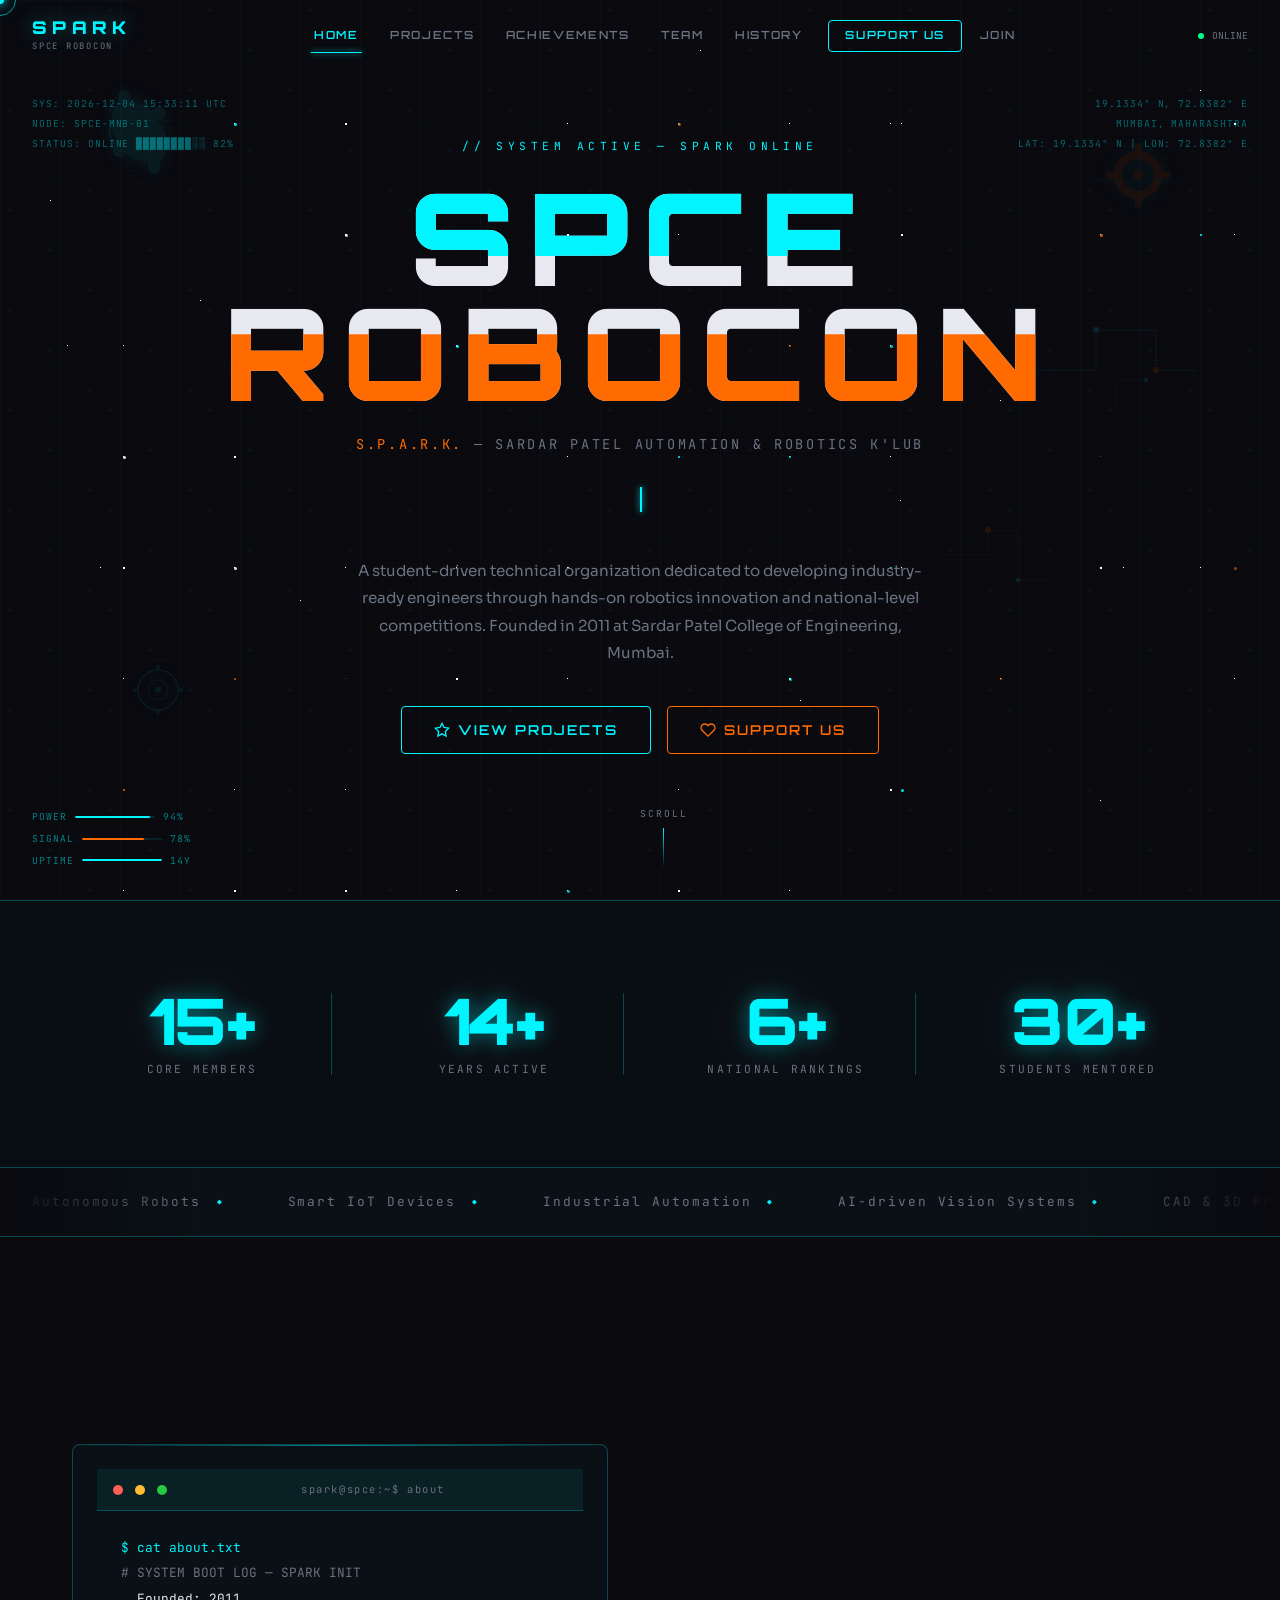
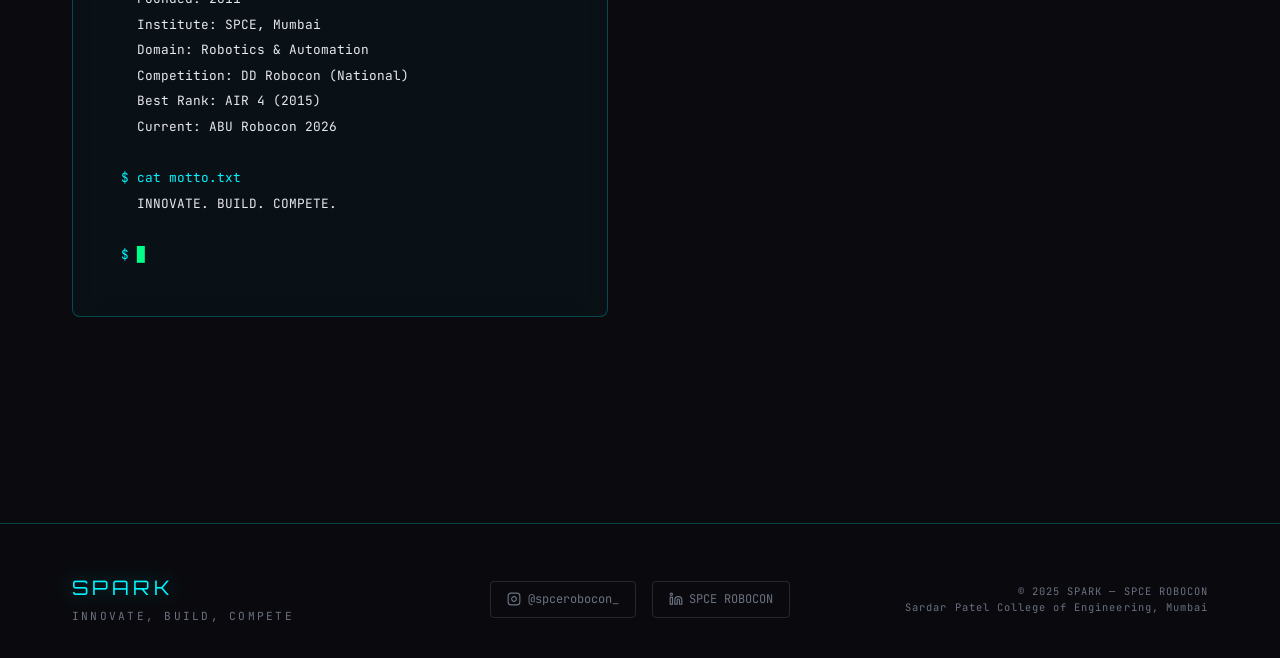
<file: index.html>
<!DOCTYPE html>
<html lang="en">
<head>
  <meta charset="UTF-8" />
  <meta name="viewport" content="width=device-width, initial-scale=1.0" />
  <title>SPCE ROBOCON</title>
  <meta name="description" content="SPARK — Sardar Patel Automation & Robotics K'lub. Robotics club of SPCE Mumbai. National-level competitors since 2011." />
  <meta property="og:title" content="SPCE ROBOCON" />
  <meta property="og:description" content="SPARK — Sardar Patel Automation & Robotics K'lub. Robotics club of SPCE Mumbai. National-level competitors since 2011." />
  <meta property="og:url" content="https://spcerobocon.tech" />
  <meta property="og:type" content="website" />
  <link rel="icon" type="image/svg+xml" href="assets/img/favicon.svg" />
  <link rel="stylesheet" href="assets/css/global.css" />
  <link rel="stylesheet" href="assets/css/nav.css" />
  <link rel="stylesheet" href="assets/css/index.css" />
</head>
<body>

  <!-- Loading Screen -->
  <div id="loading-screen">
    <div class="loading-logo">SPARK</div>
    <div class="circuit-loader"><div class="circuit-loader-bar"></div></div>
    <p class="loading-text">INITIALIZING SYSTEMS...</p>
  </div>

  <!-- Scroll Progress Bar -->
  <div id="scroll-progress"></div>

  <!-- Cursor -->
  <div id="cursor-dot"></div>
  <div id="cursor-ring"></div>

  <!-- Star Field -->
  <div class="star-field" aria-hidden="true">
    <div class="stars-layer stars-small"></div>
    <div class="stars-layer stars-medium"></div>
    <div class="stars-layer stars-large"></div>
  </div>

  <!-- Circuit Texture + Scanlines -->
  <div class="circuit-texture" aria-hidden="true"></div>
  <div class="scanlines" aria-hidden="true"></div>

  <!-- Easter Egg Robot -->
  <div id="spark-easter-egg" aria-hidden="true">🤖</div>

  <!-- ── Navigation ── -->
  <nav class="site-nav" role="navigation" aria-label="Main navigation">
    <div class="nav-inner">
      <a href="index.html" class="nav-logo" aria-label="SPARK Home">
        <span class="nav-logo-text">SPARK</span>
        <span class="nav-logo-sub">SPCE ROBOCON</span>
      </a>
      <div class="nav-links" role="list">
        <a href="index.html"        class="nav-link" role="listitem">Home</a>
        <a href="projects.html"     class="nav-link" role="listitem">Projects</a>
        <a href="achievements.html" class="nav-link" role="listitem">Achievements</a>
        <a href="team.html"         class="nav-link" role="listitem">Team</a>
        <a href="history.html"      class="nav-link" role="listitem">History</a>
        <a href="crowdfund.html"    class="nav-link nav-link-cta" role="listitem">Support Us</a>
        <a href="join.html"         class="nav-link" role="listitem">Join</a>
      </div>
      <div class="nav-hud-indicator">
        <div class="nav-hud-dot"></div>
        <span>ONLINE</span>
      </div>
      <button class="nav-hamburger" aria-label="Toggle menu" aria-expanded="false">
        <span></span><span></span><span></span>
      </button>
    </div>
    <!-- Mobile Menu -->
    <div class="nav-mobile" role="menu">
      <a href="index.html"        class="nav-link" role="menuitem">Home</a>
      <a href="projects.html"     class="nav-link" role="menuitem">Projects</a>
      <a href="achievements.html" class="nav-link" role="menuitem">Achievements</a>
      <a href="team.html"         class="nav-link" role="menuitem">Team</a>
      <a href="history.html"      class="nav-link" role="menuitem">History</a>
      <a href="crowdfund.html"    class="nav-link" role="menuitem">Support Us</a>
      <a href="join.html"         class="nav-link" role="menuitem">Join</a>
    </div>
  </nav>

  <!-- ── HERO SECTION ── -->
  <section class="hero" aria-label="Hero">
    <!-- Decorative floating gears -->
    <div class="hero-bg" aria-hidden="true">
      <!-- Gear 1 -->
      <svg class="hero-gear hero-gear-1" viewBox="0 0 100 100" fill="none" xmlns="http://www.w3.org/2000/svg">
        <path d="M50 15a5 5 0 0 1 5 5v5a25 25 0 0 1 17.68 7.32l4.33-2.5a5 5 0 0 1 6.83 1.83l0 0a5 5 0 0 1-1.83 6.83l-4.33 2.5A25 25 0 0 1 80 75v5a5 5 0 0 1-5 5H75a5 5 0 0 1-5-5V75a25 25 0 0 1-17.68-7.32l-4.33 2.5A5 5 0 0 1 41.17 68.35l0 0a5 5 0 0 1 1.83-6.83l4.33-2.5A25 25 0 0 1 45 25V20a5 5 0 0 1 5-5z" fill="#00F5FF"/>
        <circle cx="50" cy="50" r="12" stroke="#00F5FF" stroke-width="2" fill="none"/>
        <circle cx="50" cy="50" r="4" fill="#00F5FF"/>
      </svg>
      <!-- Gear 2 -->
      <svg class="hero-gear hero-gear-2" viewBox="0 0 100 100" fill="none" xmlns="http://www.w3.org/2000/svg">
        <path d="M50 20a30 30 0 1 1 0 60 30 30 0 0 1 0-60zm0 10a20 20 0 1 0 0 40 20 20 0 0 0 0-40z" fill="#FF6B00"/>
        <path d="M46 10h8v10h-8zM46 80h8v10h-8zM10 46v8h10v-8zM80 46v8h10v-8z" fill="#FF6B00"/>
        <circle cx="50" cy="50" r="6" fill="#FF6B00"/>
      </svg>
      <!-- Gear 3 -->
      <svg class="hero-gear hero-gear-3" viewBox="0 0 60 60" fill="none" xmlns="http://www.w3.org/2000/svg">
        <circle cx="30" cy="30" r="20" stroke="#00F5FF" stroke-width="1.5" fill="none"/>
        <circle cx="30" cy="30" r="10" stroke="#00F5FF" stroke-width="1" fill="none"/>
        <circle cx="30" cy="30" r="3" fill="#00F5FF"/>
        <line x1="30" y1="5" x2="30" y2="10" stroke="#00F5FF" stroke-width="3"/>
        <line x1="30" y1="50" x2="30" y2="55" stroke="#00F5FF" stroke-width="3"/>
        <line x1="5" y1="30" x2="10" y2="30" stroke="#00F5FF" stroke-width="3"/>
        <line x1="50" y1="30" x2="55" y2="30" stroke="#00F5FF" stroke-width="3"/>
      </svg>
      <!-- Circuit nodes -->
      <svg class="hero-circuit-node circuit-node-1" width="200" height="200" viewBox="0 0 200 200" fill="none">
        <path d="M20 100 h60 v-40 h60 v40 h40" stroke="#00F5FF" stroke-width="1" opacity="0.6"/>
        <circle cx="80" cy="60" r="3" fill="#00F5FF"/>
        <circle cx="140" cy="100" r="3" fill="#FF6B00"/>
        <path d="M100 140 v-30 h30" stroke="#00F5FF" stroke-width="1" opacity="0.4"/>
        <circle cx="130" cy="110" r="2" fill="#00F5FF"/>
      </svg>
      <svg class="hero-circuit-node circuit-node-2" width="150" height="150" viewBox="0 0 150 150" fill="none">
        <path d="M10 75 h40 v-25 h30 v50 h30" stroke="#FF6B00" stroke-width="1" opacity="0.5"/>
        <circle cx="50" cy="50" r="3" fill="#FF6B00"/>
        <circle cx="80" cy="100" r="2" fill="#00F5FF"/>
      </svg>
    </div>

    <!-- HUD Overlay -->
    <div class="hud-overlay" aria-hidden="true">
      <div class="hud-top-left">
        <div id="hud-time" class="coord-readout">SYS: LOADING...</div>
        <div class="coord-readout">NODE: SPCE-MNB-01</div>
        <div class="coord-readout">STATUS: ONLINE ████████░░ 82%</div>
      </div>
      <div class="hud-top-right">
        <div class="coord-readout">19.1334° N, 72.8382° E</div>
        <div class="coord-readout">MUMBAI, MAHARASHTRA</div>
        <div id="coord-readout" class="coord-readout">LAT: 00.00° | LON: 00.00°</div>
      </div>
      <div class="hud-bottom-left">
        <div class="status-bar">
          POWER <div class="status-bar-track"><div class="status-bar-fill" style="width:94%"></div></div> 94%
        </div>
        <div class="status-bar">
          SIGNAL <div class="status-bar-track"><div class="status-bar-fill" style="width:78%;background:var(--accent-orange);box-shadow:0 0 6px var(--accent-orange)"></div></div> 78%
        </div>
        <div class="status-bar">
          UPTIME <div class="status-bar-track"><div class="status-bar-fill" style="width:100%"></div></div> 14Y
        </div>
      </div>
    </div>

    <!-- Grid BG -->
    <div class="grid-bg" aria-hidden="true"></div>

    <!-- Hero Content -->
    <div class="hero-content">
      <div class="hero-label">// SYSTEM ACTIVE — SPARK ONLINE</div>

      <h1 class="hero-title">
        <span class="glitch" data-text="SPCE ROBOCON">SPCE ROBOCON</span>
      </h1>

      <p class="hero-sub-brand">
        <span>S.P.A.R.K.</span> — Sardar Patel Automation &amp; Robotics K'lub
      </p>

      <div class="hero-tagline" id="hero-tagline" aria-live="polite">
        <span class="typewriter-cursor"></span>
      </div>

      <p class="hero-blurb">
        A student-driven technical organization dedicated to developing industry-ready
        engineers through hands-on robotics innovation and national-level competitions.
        Founded in 2011 at Sardar Patel College of Engineering, Mumbai.
      </p>

      <div class="hero-ctas">
        <a href="projects.html" class="btn btn-primary" data-ag-magnetic>
          <svg width="16" height="16" viewBox="0 0 24 24" fill="none" stroke="currentColor" stroke-width="2"><polygon points="12 2 15.09 8.26 22 9.27 17 14.14 18.18 21.02 12 17.77 5.82 21.02 7 14.14 2 9.27 8.91 8.26 12 2"/></svg>
          View Projects
        </a>
        <a href="crowdfund.html" class="btn btn-secondary" data-ag-magnetic>
          <svg width="16" height="16" viewBox="0 0 24 24" fill="none" stroke="currentColor" stroke-width="2"><path d="M20.84 4.61a5.5 5.5 0 0 0-7.78 0L12 5.67l-1.06-1.06a5.5 5.5 0 0 0-7.78 7.78l1.06 1.06L12 21.23l7.78-7.78 1.06-1.06a5.5 5.5 0 0 0 0-7.78z"/></svg>
          Support Us
        </a>
      </div>
    </div>

    <!-- Scroll Hint -->
    <div class="scroll-hint" aria-hidden="true">
      <span>SCROLL</span>
      <div class="scroll-arrow"></div>
    </div>
  </section>

  <!-- ── STAT COUNTERS ── -->
  <section class="stats-section" aria-label="Statistics">
    <div class="container">
      <div class="stats-grid">
        <div class="stat-item" data-ag-fade-up>
          <span class="stat-number" data-countup="25" data-suffix="+">25+</span>
          <span class="stat-label">Core Members</span>
        </div>
        <div class="stat-item" data-ag-fade-up data-ag-delay="100">
          <span class="stat-number" data-countup="14" data-suffix="+">14+</span>
          <span class="stat-label">Years Active</span>
        </div>
        <div class="stat-item" data-ag-fade-up data-ag-delay="200">
          <span class="stat-number" data-countup="6" data-suffix="+">6+</span>
          <span class="stat-label">National Rankings</span>
        </div>
        <div class="stat-item" data-ag-fade-up data-ag-delay="300">
          <span class="stat-number" data-countup="100" data-suffix="+">100+</span>
          <span class="stat-label">Students Mentored</span>
        </div>
      </div>
    </div>
  </section>

  <!-- ── FOCUS AREAS TICKER ── -->
  <div class="ticker-section" aria-label="Focus areas">
    <div class="ticker-fade-left"></div>
    <div class="ticker-fade-right"></div>
    <div class="marquee-wrapper">
      <div class="marquee-track">
        <span class="marquee-item">Autonomous Robots</span>
        <span class="marquee-item">Smart IoT Devices</span>
        <span class="marquee-item">Industrial Automation</span>
        <span class="marquee-item">AI-driven Vision Systems</span>
        <span class="marquee-item">CAD &amp; 3D Printing</span>
        <span class="marquee-item">PCB Design</span>
        <span class="marquee-item">CNC Machining</span>
        <span class="marquee-item">Control Systems</span>
        <span class="marquee-item">Embedded Electronics</span>
        <!-- Duplicate for seamless loop -->
        <span class="marquee-item">Autonomous Robots</span>
        <span class="marquee-item">Smart IoT Devices</span>
        <span class="marquee-item">Industrial Automation</span>
        <span class="marquee-item">AI-driven Vision Systems</span>
        <span class="marquee-item">CAD &amp; 3D Printing</span>
        <span class="marquee-item">PCB Design</span>
        <span class="marquee-item">CNC Machining</span>
        <span class="marquee-item">Control Systems</span>
        <span class="marquee-item">Embedded Electronics</span>
      </div>
    </div>
  </div>

  <!-- ── ABOUT SECTION ── -->
  <section class="about-section section" aria-label="About SPARK">
    <div class="container">
      <div class="about-grid">
        <!-- Terminal -->
        <div class="about-terminal glass-card" data-ag-slide-left>
          <div class="terminal-titlebar">
            <span class="terminal-dot red"></span>
            <span class="terminal-dot yellow"></span>
            <span class="terminal-dot green"></span>
            <span class="terminal-title">spark@spce:~$ about</span>
          </div>
          <div class="terminal-body">
            <div><span class="prompt">$ </span><span class="text-cyan">cat about.txt</span></div>
            <div class="comment"># SYSTEM BOOT LOG — SPARK INIT</div>
            <div class="output">Founded: 2011</div>
            <div class="output">Institute: SPCE, Mumbai</div>
            <div class="output">Domain: Robotics &amp; Automation</div>
            <div class="output">Competition: DD Robocon (National)</div>
            <div class="output">Best Rank: AIR 4 (2015)</div>
            <div class="output">Current: ABU Robocon 2026</div>
            <div>&nbsp;</div>
            <div><span class="prompt">$ </span><span class="text-cyan">cat motto.txt</span></div>
            <div class="output text-cyan">INNOVATE. BUILD. COMPETE.</div>
            <div>&nbsp;</div>
            <div><span class="prompt">$ </span><span class="text-green">█</span></div>
          </div>
        </div>

        <!-- About text -->
        <div class="about-text-block" data-ag-slide-right>
          <div class="section-label">About SPARK</div>
          <h2 class="section-title" style="margin-bottom:1.5rem;">
            Engineering the <span class="highlight">Future</span><br/>of Robotics
          </h2>
          <p>
            SPARK is more than a robotics club — it's a launchpad for the next generation
            of engineers. We participate in DD Robocon, India's most prestigious robotics
            competition, where the winning team earns the right to represent India at the
            ABU Asia Pacific Robotics Competition.
          </p>
          <p>
            From circuit boards to autonomous systems, from CAD drawings to CNC machined
            parts — every skill matters. Our team combines mechanical excellence, electrical
            precision, and intelligent software to build robots that compete at the national level.
          </p>
          <div style="display:flex;gap:1rem;flex-wrap:wrap;margin-top:1.5rem;">
            <span class="tag tag-cyan">Mechanical Design</span>
            <span class="tag tag-orange">Electronics</span>
            <span class="tag tag-gold">CAD / CAM</span>
            <span class="tag tag-green">Coding & AI</span>
            <span class="tag tag-purple">Management</span>
          </div>
          <a href="team.html" class="btn btn-primary" style="margin-top:2rem;" data-ag-magnetic>
            Meet the Team →
          </a>
        </div>
      </div>
    </div>
  </section>

  <!-- ── FOOTER ── -->
  <footer class="site-footer">
    <div class="footer-inner">
      <div>
        <div class="footer-logo">SPARK</div>
        <div class="footer-tagline">INNOVATE, BUILD, COMPETE</div>
      </div>
      <div class="footer-socials">
        <a href="https://www.instagram.com/spcerobocon_/" class="footer-social-link" target="_blank" rel="noopener" aria-label="Instagram">
          <svg width="14" height="14" viewBox="0 0 24 24" fill="none" stroke="currentColor" stroke-width="2"><rect x="2" y="2" width="20" height="20" rx="5" ry="5"/><path d="M16 11.37A4 4 0 1 1 12.63 8 4 4 0 0 1 16 11.37z"/><line x1="17.5" y1="6.5" x2="17.51" y2="6.5"/></svg>
          @spcerobocon_
        </a>
        <a href="https://linkedin.com/company/spce-robocon" class="footer-social-link" target="_blank" rel="noopener" aria-label="LinkedIn">
          <svg width="14" height="14" viewBox="0 0 24 24" fill="none" stroke="currentColor" stroke-width="2"><path d="M16 8a6 6 0 0 1 6 6v7h-4v-7a2 2 0 0 0-2-2 2 2 0 0 0-2 2v7h-4v-7a6 6 0 0 1 6-6z"/><rect x="2" y="9" width="4" height="12"/><circle cx="4" cy="4" r="2"/></svg>
          SPCE ROBOCON
        </a>
      </div>
      <div class="footer-copy">
        © 2025 SPARK — SPCE ROBOCON<br/>
        Sardar Patel College of Engineering, Mumbai
      </div>
    </div>
  </footer>

  <!-- Scripts -->
  <script src="https://cdn.antigravity.dev/ag.js"></script>
  <script src="assets/js/nav.js"></script>
  <script src="assets/js/cursor.js"></script>
  <script src="assets/js/index.js"></script>
</body>
</html>
</file>
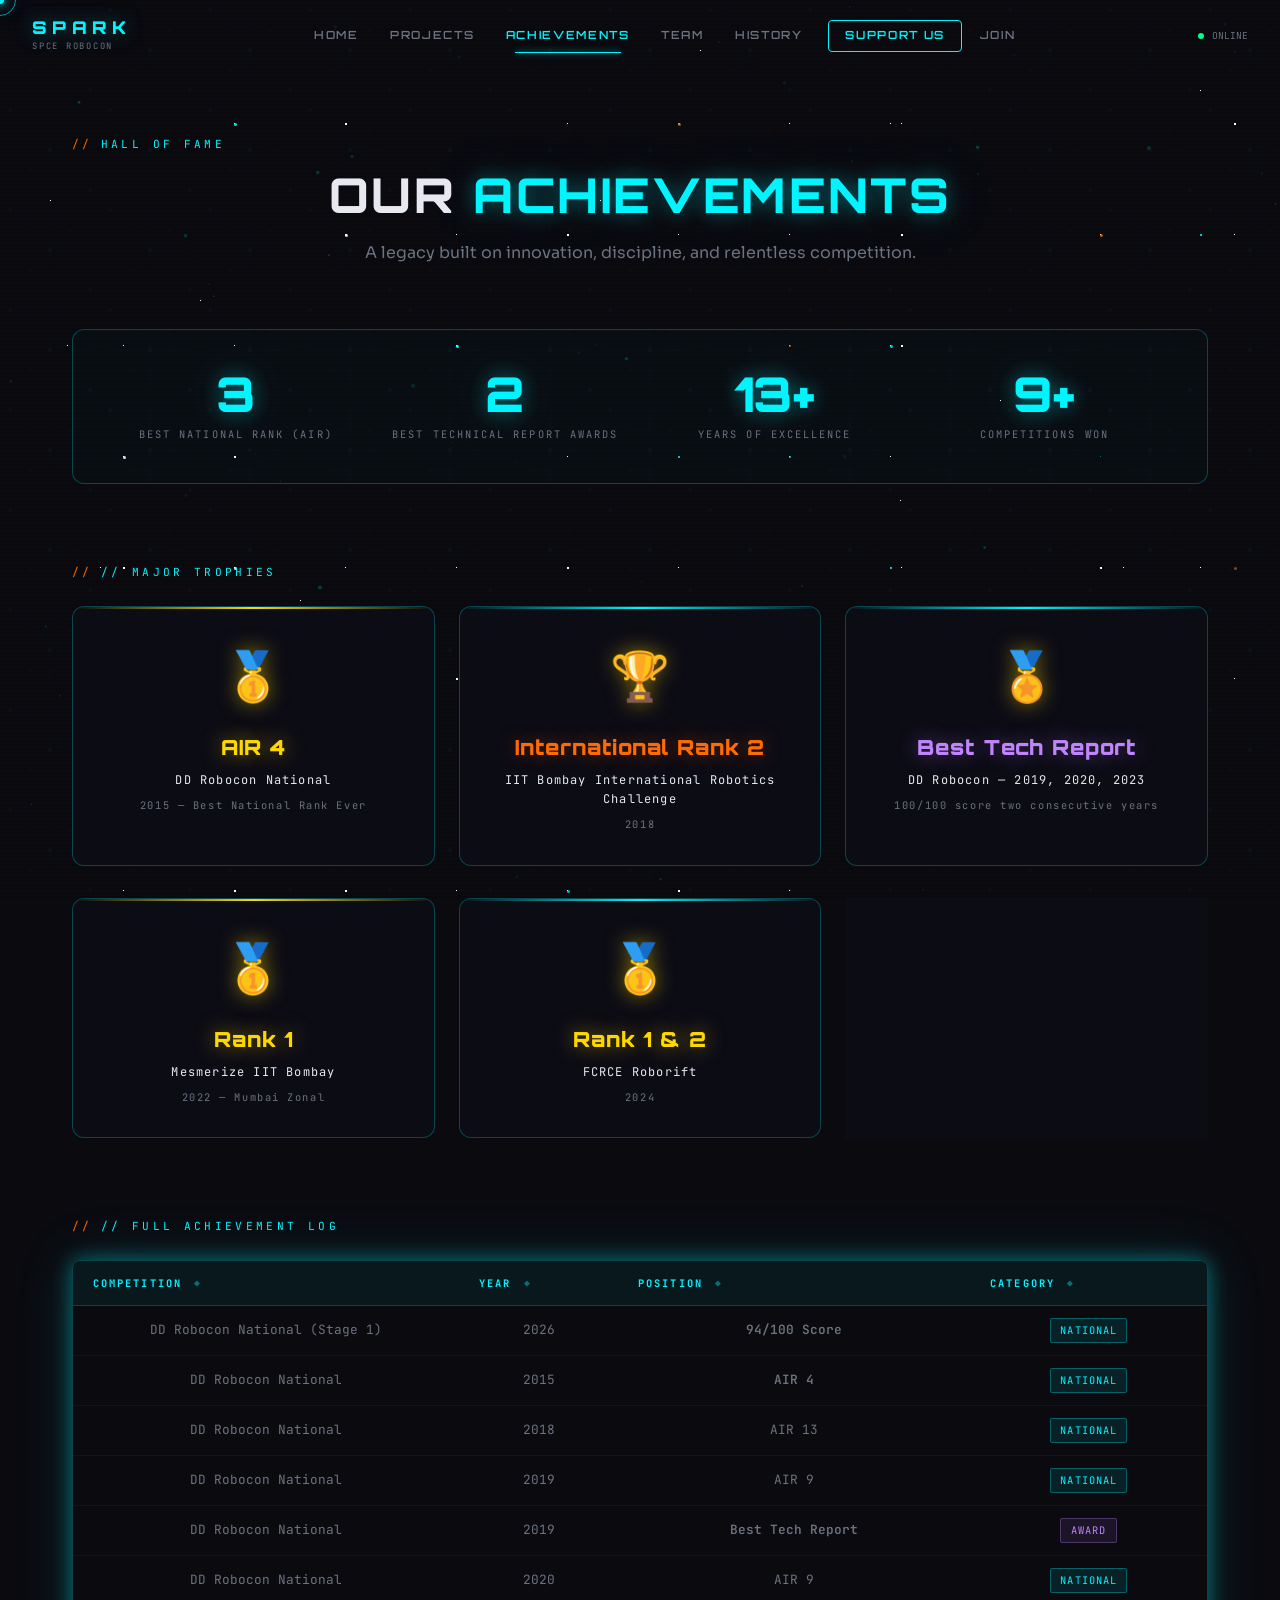
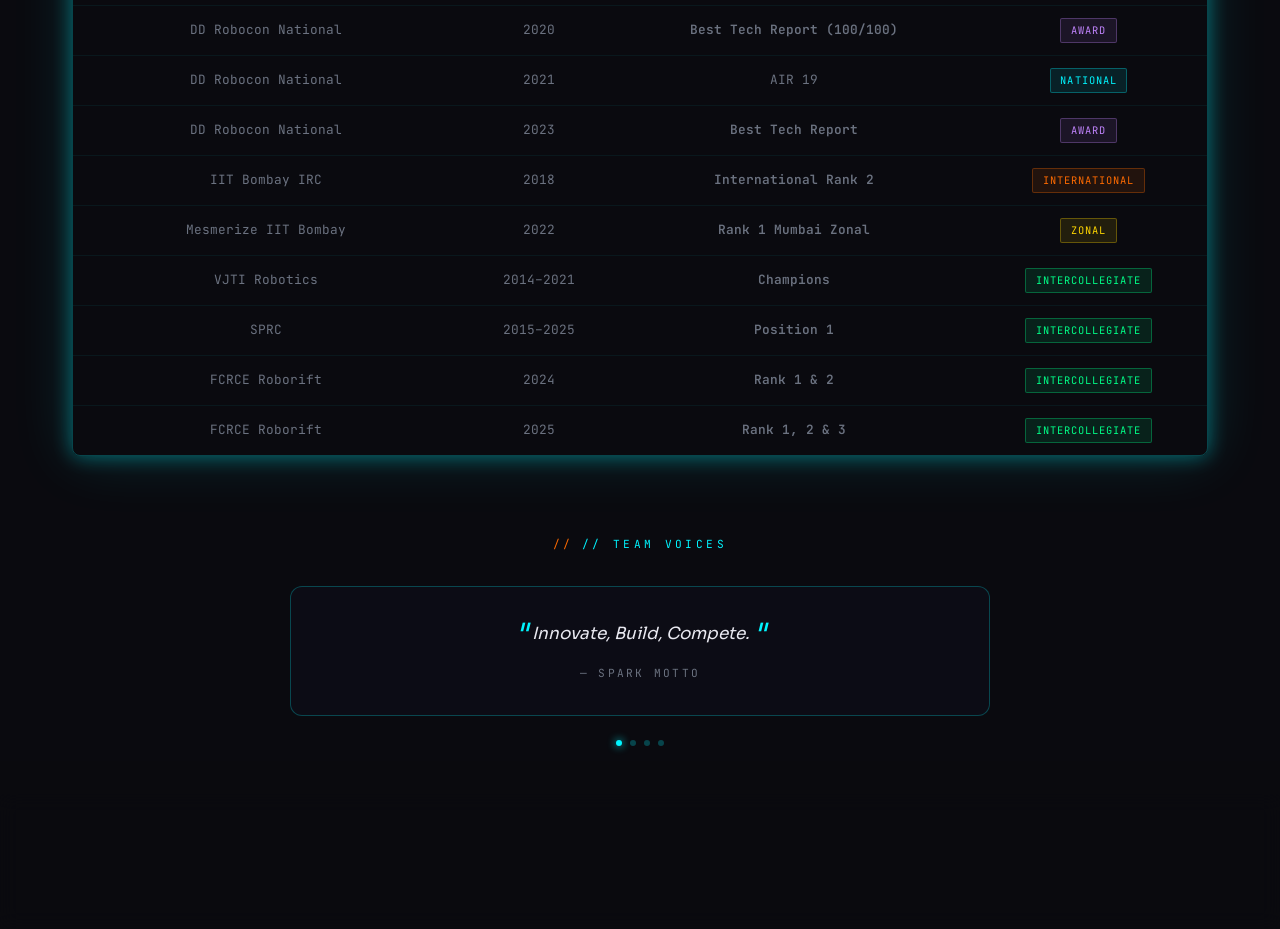
<file: achievements.html>
<!DOCTYPE html>
<html lang="en">
<head>
  <meta charset="UTF-8" />
  <meta name="viewport" content="width=device-width, initial-scale=1.0" />
  <title>Achievements | SPCE ROBOCON — SPARK</title>
  <meta name="description" content="SPARK's awards and milestones — from AIR 4 at DD Robocon to International championships." />
  <meta property="og:title" content="SPCE ROBOCON | SPARK — Innovate, Build, Compete" />
  <meta property="og:description" content="SPARK — Sardar Patel Automation & Robotics K'lub. National-level competitors since 2011." />
  <meta property="og:url" content="https://spcerobocon.tech/achievements.html" />
  <link rel="icon" type="image/svg+xml" href="assets/img/favicon.svg" />
  <link rel="stylesheet" href="assets/css/global.css" />
  <link rel="stylesheet" href="assets/css/nav.css" />
  <link rel="stylesheet" href="assets/css/achievements.css" />
</head>
<body>
  <canvas id="particle-canvas"></canvas>
  <div id="loading-screen">
    <div class="loading-logo">SPARK</div>
    <div class="circuit-loader"><div class="circuit-loader-bar"></div></div>
    <p class="loading-text">LOADING ACHIEVEMENT LOG...</p>
  </div>
  <div id="scroll-progress"></div>
  <div id="cursor-dot"></div>
  <div id="cursor-ring"></div>
  <div class="star-field" aria-hidden="true">
    <div class="stars-layer stars-small"></div>
    <div class="stars-layer stars-medium"></div>
    <div class="stars-layer stars-large"></div>
  </div>
  <div class="circuit-texture" aria-hidden="true"></div>
  <div class="scanlines" aria-hidden="true"></div>
  <div id="spark-easter-egg" aria-hidden="true">🤖</div>

  <nav class="site-nav">
    <div class="nav-inner">
      <a href="index.html" class="nav-logo">
        <span class="nav-logo-text">SPARK</span>
        <span class="nav-logo-sub">SPCE ROBOCON</span>
      </a>
      <div class="nav-links">
        <a href="index.html"        class="nav-link">Home</a>
        <a href="projects.html"     class="nav-link">Projects</a>
        <a href="achievements.html" class="nav-link">Achievements</a>
        <a href="team.html"         class="nav-link">Team</a>
        <a href="history.html"      class="nav-link">History</a>
        <a href="crowdfund.html"    class="nav-link nav-link-cta">Support Us</a>
        <a href="join.html"         class="nav-link">Join</a>
      </div>
      <div class="nav-hud-indicator"><div class="nav-hud-dot"></div><span>ONLINE</span></div>
      <button class="nav-hamburger" aria-label="Toggle menu"><span></span><span></span><span></span></button>
    </div>
    <div class="nav-mobile">
      <a href="index.html"        class="nav-link">Home</a>
      <a href="projects.html"     class="nav-link">Projects</a>
      <a href="achievements.html" class="nav-link">Achievements</a>
      <a href="team.html"         class="nav-link">Team</a>
      <a href="history.html"      class="nav-link">History</a>
      <a href="crowdfund.html"    class="nav-link">Support Us</a>
      <a href="join.html"         class="nav-link">Join</a>
    </div>
  </nav>

  <section class="achievements-hero section">
    <div class="container">
      <div class="section-header">
        <div class="section-label">Hall of Fame</div>
        <h1 class="section-title">Our <span class="highlight">Achievements</span></h1>
        <p style="color:var(--text-muted);margin-top:1rem;">A legacy built on innovation, discipline, and relentless competition.</p>
      </div>

      <!-- ── STAT COUNTERS ── -->
      <div class="achieve-stats" data-ag-fade-up>
        <div class="achieve-stat">
          <span class="achieve-stat-number" data-countup="4" data-suffix="">4</span>
          <span class="achieve-stat-label">Best National Rank (AIR)</span>
        </div>
        <div class="achieve-stat">
          <span class="achieve-stat-number" data-countup="3" data-suffix="">3</span>
          <span class="achieve-stat-label">Best Technical Report Awards</span>
        </div>
        <div class="achieve-stat">
          <span class="achieve-stat-number" data-countup="14" data-suffix="+">14+</span>
          <span class="achieve-stat-label">Years of Excellence</span>
        </div>
        <div class="achieve-stat">
          <span class="achieve-stat-number" data-countup="10" data-suffix="+">10+</span>
          <span class="achieve-stat-label">Competitions Won</span>
        </div>
      </div>

      <!-- ── TROPHY CARDS ── -->
      <div class="trophy-section">
        <div class="section-label" style="margin-bottom:1.5rem;">// Major Trophies</div>
        <div class="trophy-grid">
          <div class="trophy-card gold-card" data-ag-stagger>
            <span class="trophy-emoji">🥇</span>
            <div class="trophy-rank">AIR 4</div>
            <div class="trophy-event">DD Robocon National</div>
            <div class="trophy-year">2015 — Best National Rank Ever</div>
          </div>
          <div class="trophy-card" data-ag-stagger>
            <span class="trophy-emoji">🏆</span>
            <div class="trophy-rank" style="color:var(--accent-orange);text-shadow:var(--glow-orange);">International Rank 2</div>
            <div class="trophy-event">IIT Bombay International Robotics Challenge</div>
            <div class="trophy-year">2018</div>
          </div>
          <div class="trophy-card" data-ag-stagger>
            <span class="trophy-emoji">🏅</span>
            <div class="trophy-rank" style="color:var(--accent-purple);text-shadow:0 0 20px rgba(192,132,252,0.4);">Best Tech Report</div>
            <div class="trophy-event">DD Robocon — 2019, 2020, 2023</div>
            <div class="trophy-year">100/100 score two consecutive years</div>
          </div>
        </div>
        <div class="trophy-grid-bottom" style="margin-top:1.5rem;">
          <div class="trophy-card gold-card" data-ag-stagger>
            <span class="trophy-emoji">🥇</span>
            <div class="trophy-rank">Rank 1</div>
            <div class="trophy-event">Mesmerize IIT Bombay</div>
            <div class="trophy-year">2022 — Mumbai Zonal</div>
          </div>
          <div class="trophy-card" data-ag-stagger>
            <span class="trophy-emoji">🥇</span>
            <div class="trophy-rank">Rank 1 &amp; 2</div>
            <div class="trophy-event">FCRCE Roborift</div>
            <div class="trophy-year">2024</div>
          </div>
          <div class="trophy-card gold-card" data-ag-stagger>
            <span class="trophy-emoji">🥇</span>
            <div class="trophy-rank">Rank 1, 2 &amp; 3</div>
            <div class="trophy-event">FCRCE Roborift + SPRC Champions</div>
            <div class="trophy-year">2025 — Complete Podium Sweep</div>
          </div>
        </div>
      </div>

      <!-- ── FULL TABLE ── -->
      <div class="table-section" data-ag-fade-up>
        <div class="section-label" style="margin-bottom:1.5rem;">// Full Achievement Log</div>
        <div class="achievements-table-wrapper">
          <table class="achievements-table" id="achievements-table">
            <thead>
              <tr>
                <th class="sortable" data-col="0">Competition <span class="sort-indicator"></span></th>
                <th class="sortable" data-col="1">Year <span class="sort-indicator"></span></th>
                <th class="sortable" data-col="2">Position <span class="sort-indicator"></span></th>
                <th class="sortable" data-col="3">Category <span class="sort-indicator"></span></th>
              </tr>
            </thead>
            <tbody>
              <tr><td>DD Robocon National (Stage 1)</td><td>2026</td><td class="achievement-position achievement-national">94/100 Score</td><td><span class="tag tag-cyan">National</span></td></tr>
              <tr><td>DD Robocon National</td><td>2015</td><td class="achievement-position achievement-national">AIR 4</td><td><span class="tag tag-cyan">National</span></td></tr>
              <tr><td>DD Robocon National</td><td>2018</td><td class="achievement-national">AIR 13</td><td><span class="tag tag-cyan">National</span></td></tr>
              <tr><td>DD Robocon National</td><td>2019</td><td class="achievement-national">AIR 9</td><td><span class="tag tag-cyan">National</span></td></tr>
              <tr><td>DD Robocon National</td><td>2019</td><td class="achievement-award">Best Tech Report</td><td><span class="tag tag-purple">Award</span></td></tr>
              <tr><td>DD Robocon National</td><td>2020</td><td class="achievement-national">AIR 9</td><td><span class="tag tag-cyan">National</span></td></tr>
              <tr><td>DD Robocon National</td><td>2020</td><td class="achievement-award">Best Tech Report (100/100)</td><td><span class="tag tag-purple">Award</span></td></tr>
              <tr><td>DD Robocon National</td><td>2021</td><td class="achievement-national">AIR 19</td><td><span class="tag tag-cyan">National</span></td></tr>
              <tr><td>DD Robocon National</td><td>2023</td><td class="achievement-award">Best Tech Report</td><td><span class="tag tag-purple">Award</span></td></tr>
              <tr><td>IIT Bombay IRC</td><td>2018</td><td class="achievement-position achievement-intl">International Rank 2</td><td><span class="tag tag-orange">International</span></td></tr>
              <tr><td>Mesmerize IIT Bombay</td><td>2022</td><td class="achievement-position achievement-national">Rank 1 Mumbai Zonal</td><td><span class="tag tag-gold">Zonal</span></td></tr>
              <tr><td>VJTI Robotics</td><td>2014–2021</td><td class="achievement-position">Champions</td><td><span class="tag tag-green">Intercollegiate</span></td></tr>
              <tr><td>SPRC</td><td>2015–2025</td><td class="achievement-position">Position 1</td><td><span class="tag tag-green">Intercollegiate</span></td></tr>
              <tr><td>FCRCE Roborift</td><td>2024</td><td class="achievement-position">Rank 1 &amp; 2</td><td><span class="tag tag-green">Intercollegiate</span></td></tr>
              <tr><td>FCRCE Roborift</td><td>2025</td><td class="achievement-position">Rank 1, 2 &amp; 3</td><td><span class="tag tag-green">Intercollegiate</span></td></tr>
            </tbody>
          </table>
        </div>
      </div>

      <!-- ── QUOTE CAROUSEL ── -->
      <div class="quotes-section" data-ag-fade-up>
        <div class="section-label" style="justify-content:center;margin-bottom:0;">// Team Voices</div>
        <div class="quote-carousel">
          <div class="quote-slide active">
            <div class="quote-text">Innovate, Build, Compete.</div>
            <div class="quote-author">— SPARK Motto</div>
          </div>
          <div class="quote-slide">
            <div class="quote-text">We do not only construct robots; we create the engineers leading the next industrial revolution.</div>
            <div class="quote-author">— SPARK Team</div>
          </div>
          <div class="quote-slide">
            <div class="quote-text">Your support will be the wind under our wings.</div>
            <div class="quote-author">— SPARK to Alumni &amp; Sponsors</div>
          </div>
          <div class="quote-slide">
            <div class="quote-text">One Team, One Dream.</div>
            <div class="quote-author">— SPARK Creed</div>
          </div>
        </div>
        <div class="quote-dots">
          <div class="quote-dot active"></div>
          <div class="quote-dot"></div>
          <div class="quote-dot"></div>
          <div class="quote-dot"></div>
        </div>
      </div>

    </div>
  </section>

  <!-- Footer -->
  <footer class="site-footer">
    <div class="footer-inner">
      <div>
        <div class="footer-logo">SPARK</div>
        <div class="footer-tagline">INNOVATE, BUILD, COMPETE</div>
      </div>
      <div class="footer-socials">
        <a href="https://www.instagram.com/spcerobocon_/" class="footer-social-link" target="_blank" rel="noopener">
          <svg width="14" height="14" viewBox="0 0 24 24" fill="none" stroke="currentColor" stroke-width="2"><rect x="2" y="2" width="20" height="20" rx="5" ry="5"/><path d="M16 11.37A4 4 0 1 1 12.63 8 4 4 0 0 1 16 11.37z"/><line x1="17.5" y1="6.5" x2="17.51" y2="6.5"/></svg>
          @spcerobocon_
        </a>
        <a href="https://linkedin.com/company/spce-robocon" class="footer-social-link" target="_blank" rel="noopener">
          <svg width="14" height="14" viewBox="0 0 24 24" fill="none" stroke="currentColor" stroke-width="2"><path d="M16 8a6 6 0 0 1 6 6v7h-4v-7a2 2 0 0 0-2-2 2 2 0 0 0-2 2v7h-4v-7a6 6 0 0 1 6-6z"/><rect x="2" y="9" width="4" height="12"/><circle cx="4" cy="4" r="2"/></svg>
          SPCE ROBOCON
        </a>
      </div>
      <div class="footer-copy">© 2025 SPARK — SPCE ROBOCON</div>
    </div>
  </footer>

  <script src="https://cdn.antigravity.dev/ag.js"></script>
  <script src="assets/js/nav.js"></script>
  <script src="assets/js/cursor.js"></script>
  <script src="assets/js/achievements.js"></script>
</body>
</html>
</file>
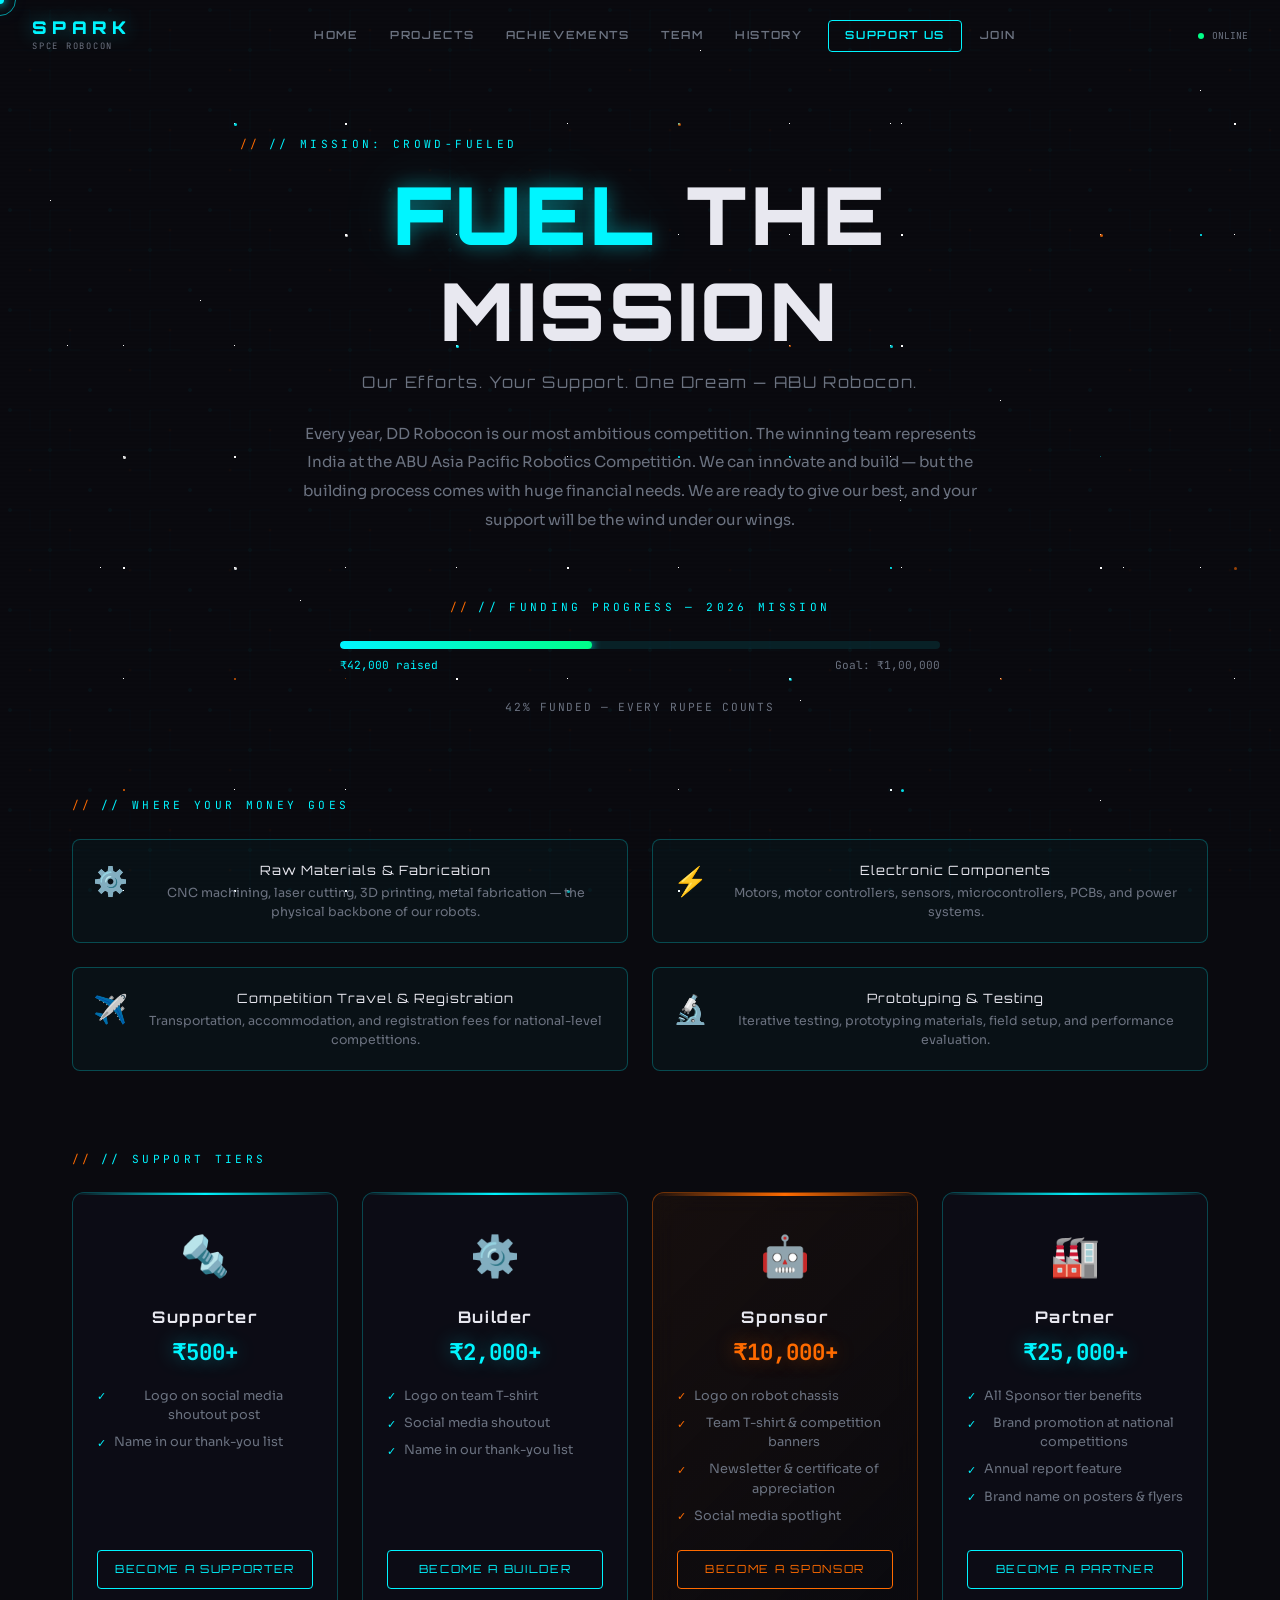
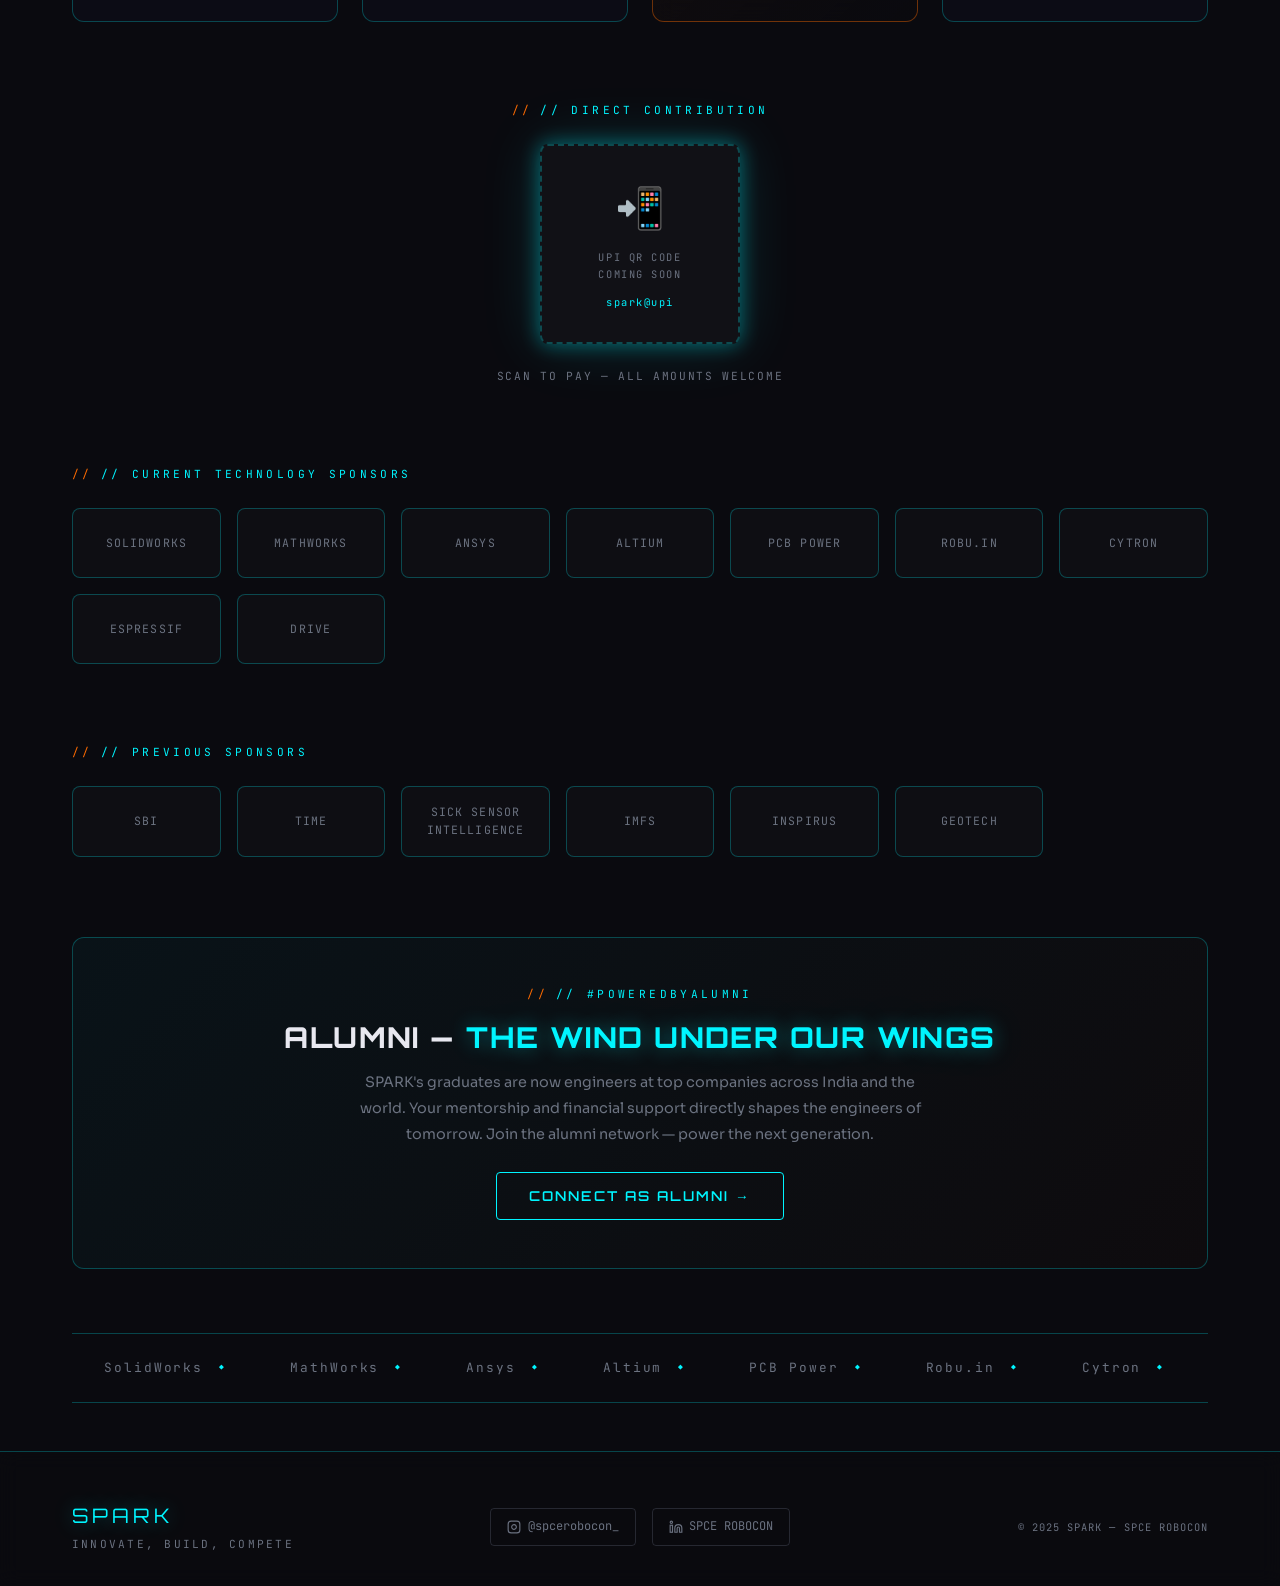
<file: crowdfund.html>
<!DOCTYPE html>
<html lang="en">
<head>
  <meta charset="UTF-8" />
  <meta name="viewport" content="width=device-width, initial-scale=1.0" />
  <title>Support SPARK | SPCE ROBOCON — Crowdfunding</title>
  <meta name="description" content="Support SPARK's journey to ABU Robocon 2026. Fuel the mission — every contribution brings us closer to India's international stage." />
  <meta property="og:title" content="SPCE ROBOCON | SPARK — Innovate, Build, Compete" />
  <meta property="og:description" content="SPARK — Sardar Patel Automation & Robotics K'lub. National-level competitors since 2011." />
  <meta property="og:url" content="https://spcerobocon.tech/crowdfund.html" />
  <link rel="icon" type="image/svg+xml" href="assets/img/favicon.svg" />
  <link rel="stylesheet" href="assets/css/global.css" />
  <link rel="stylesheet" href="assets/css/nav.css" />
  <link rel="stylesheet" href="assets/css/crowdfund.css" />
</head>
<body>
  <div id="loading-screen">
    <div class="loading-logo">SPARK</div>
    <div class="circuit-loader"><div class="circuit-loader-bar"></div></div>
    <p class="loading-text">INITIALIZING SUPPORT PORTAL...</p>
  </div>
  <div id="scroll-progress"></div>
  <div id="cursor-dot"></div>
  <div id="cursor-ring"></div>
  <div class="star-field" aria-hidden="true">
    <div class="stars-layer stars-small"></div>
    <div class="stars-layer stars-medium"></div>
    <div class="stars-layer stars-large"></div>
  </div>
  <div class="circuit-texture" aria-hidden="true"></div>
  <div class="scanlines" aria-hidden="true"></div>
  <div id="spark-easter-egg" aria-hidden="true">🤖</div>

  <nav class="site-nav">
    <div class="nav-inner">
      <a href="index.html" class="nav-logo">
        <span class="nav-logo-text">SPARK</span>
        <span class="nav-logo-sub">SPCE ROBOCON</span>
      </a>
      <div class="nav-links">
        <a href="index.html"        class="nav-link">Home</a>
        <a href="projects.html"     class="nav-link">Projects</a>
        <a href="achievements.html" class="nav-link">Achievements</a>
        <a href="team.html"         class="nav-link">Team</a>
        <a href="history.html"      class="nav-link">History</a>
        <a href="crowdfund.html"    class="nav-link nav-link-cta">Support Us</a>
        <a href="join.html"         class="nav-link">Join</a>
      </div>
      <div class="nav-hud-indicator"><div class="nav-hud-dot"></div><span>ONLINE</span></div>
      <button class="nav-hamburger" aria-label="Toggle menu"><span></span><span></span><span></span></button>
    </div>
    <div class="nav-mobile">
      <a href="index.html"        class="nav-link">Home</a>
      <a href="projects.html"     class="nav-link">Projects</a>
      <a href="achievements.html" class="nav-link">Achievements</a>
      <a href="team.html"         class="nav-link">Team</a>
      <a href="history.html"      class="nav-link">History</a>
      <a href="crowdfund.html"    class="nav-link">Support Us</a>
      <a href="join.html"         class="nav-link">Join</a>
    </div>
  </nav>

  <!-- Crowdfund Hero -->
  <section class="crowdfund-hero section">
    <div class="container">
      <div class="section-header" style="max-width:800px;margin:0 auto 4rem;">
        <div class="section-label">// MISSION: CROWD-FUELED</div>
        <h1 class="crowdfund-hero-title"><span class="highlight">FUEL</span> THE MISSION</h1>
        <p style="font-family:var(--font-heading);font-size:1rem;color:var(--text-muted);letter-spacing:0.1em;margin-bottom:1.5rem;">
          Our Efforts. Your Support. One Dream — ABU Robocon.
        </p>
        <p style="color:var(--text-muted);font-size:0.95rem;line-height:1.9;max-width:680px;margin:0 auto;">
          Every year, DD Robocon is our most ambitious competition. The winning team represents India at the
          ABU Asia Pacific Robotics Competition. We can innovate and build — but the building process comes
          with huge financial needs. We are ready to give our best, and your support will be the wind under our wings.
        </p>
      </div>

      <!-- Progress Bar -->
      <div class="progress-section" data-ag-fade-up>
        <div class="section-label" style="justify-content:center;margin-bottom:1.5rem;">// Funding Progress — 2026 Mission</div>
        <div class="progress-bar-wrapper">
          <div class="progress-bar-track">
            <div class="progress-bar-fill" id="progress-fill"></div>
          </div>
          <div class="progress-label">
            <span class="text-cyan">₹42,000 raised</span>
            <span>Goal: ₹1,00,000</span>
          </div>
        </div>
        <p style="font-family:var(--font-mono);font-size:0.7rem;color:var(--text-muted);margin-top:0.5rem;letter-spacing:0.15em;">42% FUNDED — EVERY RUPEE COUNTS</p>
      </div>

      <!-- Use of Funds -->
      <div style="margin-bottom:5rem;" data-ag-fade-up>
        <div class="section-label" style="margin-bottom:1.5rem;">// Where Your Money Goes</div>
        <div class="funds-grid">
          <div class="fund-item">
            <div class="fund-icon">⚙️</div>
            <div>
              <div class="fund-title">Raw Materials &amp; Fabrication</div>
              <div class="fund-desc">CNC machining, laser cutting, 3D printing, metal fabrication — the physical backbone of our robots.</div>
            </div>
          </div>
          <div class="fund-item">
            <div class="fund-icon">⚡</div>
            <div>
              <div class="fund-title">Electronic Components</div>
              <div class="fund-desc">Motors, motor controllers, sensors, microcontrollers, PCBs, and power systems.</div>
            </div>
          </div>
          <div class="fund-item">
            <div class="fund-icon">✈️</div>
            <div>
              <div class="fund-title">Competition Travel &amp; Registration</div>
              <div class="fund-desc">Transportation, accommodation, and registration fees for national-level competitions.</div>
            </div>
          </div>
          <div class="fund-item">
            <div class="fund-icon">🔬</div>
            <div>
              <div class="fund-title">Prototyping &amp; Testing</div>
              <div class="fund-desc">Iterative testing, prototyping materials, field setup, and performance evaluation.</div>
            </div>
          </div>
        </div>
      </div>

      <!-- Funding Tiers -->
      <div style="margin-bottom:5rem;">
        <div class="section-label" style="margin-bottom:1.5rem;">// Support Tiers</div>
        <div class="tiers-grid">
          <!-- Supporter -->
          <div class="tier-card" data-ag-stagger>
            <div class="tier-icon">🔩</div>
            <div class="tier-name">Supporter</div>
            <div class="tier-amount">₹500+</div>
            <ul class="tier-perks">
              <li>Logo on social media shoutout post</li>
              <li>Name in our thank-you list</li>
            </ul>
            <a href="mailto:spcerobocon@gmail.com?subject=Supporter%20Tier%20Sponsorship" class="tier-cta">Become a Supporter</a>
          </div>
          <!-- Builder -->
          <div class="tier-card" data-ag-stagger>
            <div class="tier-icon">⚙️</div>
            <div class="tier-name">Builder</div>
            <div class="tier-amount">₹2,000+</div>
            <ul class="tier-perks">
              <li>Logo on team T-shirt</li>
              <li>Social media shoutout</li>
              <li>Name in our thank-you list</li>
            </ul>
            <a href="mailto:spcerobocon@gmail.com?subject=Builder%20Tier%20Sponsorship" class="tier-cta">Become a Builder</a>
          </div>
          <!-- Sponsor -->
          <div class="tier-card featured" data-ag-stagger>
            <div class="tier-icon">🤖</div>
            <div class="tier-name">Sponsor</div>
            <div class="tier-amount">₹10,000+</div>
            <ul class="tier-perks">
              <li>Logo on robot chassis</li>
              <li>Team T-shirt &amp; competition banners</li>
              <li>Newsletter &amp; certificate of appreciation</li>
              <li>Social media spotlight</li>
            </ul>
            <a href="mailto:spcerobocon@gmail.com?subject=Sponsor%20Tier%20Sponsorship" class="tier-cta">Become a Sponsor</a>
          </div>
          <!-- Partner -->
          <div class="tier-card" data-ag-stagger>
            <div class="tier-icon">🏭</div>
            <div class="tier-name">Partner</div>
            <div class="tier-amount">₹25,000+</div>
            <ul class="tier-perks">
              <li>All Sponsor tier benefits</li>
              <li>Brand promotion at national competitions</li>
              <li>Annual report feature</li>
              <li>Brand name on posters &amp; flyers</li>
            </ul>
            <a href="mailto:spcerobocon@gmail.com?subject=Partner%20Tier%20Sponsorship" class="tier-cta">Become a Partner</a>
          </div>
        </div>
      </div>

      <!-- UPI QR -->
      <div class="upi-section" data-ag-fade-up>
        <div class="section-label" style="justify-content:center;margin-bottom:1.5rem;">// Direct Contribution</div>
        <div id="upi-qr">
          <span style="font-size:2.5rem;">📲</span>
          <div class="qr-placeholder-text">UPI QR CODE<br/>COMING SOON</div>
          <div class="qr-placeholder-text" style="margin-top:0.25rem;color:var(--accent-cyan);">spark@upi</div>
        </div>
        <p style="font-family:var(--font-mono);font-size:0.7rem;color:var(--text-muted);margin-top:1rem;letter-spacing:0.15em;">
          SCAN TO PAY — ALL AMOUNTS WELCOME
        </p>
      </div>

      <!-- Current Sponsors -->
      <div class="sponsors-section" data-ag-fade-up>
        <div class="section-label" style="margin-bottom:1.5rem;">// Current Technology Sponsors</div>
        <div class="sponsors-grid">
          <div class="sponsor-item"><div class="sponsor-name">SolidWorks</div></div>
          <div class="sponsor-item"><div class="sponsor-name">MathWorks</div></div>
          <div class="sponsor-item"><div class="sponsor-name">Ansys</div></div>
          <div class="sponsor-item"><div class="sponsor-name">Altium</div></div>
          <div class="sponsor-item"><div class="sponsor-name">PCB Power</div></div>
          <div class="sponsor-item"><div class="sponsor-name">Robu.in</div></div>
          <div class="sponsor-item"><div class="sponsor-name">Cytron</div></div>
          <div class="sponsor-item"><div class="sponsor-name">Espressif</div></div>
          <div class="sponsor-item"><div class="sponsor-name">Drive</div></div>
        </div>
      </div>

      <!-- Previous Sponsors -->
      <div class="sponsors-section" data-ag-fade-up>
        <div class="section-label" style="margin-bottom:1.5rem;">// Previous Sponsors</div>
        <div class="sponsors-grid">
          <div class="sponsor-item"><div class="sponsor-name">SBI</div></div>
          <div class="sponsor-item"><div class="sponsor-name">TIME</div></div>
          <div class="sponsor-item"><div class="sponsor-name">SICK Sensor Intelligence</div></div>
          <div class="sponsor-item"><div class="sponsor-name">IMFS</div></div>
          <div class="sponsor-item"><div class="sponsor-name">Inspirus</div></div>
          <div class="sponsor-item"><div class="sponsor-name">Geotech</div></div>
        </div>
      </div>

      <!-- Alumni Section -->
      <div class="alumni-section" data-ag-fade-up>
        <div class="section-label" style="justify-content:center;margin-bottom:1rem;">// #PoweredByAlumni</div>
        <h2 class="section-title" style="font-size:1.8rem;margin-bottom:1rem;">
          Alumni — <span class="highlight">The Wind Under Our Wings</span>
        </h2>
        <p style="color:var(--text-muted);max-width:580px;margin:0 auto 1.5rem;font-size:0.9rem;line-height:1.8;">
          SPARK's graduates are now engineers at top companies across India and the world.
          Your mentorship and financial support directly shapes the engineers of tomorrow.
          Join the alumni network — power the next generation.
        </p>
        <a href="mailto:spcerobocon@gmail.com?subject=Alumni%20Support" class="btn btn-primary" data-ag-magnetic>
          Connect as Alumni →
        </a>
      </div>

      <!-- Scrolling Donor Marquee -->
      <div class="marquee-wrapper" style="margin-top:3rem;padding:1.5rem 0;border-top:1px solid var(--border-cyan);border-bottom:1px solid var(--border-cyan);">
        <div class="marquee-track">
          <span class="marquee-item">SolidWorks</span>
          <span class="marquee-item">MathWorks</span>
          <span class="marquee-item">Ansys</span>
          <span class="marquee-item">Altium</span>
          <span class="marquee-item">PCB Power</span>
          <span class="marquee-item">Robu.in</span>
          <span class="marquee-item">Cytron</span>
          <span class="marquee-item">Espressif</span>
          <span class="marquee-item">Drive</span>
          <span class="marquee-item">SBI</span>
          <span class="marquee-item">TIME</span>
          <span class="marquee-item">SICK Sensors</span>
          <span class="marquee-item">Inspirus</span>
          <!-- Duplicate -->
          <span class="marquee-item">SolidWorks</span>
          <span class="marquee-item">MathWorks</span>
          <span class="marquee-item">Ansys</span>
          <span class="marquee-item">Altium</span>
          <span class="marquee-item">PCB Power</span>
          <span class="marquee-item">Robu.in</span>
          <span class="marquee-item">Cytron</span>
          <span class="marquee-item">Espressif</span>
          <span class="marquee-item">Drive</span>
          <span class="marquee-item">SBI</span>
          <span class="marquee-item">TIME</span>
          <span class="marquee-item">SICK Sensors</span>
          <span class="marquee-item">Inspirus</span>
        </div>
      </div>

    </div>
  </section>

  <!-- Footer -->
  <footer class="site-footer">
    <div class="footer-inner">
      <div>
        <div class="footer-logo">SPARK</div>
        <div class="footer-tagline">INNOVATE, BUILD, COMPETE</div>
      </div>
      <div class="footer-socials">
        <a href="https://www.instagram.com/spcerobocon_/" class="footer-social-link" target="_blank" rel="noopener">
          <svg width="14" height="14" viewBox="0 0 24 24" fill="none" stroke="currentColor" stroke-width="2"><rect x="2" y="2" width="20" height="20" rx="5" ry="5"/><path d="M16 11.37A4 4 0 1 1 12.63 8 4 4 0 0 1 16 11.37z"/><line x1="17.5" y1="6.5" x2="17.51" y2="6.5"/></svg>
          @spcerobocon_
        </a>
        <a href="https://linkedin.com/company/spce-robocon" class="footer-social-link" target="_blank" rel="noopener">
          <svg width="14" height="14" viewBox="0 0 24 24" fill="none" stroke="currentColor" stroke-width="2"><path d="M16 8a6 6 0 0 1 6 6v7h-4v-7a2 2 0 0 0-2-2 2 2 0 0 0-2 2v7h-4v-7a6 6 0 0 1 6-6z"/><rect x="2" y="9" width="4" height="12"/><circle cx="4" cy="4" r="2"/></svg>
          SPCE ROBOCON
        </a>
      </div>
      <div class="footer-copy">© 2025 SPARK — SPCE ROBOCON</div>
    </div>
  </footer>

  <script src="https://cdn.antigravity.dev/ag.js"></script>
  <script src="assets/js/nav.js"></script>
  <script src="assets/js/cursor.js"></script>
</body>
</html>
</file>
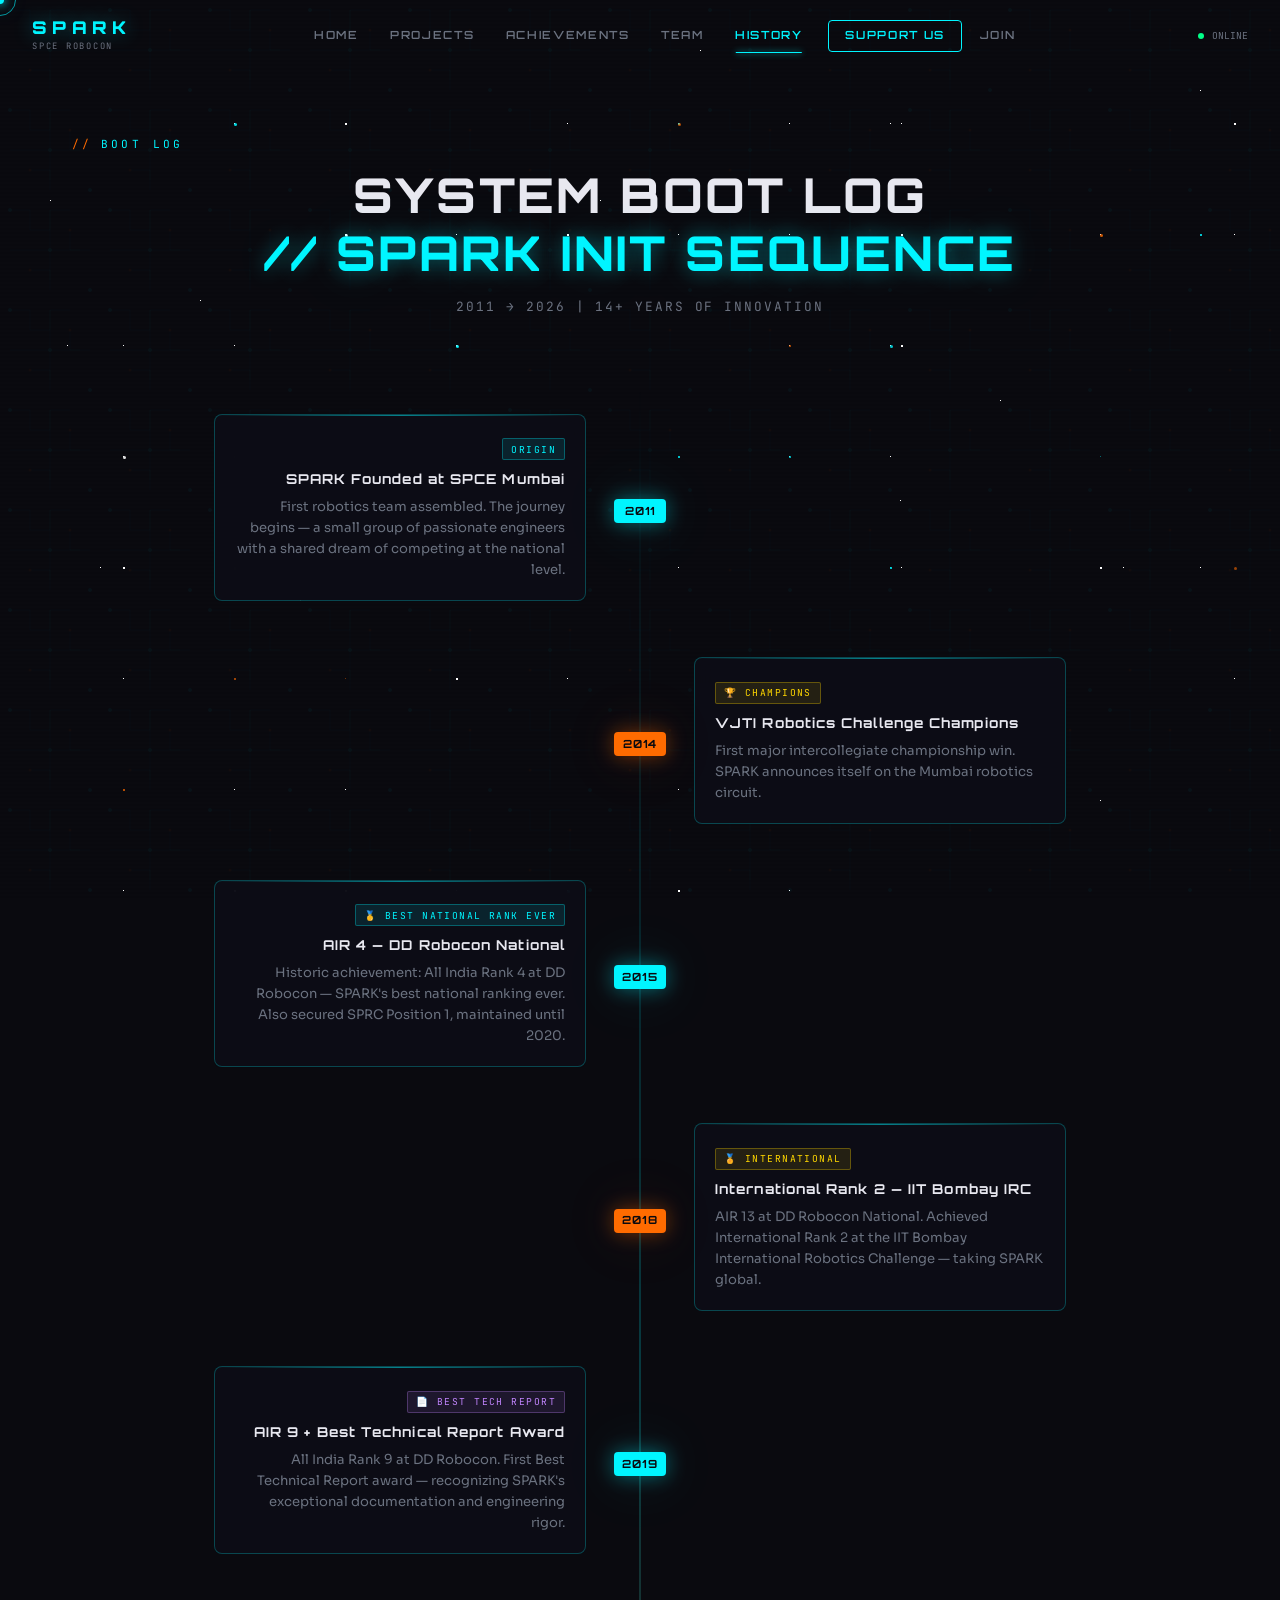
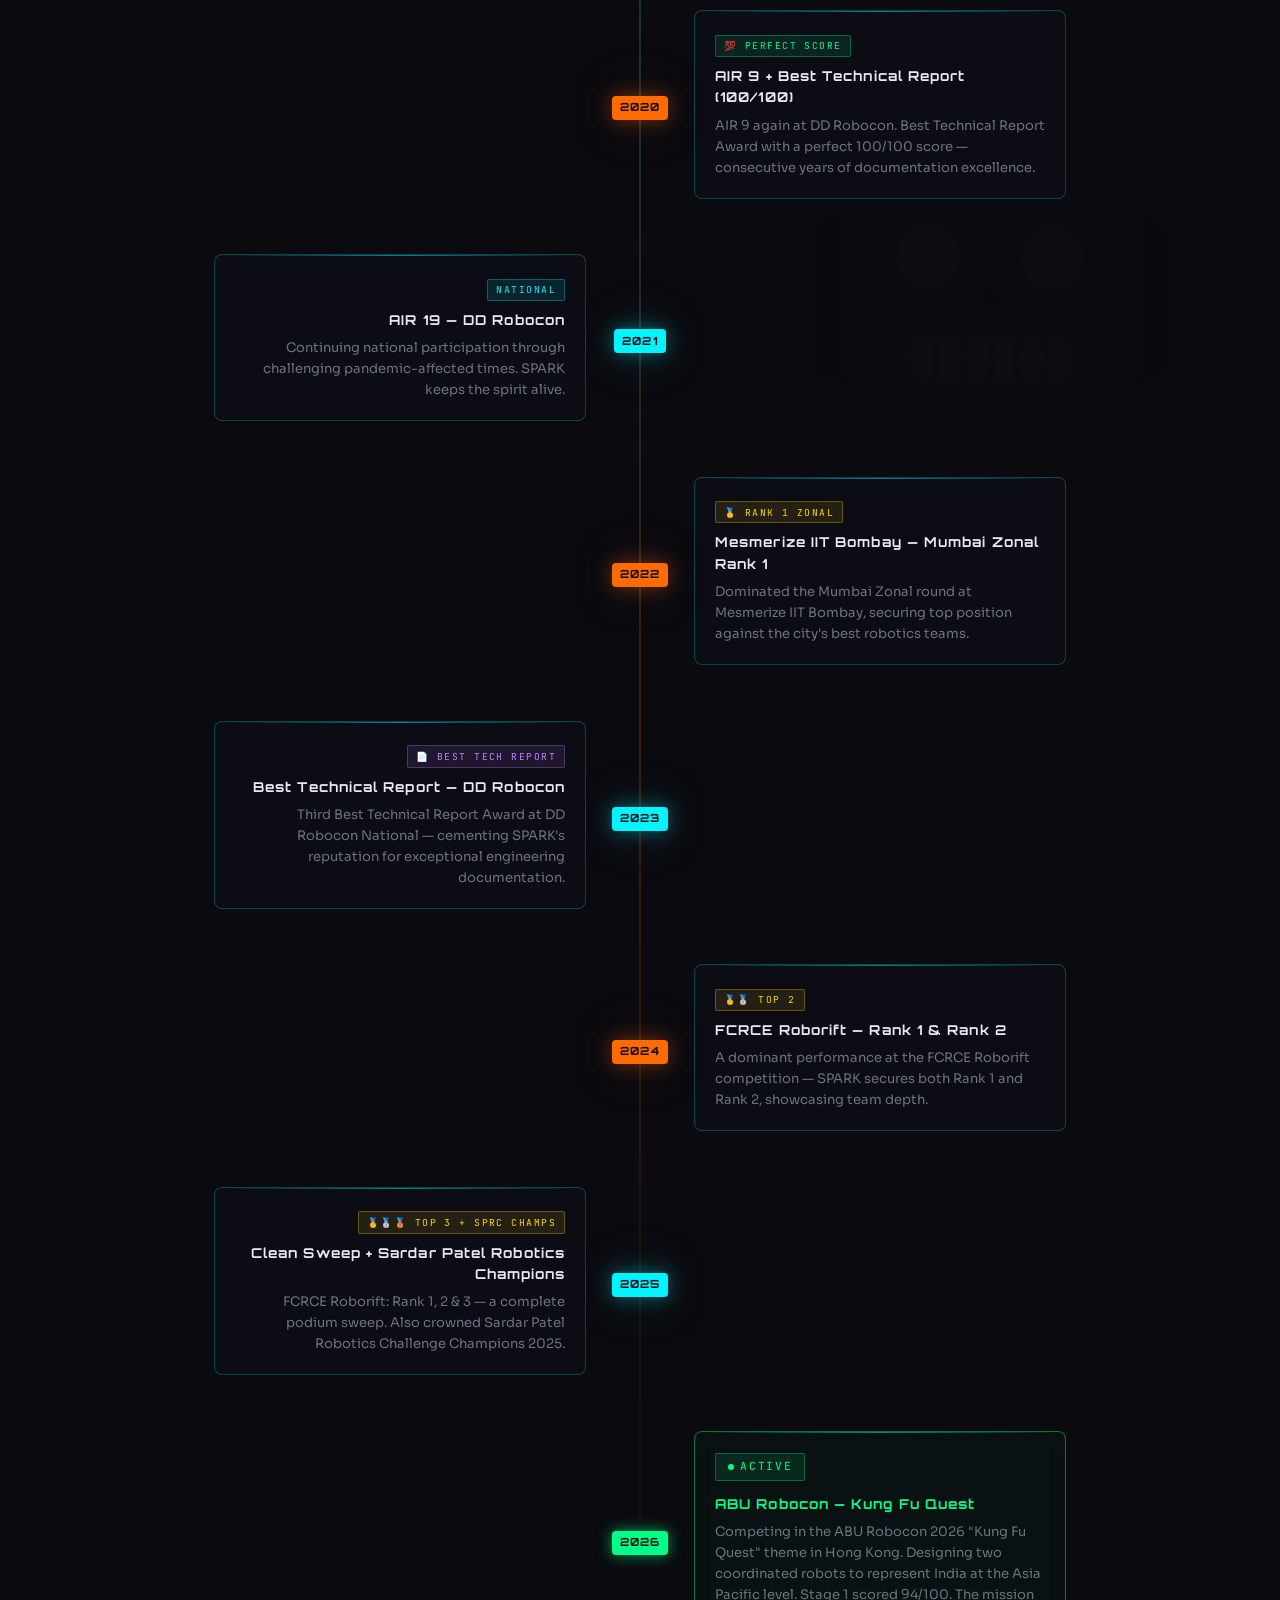
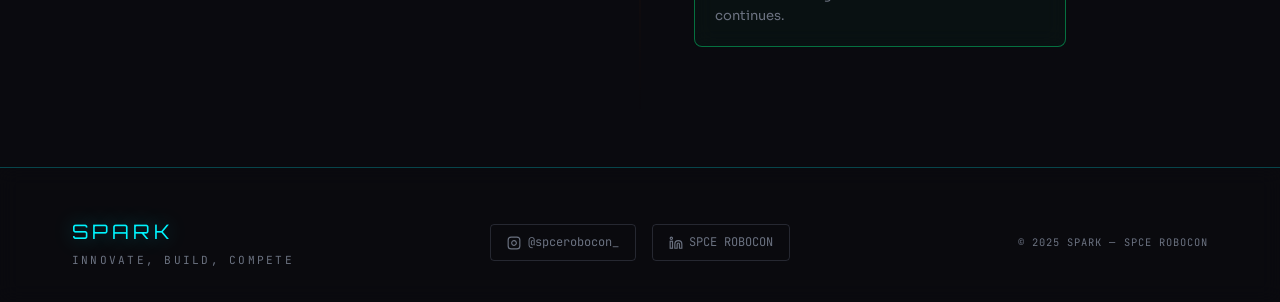
<file: history.html>
<!DOCTYPE html>
<html lang="en">
<head>
  <meta charset="UTF-8" />
  <meta name="viewport" content="width=device-width, initial-scale=1.0" />
  <title>History | SPCE ROBOCON</title>
  <meta name="description" content="SPARK's journey from 2011 to ABU Robocon 2026 — a timeline of innovation, competition, and excellence." />
  <meta property="og:title" content="SPCE ROBOCON" />
  <meta property="og:description" content="SPARK — Sardar Patel Automation & Robotics K'lub. Robotics club of SPCE Mumbai. National-level competitors since 2011." />
  <meta property="og:url" content="https://spcerobocon.tech/history.html" />
  <link rel="icon" type="image/svg+xml" href="assets/img/favicon.svg" />
  <link rel="stylesheet" href="assets/css/global.css" />
  <link rel="stylesheet" href="assets/css/nav.css" />
  <link rel="stylesheet" href="assets/css/history.css" />
</head>
<body>
  <div id="loading-screen">
    <div class="loading-logo">SPARK</div>
    <div class="circuit-loader"><div class="circuit-loader-bar"></div></div>
    <p class="loading-text">LOADING BOOT LOG...</p>
  </div>
  <div id="scroll-progress"></div>
  <div id="cursor-dot"></div>
  <div id="cursor-ring"></div>
  <div class="star-field" aria-hidden="true">
    <div class="stars-layer stars-small"></div>
    <div class="stars-layer stars-medium"></div>
    <div class="stars-layer stars-large"></div>
  </div>
  <div class="circuit-texture" aria-hidden="true"></div>
  <div class="scanlines" aria-hidden="true"></div>
  <div id="spark-easter-egg" aria-hidden="true">🤖</div>

  <nav class="site-nav">
    <div class="nav-inner">
      <a href="index.html" class="nav-logo">
        <span class="nav-logo-text">SPARK</span>
        <span class="nav-logo-sub">SPCE ROBOCON</span>
      </a>
      <div class="nav-links">
        <a href="index.html"        class="nav-link">Home</a>
        <a href="projects.html"     class="nav-link">Projects</a>
        <a href="achievements.html" class="nav-link">Achievements</a>
        <a href="team.html"         class="nav-link">Team</a>
        <a href="history.html"      class="nav-link">History</a>
        <a href="crowdfund.html"    class="nav-link nav-link-cta">Support Us</a>
        <a href="join.html"         class="nav-link">Join</a>
      </div>
      <div class="nav-hud-indicator"><div class="nav-hud-dot"></div><span>ONLINE</span></div>
      <button class="nav-hamburger" aria-label="Toggle menu"><span></span><span></span><span></span></button>
    </div>
    <div class="nav-mobile">
      <a href="index.html"        class="nav-link">Home</a>
      <a href="projects.html"     class="nav-link">Projects</a>
      <a href="achievements.html" class="nav-link">Achievements</a>
      <a href="team.html"         class="nav-link">Team</a>
      <a href="history.html"      class="nav-link">History</a>
      <a href="crowdfund.html"    class="nav-link">Support Us</a>
      <a href="join.html"         class="nav-link">Join</a>
    </div>
  </nav>

  <section class="history-hero section">
    <div class="container">
      <div class="section-header">
        <div class="section-label">Boot Log</div>
        <h1 class="section-title">SYSTEM BOOT LOG<br/><span class="highlight">// SPARK INIT SEQUENCE</span></h1>
        <p style="color:var(--text-muted);margin-top:1rem;font-family:var(--font-mono);font-size:0.8rem;letter-spacing:0.15em;">
          2011 → 2026 | 14+ YEARS OF INNOVATION
        </p>
      </div>

      <!-- Timeline -->
      <div class="container">
        <div class="timeline-wrapper">
          <div class="robot-silhouette" aria-hidden="true">🤖</div>

          <!-- 2011 -->
          <div class="timeline-entry left" data-ag-slide-left>
            <div class="entry-content-area">
              <div class="entry-card">
                <div class="entry-badge tag tag-cyan">ORIGIN</div>
                <div class="entry-title">SPARK Founded at SPCE Mumbai</div>
                <div class="entry-desc">First robotics team assembled. The journey begins — a small group of passionate engineers with a shared dream of competing at the national level.</div>
              </div>
            </div>
            <div class="timeline-node"><div class="node-year">2011</div></div>
            <div class="entry-spacer"></div>
          </div>

          <!-- 2014 -->
          <div class="timeline-entry right" data-ag-slide-right>
            <div class="entry-spacer"></div>
            <div class="timeline-node"><div class="node-year orange">2014</div></div>
            <div class="entry-content-area">
              <div class="entry-card">
                <div class="entry-badge tag tag-gold">🏆 CHAMPIONS</div>
                <div class="entry-title">VJTI Robotics Challenge Champions</div>
                <div class="entry-desc">First major intercollegiate championship win. SPARK announces itself on the Mumbai robotics circuit.</div>
              </div>
            </div>
          </div>

          <!-- 2015 -->
          <div class="timeline-entry left" data-ag-slide-left>
            <div class="entry-content-area">
              <div class="entry-card">
                <div class="entry-badge tag tag-cyan">🥇 BEST NATIONAL RANK EVER</div>
                <div class="entry-title">AIR 4 — DD Robocon National</div>
                <div class="entry-desc">Historic achievement: All India Rank 4 at DD Robocon — SPARK's best national ranking ever. Also secured SPRC Position 1, maintained until 2020.</div>
              </div>
            </div>
            <div class="timeline-node"><div class="node-year">2015</div></div>
            <div class="entry-spacer"></div>
          </div>

          <!-- 2018 -->
          <div class="timeline-entry right" data-ag-slide-right>
            <div class="entry-spacer"></div>
            <div class="timeline-node"><div class="node-year orange">2018</div></div>
            <div class="entry-content-area">
              <div class="entry-card">
                <div class="entry-badge tag tag-gold">🏅 INTERNATIONAL</div>
                <div class="entry-title">International Rank 2 — IIT Bombay IRC</div>
                <div class="entry-desc">AIR 13 at DD Robocon National. Achieved International Rank 2 at the IIT Bombay International Robotics Challenge — taking SPARK global.</div>
              </div>
            </div>
          </div>

          <!-- 2019 -->
          <div class="timeline-entry left" data-ag-slide-left>
            <div class="entry-content-area">
              <div class="entry-card">
                <div class="entry-badge tag tag-purple">📄 BEST TECH REPORT</div>
                <div class="entry-title">AIR 9 + Best Technical Report Award</div>
                <div class="entry-desc">All India Rank 9 at DD Robocon. First Best Technical Report award — recognizing SPARK's exceptional documentation and engineering rigor.</div>
              </div>
            </div>
            <div class="timeline-node"><div class="node-year">2019</div></div>
            <div class="entry-spacer"></div>
          </div>

          <!-- 2020 -->
          <div class="timeline-entry right" data-ag-slide-right>
            <div class="entry-spacer"></div>
            <div class="timeline-node"><div class="node-year orange">2020</div></div>
            <div class="entry-content-area">
              <div class="entry-card">
                <div class="entry-badge tag tag-green">💯 PERFECT SCORE</div>
                <div class="entry-title">AIR 9 + Best Technical Report (100/100)</div>
                <div class="entry-desc">AIR 9 again at DD Robocon. Best Technical Report Award with a perfect 100/100 score — consecutive years of documentation excellence.</div>
              </div>
            </div>
          </div>

          <!-- 2021 -->
          <div class="timeline-entry left" data-ag-slide-left>
            <div class="entry-content-area">
              <div class="entry-card">
                <div class="entry-badge tag tag-cyan">NATIONAL</div>
                <div class="entry-title">AIR 19 — DD Robocon</div>
                <div class="entry-desc">Continuing national participation through challenging pandemic-affected times. SPARK keeps the spirit alive.</div>
              </div>
            </div>
            <div class="timeline-node"><div class="node-year">2021</div></div>
            <div class="entry-spacer"></div>
          </div>

          <!-- 2022 -->
          <div class="timeline-entry right" data-ag-slide-right>
            <div class="entry-spacer"></div>
            <div class="timeline-node"><div class="node-year orange">2022</div></div>
            <div class="entry-content-area">
              <div class="entry-card">
                <div class="entry-badge tag tag-gold">🥇 RANK 1 ZONAL</div>
                <div class="entry-title">Mesmerize IIT Bombay — Mumbai Zonal Rank 1</div>
                <div class="entry-desc">Dominated the Mumbai Zonal round at Mesmerize IIT Bombay, securing top position against the city's best robotics teams.</div>
              </div>
            </div>
          </div>

          <!-- 2023 -->
          <div class="timeline-entry left" data-ag-slide-left>
            <div class="entry-content-area">
              <div class="entry-card">
                <div class="entry-badge tag tag-purple">📄 BEST TECH REPORT</div>
                <div class="entry-title">Best Technical Report — DD Robocon</div>
                <div class="entry-desc">Third Best Technical Report Award at DD Robocon National — cementing SPARK's reputation for exceptional engineering documentation.</div>
              </div>
            </div>
            <div class="timeline-node"><div class="node-year">2023</div></div>
            <div class="entry-spacer"></div>
          </div>

          <!-- 2024 -->
          <div class="timeline-entry right" data-ag-slide-right>
            <div class="entry-spacer"></div>
            <div class="timeline-node"><div class="node-year orange">2024</div></div>
            <div class="entry-content-area">
              <div class="entry-card">
                <div class="entry-badge tag tag-gold">🥇🥈 TOP 2</div>
                <div class="entry-title">FCRCE Roborift — Rank 1 &amp; Rank 2</div>
                <div class="entry-desc">A dominant performance at the FCRCE Roborift competition — SPARK secures both Rank 1 and Rank 2, showcasing team depth.</div>
              </div>
            </div>
          </div>

          <!-- 2025 -->
          <div class="timeline-entry left" data-ag-slide-left>
            <div class="entry-content-area">
              <div class="entry-card">
                <div class="entry-badge tag tag-gold">🥇🥈🥉 TOP 3 + SPRC CHAMPS</div>
                <div class="entry-title">Clean Sweep + Sardar Patel Robotics Champions</div>
                <div class="entry-desc">FCRCE Roborift: Rank 1, 2 &amp; 3 — a complete podium sweep. Also crowned Sardar Patel Robotics Challenge Champions 2025.</div>
              </div>
            </div>
            <div class="timeline-node"><div class="node-year">2025</div></div>
            <div class="entry-spacer"></div>
          </div>

          <!-- 2026 -->
          <div class="timeline-entry right" data-ag-slide-right>
            <div class="entry-spacer"></div>
            <div class="timeline-node"><div class="node-year active" style="background:var(--accent-green);box-shadow:0 0 15px rgba(0,255,136,0.6);">2026</div></div>
            <div class="entry-content-area">
              <div class="entry-card" style="border-color:rgba(0,255,136,0.4);background:rgba(0,255,136,0.03);">
                <div class="status-active status-badge" style="margin-bottom:0.75rem;">ACTIVE</div>
                <div class="entry-title" style="color:var(--accent-green);">ABU Robocon — Kung Fu Quest</div>
                <div class="entry-desc">Competing in the ABU Robocon 2026 "Kung Fu Quest" theme in Hong Kong. Designing two coordinated robots to represent India at the Asia Pacific level. Stage 1 scored 94/100. The mission continues.</div>
              </div>
            </div>
          </div>

        </div><!-- /timeline-wrapper -->
      </div>
    </div>
  </section>

  <!-- Footer -->
  <footer class="site-footer">
    <div class="footer-inner">
      <div>
        <div class="footer-logo">SPARK</div>
        <div class="footer-tagline">INNOVATE, BUILD, COMPETE</div>
      </div>
      <div class="footer-socials">
        <a href="https://www.instagram.com/spcerobocon_/" class="footer-social-link" target="_blank" rel="noopener">
          <svg width="14" height="14" viewBox="0 0 24 24" fill="none" stroke="currentColor" stroke-width="2"><rect x="2" y="2" width="20" height="20" rx="5" ry="5"/><path d="M16 11.37A4 4 0 1 1 12.63 8 4 4 0 0 1 16 11.37z"/><line x1="17.5" y1="6.5" x2="17.51" y2="6.5"/></svg>
          @spcerobocon_
        </a>
        <a href="https://linkedin.com/company/spce-robocon" class="footer-social-link" target="_blank" rel="noopener">
          <svg width="14" height="14" viewBox="0 0 24 24" fill="none" stroke="currentColor" stroke-width="2"><path d="M16 8a6 6 0 0 1 6 6v7h-4v-7a2 2 0 0 0-2-2 2 2 0 0 0-2 2v7h-4v-7a6 6 0 0 1 6-6z"/><rect x="2" y="9" width="4" height="12"/><circle cx="4" cy="4" r="2"/></svg>
          SPCE ROBOCON
        </a>
      </div>
      <div class="footer-copy">© 2025 SPARK — SPCE ROBOCON</div>
    </div>
  </footer>

  <script src="https://cdn.antigravity.dev/ag.js"></script>
  <script src="assets/js/nav.js"></script>
  <script src="assets/js/cursor.js"></script>
</body>
</html>
</file>
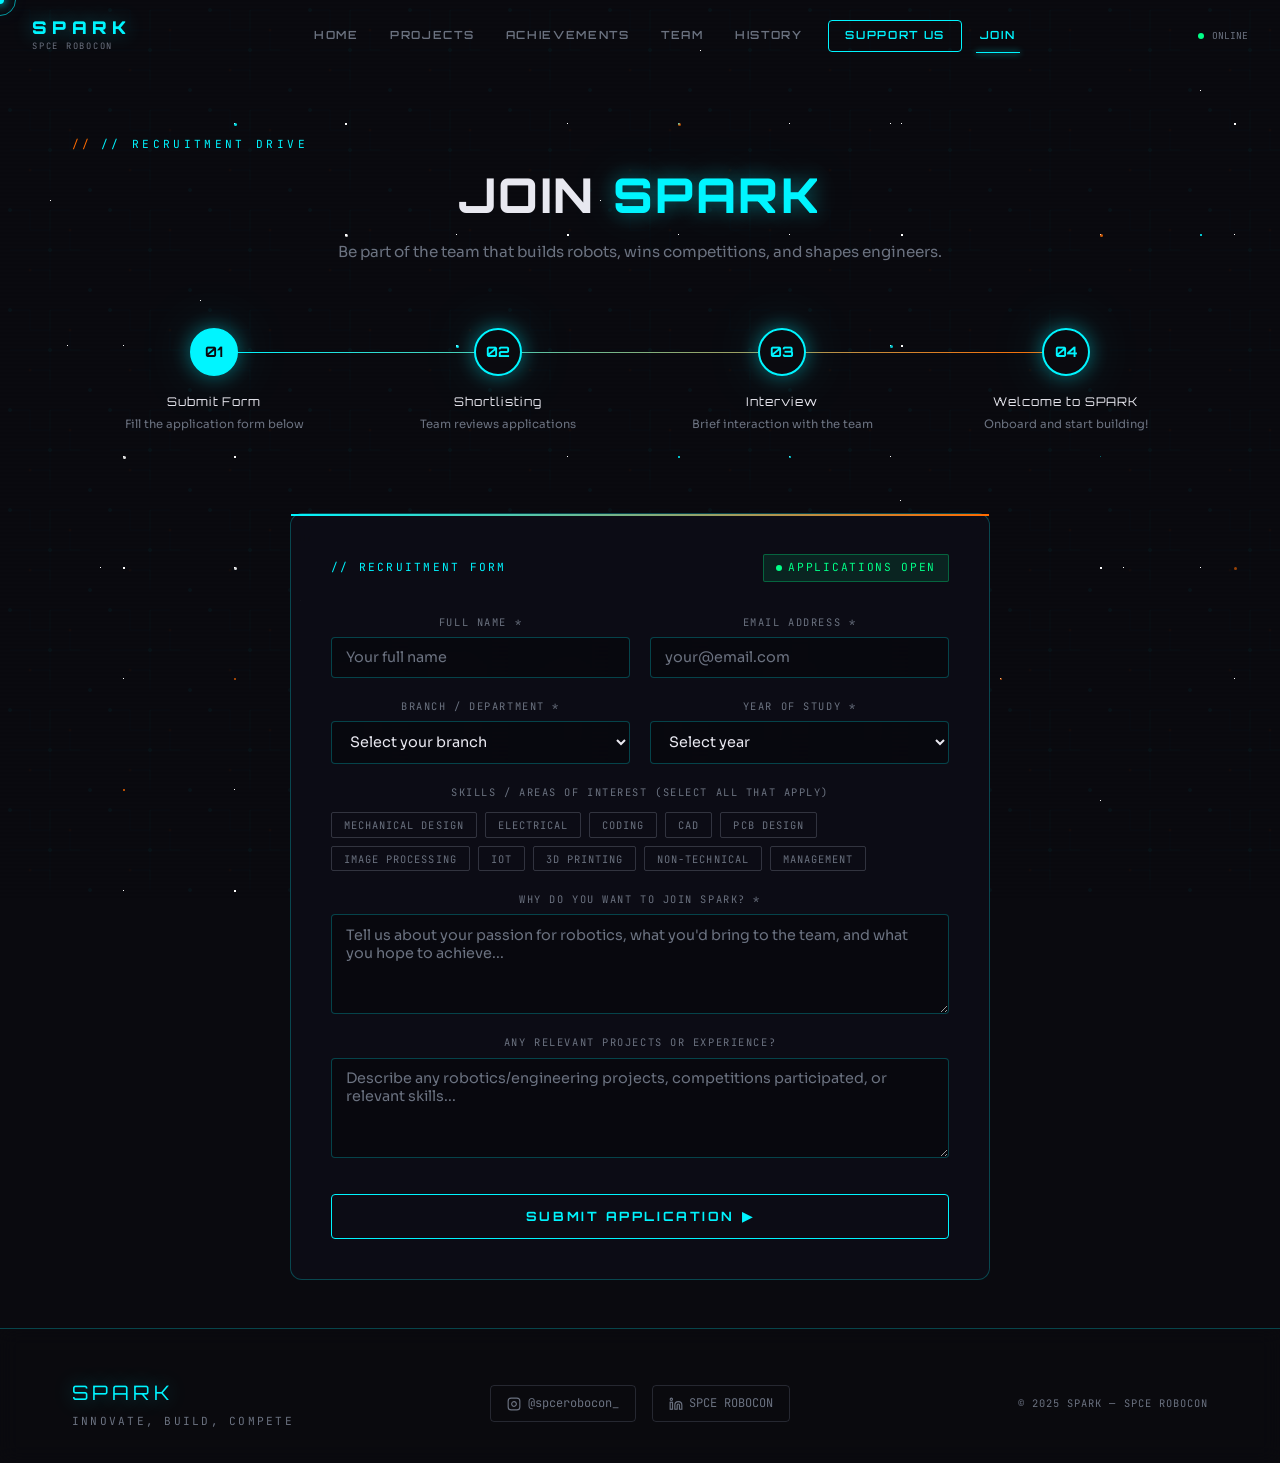
<file: join.html>
<!DOCTYPE html>
<html lang="en">
<head>
  <meta charset="UTF-8" />
  <meta name="viewport" content="width=device-width, initial-scale=1.0" />
  <title>Join SPARK | SPCE ROBOCON</title>
  <meta name="description" content="Apply to join SPARK — the robotics club of SPCE Mumbai. Be part of a team that competes at national and international levels." />
  <meta property="og:title" content="SPCE ROBOCON | SPARK — Innovate, Build, Compete" />
  <meta property="og:description" content="SPARK — Sardar Patel Automation & Robotics K'lub. National-level competitors since 2011." />
  <meta property="og:url" content="https://spcerobocon.tech/join.html" />
  <link rel="icon" type="image/svg+xml" href="assets/img/favicon.svg" />
  <link rel="stylesheet" href="assets/css/global.css" />
  <link rel="stylesheet" href="assets/css/nav.css" />
  <link rel="stylesheet" href="assets/css/join.css" />
</head>
<body>
  <div id="loading-screen">
    <div class="loading-logo">SPARK</div>
    <div class="circuit-loader"><div class="circuit-loader-bar"></div></div>
    <p class="loading-text">LOADING APPLICATION PORTAL...</p>
  </div>
  <div id="scroll-progress"></div>
  <div id="cursor-dot"></div>
  <div id="cursor-ring"></div>
  <div class="star-field" aria-hidden="true">
    <div class="stars-layer stars-small"></div>
    <div class="stars-layer stars-medium"></div>
    <div class="stars-layer stars-large"></div>
  </div>
  <div class="circuit-texture" aria-hidden="true"></div>
  <div class="scanlines" aria-hidden="true"></div>
  <div id="spark-easter-egg" aria-hidden="true">🤖</div>

  <nav class="site-nav">
    <div class="nav-inner">
      <a href="index.html" class="nav-logo">
        <span class="nav-logo-text">SPARK</span>
        <span class="nav-logo-sub">SPCE ROBOCON</span>
      </a>
      <div class="nav-links">
        <a href="index.html"        class="nav-link">Home</a>
        <a href="projects.html"     class="nav-link">Projects</a>
        <a href="achievements.html" class="nav-link">Achievements</a>
        <a href="team.html"         class="nav-link">Team</a>
        <a href="history.html"      class="nav-link">History</a>
        <a href="crowdfund.html"    class="nav-link nav-link-cta">Support Us</a>
        <a href="join.html"         class="nav-link">Join</a>
      </div>
      <div class="nav-hud-indicator"><div class="nav-hud-dot"></div><span>ONLINE</span></div>
      <button class="nav-hamburger" aria-label="Toggle menu"><span></span><span></span><span></span></button>
    </div>
    <div class="nav-mobile">
      <a href="index.html"        class="nav-link">Home</a>
      <a href="projects.html"     class="nav-link">Projects</a>
      <a href="achievements.html" class="nav-link">Achievements</a>
      <a href="team.html"         class="nav-link">Team</a>
      <a href="history.html"      class="nav-link">History</a>
      <a href="crowdfund.html"    class="nav-link">Support Us</a>
      <a href="join.html"         class="nav-link">Join</a>
    </div>
  </nav>

  <section class="join-hero section">
    <div class="container">
      <div class="section-header">
        <div class="section-label">// Recruitment Drive</div>
        <h1 class="section-title">Join <span class="highlight">SPARK</span></h1>
        <p style="color:var(--text-muted);margin-top:1rem;font-size:0.95rem;">
          Be part of the team that builds robots, wins competitions, and shapes engineers.
        </p>
      </div>

      <!-- Process Steps -->
      <div class="process-steps" data-ag-fade-up>
        <div class="step-item active">
          <div class="step-number">01</div>
          <div class="step-title">Submit Form</div>
          <div class="step-desc">Fill the application form below</div>
        </div>
        <div class="step-item">
          <div class="step-number">02</div>
          <div class="step-title">Shortlisting</div>
          <div class="step-desc">Team reviews applications</div>
        </div>
        <div class="step-item">
          <div class="step-number">03</div>
          <div class="step-title">Interview</div>
          <div class="step-desc">Brief interaction with the team</div>
        </div>
        <div class="step-item">
          <div class="step-number">04</div>
          <div class="step-title">Welcome to SPARK</div>
          <div class="step-desc">Onboard and start building!</div>
        </div>
      </div>

      <!-- Application Form -->
      <div class="form-wrapper" data-ag-fade-up>
        <div class="application-form">
          <div class="form-header">
            <span class="text-cyan">// RECRUITMENT FORM</span>
            <span class="status-active status-badge" style="margin-left:auto;">APPLICATIONS OPEN</span>
          </div>

          <!-- Success State -->
          <div class="form-success" id="form-success">
            <div class="success-icon">✅</div>
            <div class="success-title">APPLICATION RECEIVED // STANDBY FOR CONTACT</div>
            <div class="success-sub" style="margin-top:0.5rem;">
              We'll reach out to shortlisted candidates within 48–72 hours.
            </div>
            <a href="index.html" class="btn btn-primary" style="margin-top:2rem;">Return to Base →</a>
          </div>

          <!-- Form -->
          <form id="application-form" action="https://formspree.io/f/YOUR_ID" method="POST" novalidate>
            <div class="form-grid">
              <div class="form-field">
                <label class="form-label" for="name">Full Name *</label>
                <input type="text" id="name" name="name" class="form-input" placeholder="Your full name" required />
              </div>
              <div class="form-field">
                <label class="form-label" for="email">Email Address *</label>
                <input type="email" id="email" name="email" class="form-input" placeholder="your@email.com" required />
              </div>
              <div class="form-field">
                <label class="form-label" for="branch">Branch / Department *</label>
                <select id="branch" name="branch" class="form-select" required>
                  <option value="" disabled selected>Select your branch</option>
                  <option value="Mechanical">Mechanical Engineering</option>
                  <option value="Electrical">Electrical Engineering</option>
                  <option value="Electronics">Electronics Engineering</option>
                  <option value="Computer">Computer Engineering</option>
                  <option value="IT">Information Technology</option>
                  <option value="Civil">Civil Engineering</option>
                  <option value="EXTC">EXTC</option>
                  <option value="Other">Other</option>
                </select>
              </div>
              <div class="form-field">
                <label class="form-label" for="year">Year of Study *</label>
                <select id="year" name="year" class="form-select" required>
                  <option value="" disabled selected>Select year</option>
                  <option value="FE">FE (First Year)</option>
                  <option value="SE">SE (Second Year)</option>
                  <option value="TE">TE (Third Year)</option>
                  <option value="BE">BE (Fourth Year)</option>
                </select>
              </div>
            </div>

            <!-- Skills Chips -->
            <div class="skills-section">
              <span class="skills-label">Skills / Areas of Interest (select all that apply)</span>
              <div class="skills-chips">
                <button type="button" class="skill-chip" data-skill="Mechanical Design">Mechanical Design</button>
                <button type="button" class="skill-chip" data-skill="Electrical">Electrical</button>
                <button type="button" class="skill-chip" data-skill="Coding">Coding</button>
                <button type="button" class="skill-chip" data-skill="CAD">CAD</button>
                <button type="button" class="skill-chip" data-skill="PCB Design">PCB Design</button>
                <button type="button" class="skill-chip" data-skill="Image Processing">Image Processing</button>
                <button type="button" class="skill-chip" data-skill="IoT">IoT</button>
                <button type="button" class="skill-chip" data-skill="3D Printing">3D Printing</button>
                <button type="button" class="skill-chip" data-skill="Non-Technical">Non-Technical</button>
                <button type="button" class="skill-chip" data-skill="Management">Management</button>
              </div>
              <input type="hidden" name="skills" id="skills-input" />
            </div>

            <div class="form-field" style="margin-bottom:1.25rem;">
              <label class="form-label" for="why">Why do you want to join SPARK? *</label>
              <textarea id="why" name="why" class="form-textarea" rows="4" placeholder="Tell us about your passion for robotics, what you'd bring to the team, and what you hope to achieve..." required></textarea>
            </div>

            <div class="form-field" style="margin-bottom:1.25rem;">
              <label class="form-label" for="projects">Any relevant projects or experience?</label>
              <textarea id="projects" name="projects" class="form-textarea" rows="3" placeholder="Describe any robotics/engineering projects, competitions participated, or relevant skills..."></textarea>
            </div>

            <button type="submit" class="form-submit" id="submit-btn" data-ag-magnetic>
              SUBMIT APPLICATION ▶
            </button>
          </form>

        </div><!-- /application-form -->
      </div><!-- /form-wrapper -->

    </div>
  </section>

  <!-- Footer -->
  <footer class="site-footer">
    <div class="footer-inner">
      <div>
        <div class="footer-logo">SPARK</div>
        <div class="footer-tagline">INNOVATE, BUILD, COMPETE</div>
      </div>
      <div class="footer-socials">
        <a href="https://www.instagram.com/spcerobocon_/" class="footer-social-link" target="_blank" rel="noopener">
          <svg width="14" height="14" viewBox="0 0 24 24" fill="none" stroke="currentColor" stroke-width="2"><rect x="2" y="2" width="20" height="20" rx="5" ry="5"/><path d="M16 11.37A4 4 0 1 1 12.63 8 4 4 0 0 1 16 11.37z"/><line x1="17.5" y1="6.5" x2="17.51" y2="6.5"/></svg>
          @spcerobocon_
        </a>
        <a href="https://linkedin.com/company/spce-robocon" class="footer-social-link" target="_blank" rel="noopener">
          <svg width="14" height="14" viewBox="0 0 24 24" fill="none" stroke="currentColor" stroke-width="2"><path d="M16 8a6 6 0 0 1 6 6v7h-4v-7a2 2 0 0 0-2-2 2 2 0 0 0-2 2v7h-4v-7a6 6 0 0 1 6-6z"/><rect x="2" y="9" width="4" height="12"/><circle cx="4" cy="4" r="2"/></svg>
          SPCE ROBOCON
        </a>
      </div>
      <div class="footer-copy">© 2025 SPARK — SPCE ROBOCON</div>
    </div>
  </footer>

  <script src="https://cdn.antigravity.dev/ag.js"></script>
  <script src="assets/js/nav.js"></script>
  <script src="assets/js/cursor.js"></script>
  <script src="assets/js/join.js"></script>
</body>
</html>
</file>
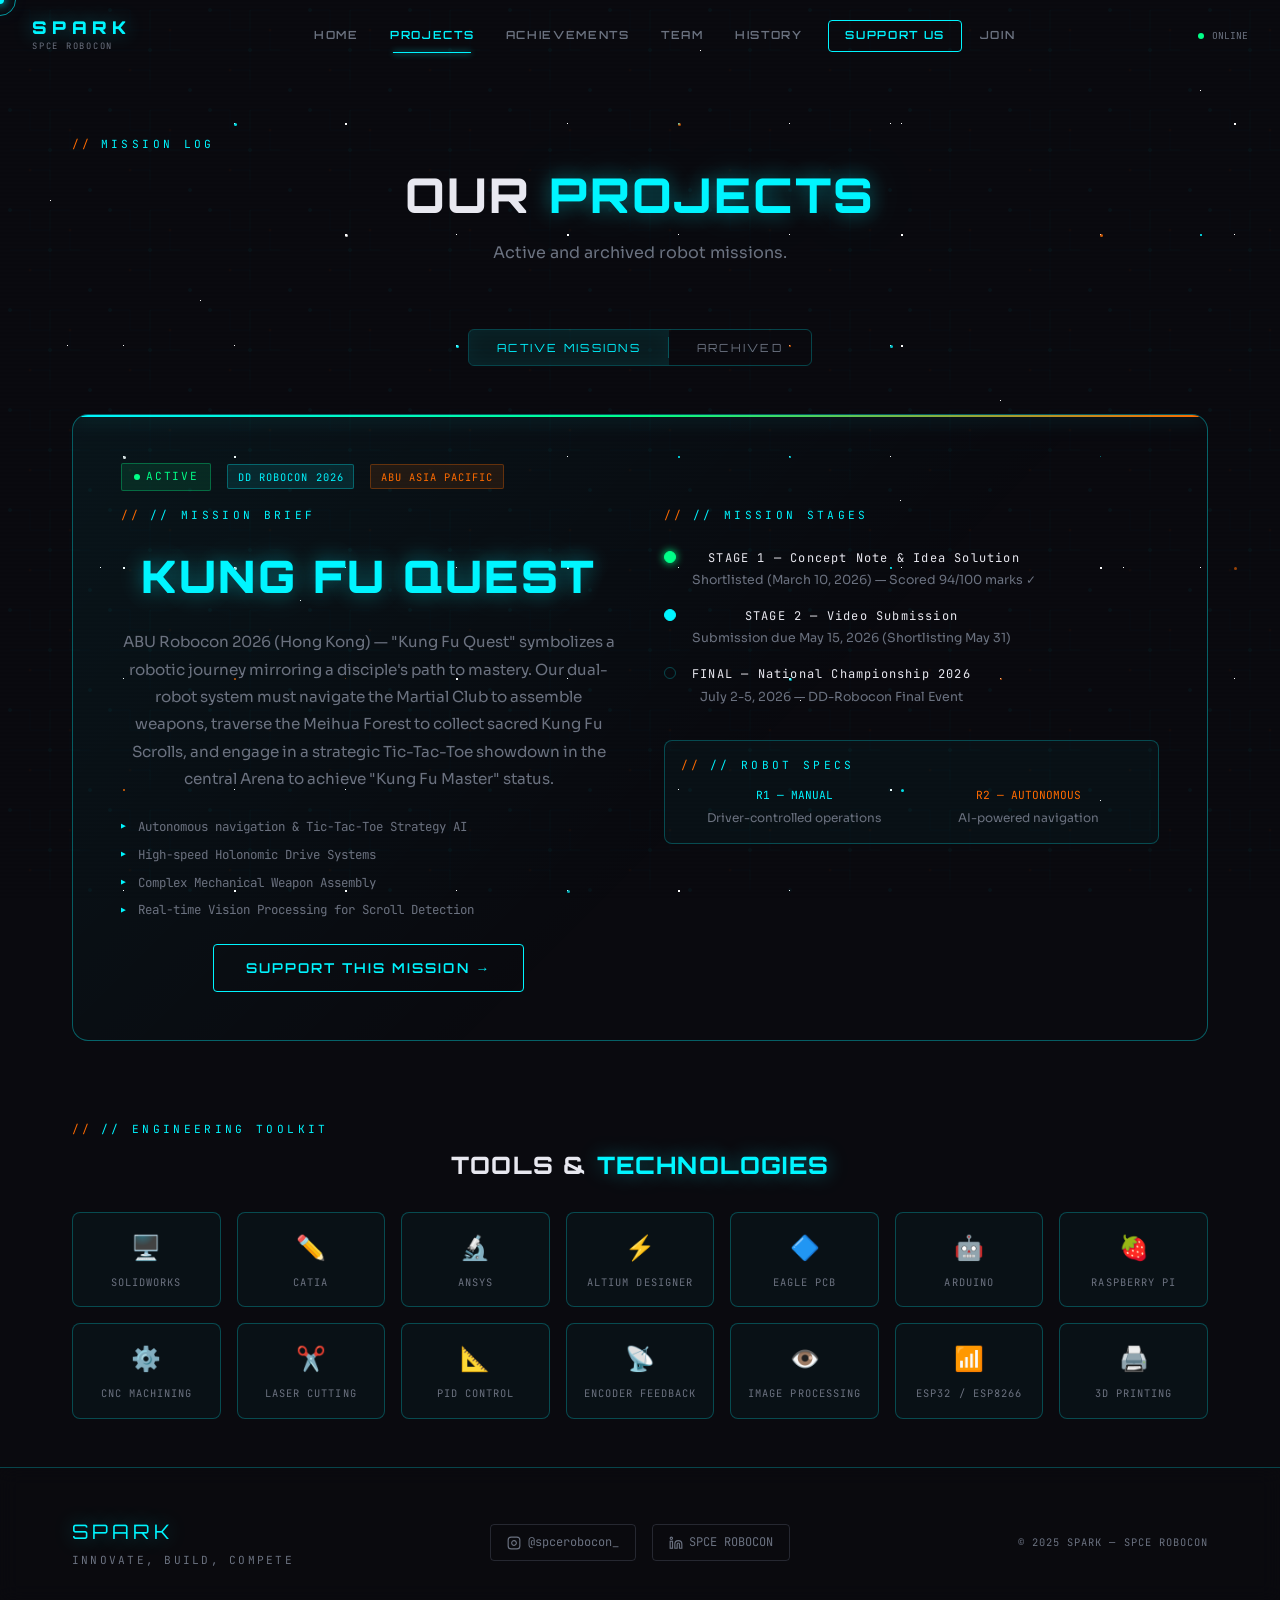
<file: projects.html>
<!DOCTYPE html>
<html lang="en">
<head>
  <meta charset="UTF-8" />
  <meta name="viewport" content="width=device-width, initial-scale=1.0" />
  <title>Projects | SPCE ROBOCON</title>
  <meta name="description" content="SPARK's robotics projects — from DD Robocon 2026's Kung Fu Quest to a decade of champion bots." />
  <meta property="og:title" content="SPCE ROBOCON" />
  <meta property="og:description" content="SPARK — Sardar Patel Automation & Robotics K'lub. Robotics club of SPCE Mumbai. National-level competitors since 2011." />
  <meta property="og:url" content="https://spcerobocon.tech/projects.html" />
  <link rel="icon" type="image/svg+xml" href="assets/img/favicon.svg" />
  <link rel="stylesheet" href="assets/css/global.css" />
  <link rel="stylesheet" href="assets/css/nav.css" />
  <link rel="stylesheet" href="assets/css/projects.css" />
</head>
<body>
  <div id="loading-screen">
    <div class="loading-logo">SPARK</div>
    <div class="circuit-loader"><div class="circuit-loader-bar"></div></div>
    <p class="loading-text">LOADING MISSION BRIEFING...</p>
  </div>
  <div id="scroll-progress"></div>
  <div id="cursor-dot"></div>
  <div id="cursor-ring"></div>
  <div class="star-field" aria-hidden="true">
    <div class="stars-layer stars-small"></div>
    <div class="stars-layer stars-medium"></div>
    <div class="stars-layer stars-large"></div>
  </div>
  <div class="circuit-texture" aria-hidden="true"></div>
  <div class="scanlines" aria-hidden="true"></div>
  <div id="spark-easter-egg" aria-hidden="true">🤖</div>

  <nav class="site-nav">
    <div class="nav-inner">
      <a href="index.html" class="nav-logo">
        <span class="nav-logo-text">SPARK</span>
        <span class="nav-logo-sub">SPCE ROBOCON</span>
      </a>
      <div class="nav-links">
        <a href="index.html"        class="nav-link">Home</a>
        <a href="projects.html"     class="nav-link">Projects</a>
        <a href="achievements.html" class="nav-link">Achievements</a>
        <a href="team.html"         class="nav-link">Team</a>
        <a href="history.html"      class="nav-link">History</a>
        <a href="crowdfund.html"    class="nav-link nav-link-cta">Support Us</a>
        <a href="join.html"         class="nav-link">Join</a>
      </div>
      <div class="nav-hud-indicator"><div class="nav-hud-dot"></div><span>ONLINE</span></div>
      <button class="nav-hamburger" aria-label="Toggle menu"><span></span><span></span><span></span></button>
    </div>
    <div class="nav-mobile">
      <a href="index.html"        class="nav-link">Home</a>
      <a href="projects.html"     class="nav-link">Projects</a>
      <a href="achievements.html" class="nav-link">Achievements</a>
      <a href="team.html"         class="nav-link">Team</a>
      <a href="history.html"      class="nav-link">History</a>
      <a href="crowdfund.html"    class="nav-link">Support Us</a>
      <a href="join.html"         class="nav-link">Join</a>
    </div>
  </nav>

  <!-- Projects Hero -->
  <section class="projects-hero section">
    <div class="container">
      <div class="section-header">
        <div class="section-label">Mission Log</div>
        <h1 class="section-title">Our <span class="highlight">Projects</span></h1>
        <p style="color:var(--text-muted);margin-top:1rem;">Active and archived robot missions.</p>
      </div>

      <!-- Tab Toggle -->
      <div class="tab-bar">
        <button class="tab-btn active" data-tab="active" id="tab-active">Active Missions</button>
        <button class="tab-btn" data-tab="archived" id="tab-archived">Archived</button>
      </div>

      <!-- ── ACTIVE MISSIONS TAB ── -->
      <div id="panel-active">

        <!-- DD Robocon 2026 Active Card -->
        <div class="active-mission-card" data-ag-fade-up>
          <div style="display:flex;align-items:center;gap:1rem;margin-bottom:1rem;flex-wrap:wrap;">
            <span class="status-active status-badge">ACTIVE</span>
            <span class="tag tag-cyan">DD ROBOCON 2026</span>
            <span class="tag tag-orange">ABU ASIA PACIFIC</span>
          </div>

          <div class="mission-grid">
            <div>
              <div class="section-label">// Mission Brief</div>
              <div class="mission-codename">KUNG FU QUEST</div>
              <p class="mission-description">
                ABU Robocon 2026 (Hong Kong) — "Kung Fu Quest" symbolizes a robotic journey mirroring a disciple's path to mastery.
                Our dual-robot system must navigate the Martial Club to assemble weapons, traverse the Meihua Forest to collect sacred Kung Fu Scrolls,
                and engage in a strategic Tic-Tac-Toe showdown in the central Arena to achieve "Kung Fu Master" status.
              </p>
              <div class="mission-focus-list">
                <div class="mission-focus-item">Autonomous navigation &amp; Tic-Tac-Toe Strategy AI</div>
                <div class="mission-focus-item">High-speed Holonomic Drive Systems</div>
                <div class="mission-focus-item">Complex Mechanical Weapon Assembly</div>
                <div class="mission-focus-item">Real-time Vision Processing for Scroll Detection</div>
              </div>
              <div style="margin-top:1.5rem;">
                <a href="crowdfund.html" class="btn btn-primary" data-ag-magnetic>
                  Support This Mission →
                </a>
              </div>
            </div>

            <div>
              <div class="section-label" style="margin-bottom:1.5rem;">// Mission Stages</div>
              <div class="stage-tracker">
                <div class="stage-item">
                  <div class="stage-dot done"></div>
                  <div class="stage-info">
                    <div class="stage-name">STAGE 1 — Concept Note & Idea Solution</div>
                    <div class="stage-detail">Shortlisted (March 10, 2026) — Scored 94/100 marks ✓</div>
                  </div>
                </div>
                <div class="stage-item">
                  <div class="stage-dot active"></div>
                  <div class="stage-info">
                    <div class="stage-name">STAGE 2 — Video Submission</div>
                    <div class="stage-detail">Submission due May 15, 2026 (Shortlisting May 31)</div>
                  </div>
                </div>
                <div class="stage-item">
                  <div class="stage-dot"></div>
                  <div class="stage-info">
                    <div class="stage-name">FINAL — National Championship 2026</div>
                    <div class="stage-detail">July 2-5, 2026 — DD-Robocon Final Event</div>
                  </div>
                </div>
              </div>

              <div style="margin-top:2rem;padding:1rem;background:rgba(0,245,255,0.03);border:1px solid var(--border-cyan);border-radius:8px;">
                <div class="section-label" style="margin-bottom:0.75rem;">// Robot Specs</div>
                <div style="display:grid;grid-template-columns:1fr 1fr;gap:0.5rem;">
                  <div>
                    <div style="font-family:var(--font-mono);font-size:0.7rem;color:var(--accent-cyan);">R1 — MANUAL</div>
                    <div style="font-size:0.75rem;color:var(--text-muted);margin-top:0.2rem;">Driver-controlled operations</div>
                  </div>
                  <div>
                    <div style="font-family:var(--font-mono);font-size:0.7rem;color:var(--accent-orange);">R2 — AUTONOMOUS</div>
                    <div style="font-size:0.75rem;color:var(--text-muted);margin-top:0.2rem;">AI-powered navigation</div>
                  </div>
                </div>
              </div>
            </div>
          </div>
        </div>

      </div><!-- /panel-active -->

      <!-- ── ARCHIVED TAB ── -->
      <div id="panel-archived" style="display:none;">
        <div class="archived-grid">

          <div class="archive-card" data-ag-stagger>
            <div class="archive-year">2024</div>
            <div class="archive-title">Basketball Court Bot</div>
            <div class="archive-desc">Two robots competing on a full-size basketball court — executing passes, positioning, and scoring in real-time. Theme inspired by basketball gameplay.</div>
          </div>

          <div class="archive-card" data-ag-stagger>
            <div class="archive-year">2021</div>
            <div class="archive-title">DD Robocon AIR 19 Bot</div>
            <div class="archive-desc">Competed through pandemic-affected conditions, maintaining national presence and team continuity in challenging circumstances.</div>
          </div>

          <div class="archive-card" data-ag-stagger>
            <div class="archive-year">2020</div>
            <div class="archive-title">Perfect Report Bot — AIR 9</div>
            <div class="archive-desc">AIR 9 at national level. Technical report scored a perfect 100/100 — the benchmark for engineering documentation in Indian robotics competitions.</div>
          </div>

          <div class="archive-card" data-ag-stagger>
            <div class="archive-year">2019</div>
            <div class="archive-title">Best Tech Report Bot — AIR 9</div>
            <div class="archive-desc">All India Rank 9 and the first Best Technical Report Award win. Set SPARK's standard for documentation and systematic engineering process.</div>
          </div>

          <div class="archive-card" data-ag-stagger>
            <div class="archive-year">2018</div>
            <div class="archive-title">International Rank 2 Bot — AIR 13</div>
            <div class="archive-desc">Competed at DD Robocon nationally (AIR 13) and at IIT Bombay's International Robotics Challenge, achieving International Rank 2 — SPARK goes global.</div>
          </div>

          <div class="archive-card" data-ag-stagger>
            <div class="archive-year">2015</div>
            <div class="archive-title">AIR 4 — All-Time Best</div>
            <div class="archive-desc">SPARK's greatest national ranking ever — All India Rank 4 at DD Robocon 2015. The gold standard the team continues to chase.</div>
          </div>

        </div>
      </div><!-- /panel-archived -->

      <!-- ── TECH TOOLS ── -->
      <div class="tech-tools-section" data-ag-fade-up>
        <div class="section-label">// Engineering Toolkit</div>
        <h2 class="section-title" style="font-size:1.5rem;margin-top:0.5rem;">
          Tools &amp; <span class="highlight">Technologies</span>
        </h2>
        <div class="tools-grid">
          <div class="tool-item"><div class="tool-icon">🖥️</div><div class="tool-name">SolidWorks</div></div>
          <div class="tool-item"><div class="tool-icon">✏️</div><div class="tool-name">CATIA</div></div>
          <div class="tool-item"><div class="tool-icon">🔬</div><div class="tool-name">ANSYS</div></div>
          <div class="tool-item"><div class="tool-icon">⚡</div><div class="tool-name">Altium Designer</div></div>
          <div class="tool-item"><div class="tool-icon">🔷</div><div class="tool-name">Eagle PCB</div></div>
          <div class="tool-item"><div class="tool-icon">🤖</div><div class="tool-name">Arduino</div></div>
          <div class="tool-item"><div class="tool-icon">🍓</div><div class="tool-name">Raspberry Pi</div></div>
          <div class="tool-item"><div class="tool-icon">⚙️</div><div class="tool-name">CNC Machining</div></div>
          <div class="tool-item"><div class="tool-icon">✂️</div><div class="tool-name">Laser Cutting</div></div>
          <div class="tool-item"><div class="tool-icon">📐</div><div class="tool-name">PID Control</div></div>
          <div class="tool-item"><div class="tool-icon">📡</div><div class="tool-name">Encoder Feedback</div></div>
          <div class="tool-item"><div class="tool-icon">👁️</div><div class="tool-name">Image Processing</div></div>
          <div class="tool-item"><div class="tool-icon">📶</div><div class="tool-name">ESP32 / ESP8266</div></div>
          <div class="tool-item"><div class="tool-icon">🖨️</div><div class="tool-name">3D Printing</div></div>
        </div>
      </div>

    </div>
  </section>

  <!-- Footer -->
  <footer class="site-footer">
    <div class="footer-inner">
      <div>
        <div class="footer-logo">SPARK</div>
        <div class="footer-tagline">INNOVATE, BUILD, COMPETE</div>
      </div>
      <div class="footer-socials">
        <a href="https://www.instagram.com/spcerobocon_/" class="footer-social-link" target="_blank" rel="noopener">
          <svg width="14" height="14" viewBox="0 0 24 24" fill="none" stroke="currentColor" stroke-width="2"><rect x="2" y="2" width="20" height="20" rx="5" ry="5"/><path d="M16 11.37A4 4 0 1 1 12.63 8 4 4 0 0 1 16 11.37z"/><line x1="17.5" y1="6.5" x2="17.51" y2="6.5"/></svg>
          @spcerobocon_
        </a>
        <a href="https://linkedin.com/company/spce-robocon" class="footer-social-link" target="_blank" rel="noopener">
          <svg width="14" height="14" viewBox="0 0 24 24" fill="none" stroke="currentColor" stroke-width="2"><path d="M16 8a6 6 0 0 1 6 6v7h-4v-7a2 2 0 0 0-2-2 2 2 0 0 0-2 2v7h-4v-7a6 6 0 0 1 6-6z"/><rect x="2" y="9" width="4" height="12"/><circle cx="4" cy="4" r="2"/></svg>
          SPCE ROBOCON
        </a>
      </div>
      <div class="footer-copy">© 2025 SPARK — SPCE ROBOCON</div>
    </div>
  </footer>

  <script src="https://cdn.antigravity.dev/ag.js"></script>
  <script src="assets/js/nav.js"></script>
  <script src="assets/js/cursor.js"></script>
  <script src="assets/js/projects.js"></script>
</body>
</html>
</file>
<file: assets/css/global.css>
/* ============================================================
   GLOBAL.CSS — SPCE ROBOCON / SPARK Design System
   ============================================================ */

/* Google Fonts */
@import url('https://fonts.googleapis.com/css2?family=Orbitron:wght@400;500;600;700;800;900&family=JetBrains+Mono:wght@300;400;500;600&family=Sora:wght@300;400;500;600;700&display=swap');

/* ── CSS Variables ── */
:root {
  --bg-primary: #0A0A0F;
  --bg-secondary: #0D0D17;
  --bg-card: rgba(13, 13, 23, 0.85);
  --accent-cyan: #00F5FF;
  --accent-orange: #FF6B00;
  --accent-gold: #FFD700;
  --accent-green: #00FF88;
  --accent-purple: #C084FC;
  --text-primary: #E8E8F0;
  --text-muted: #6B7280;
  --border-cyan: rgba(0, 245, 255, 0.25);
  --border-cyan-bright: rgba(0, 245, 255, 0.6);
  --glow-cyan: 0 0 20px rgba(0, 245, 255, 0.4), 0 0 60px rgba(0, 245, 255, 0.15);
  --glow-orange: 0 0 20px rgba(255, 107, 0, 0.4), 0 0 60px rgba(255, 107, 0, 0.15);
  --font-heading: 'Orbitron', sans-serif;
  --font-mono: 'JetBrains Mono', monospace;
  --font-body: 'Sora', sans-serif;
  --nav-height: 72px;
  --transition: all 0.3s cubic-bezier(0.4, 0, 0.2, 1);
  --transition-slow: all 0.6s cubic-bezier(0.4, 0, 0.2, 1);
}

/* ── Reset ── */
*, *::before, *::after {
  box-sizing: border-box;
  margin: 0;
  padding: 0;
}

html {
  scroll-behavior: smooth;
  font-size: 16px;
}

body {
  background-color: var(--bg-primary);
  color: var(--text-primary);
  font-family: var(--font-body);
  line-height: 1.6;
  overflow-x: hidden;
  cursor: none;
}

a {
  color: inherit;
  text-decoration: none;
}

ul, ol { list-style: none; }

img { max-width: 100%; display: block; }

button {
  cursor: none;
  font-family: inherit;
  border: none;
  background: none;
}

/* ── Scroll Progress Bar ── */
#scroll-progress {
  position: fixed;
  top: 0;
  left: 0;
  height: 2px;
  background: linear-gradient(90deg, var(--accent-cyan), var(--accent-orange));
  z-index: 9999;
  width: 0%;
  transition: width 0.1s linear;
  box-shadow: 0 0 8px var(--accent-cyan);
}

/* ── Star Field ── */
.star-field {
  position: fixed;
  top: 0; left: 0;
  width: 100%; height: 100%;
  pointer-events: none;
  z-index: 0;
  overflow: hidden;
}

.stars-layer {
  position: absolute;
  top: 0; left: 0;
  width: 100%; height: 100%;
}

/* Generate stars via box-shadow hack */
.stars-small {
  width: 1px; height: 1px;
  background: transparent;
  box-shadow:
    234px 567px #fff, 1234px 234px #fff, 456px 890px #fff, 789px 123px #fff,
    1456px 678px #fff, 67px 345px #fff, 890px 456px #fff, 345px 789px #fff,
    1200px 90px #fff, 678px 567px #fff, 123px 678px #fff, 901px 234px #fff,
    567px 123px #fff, 1345px 456px #fff, 234px 901px #fff, 789px 678px #fff,
    456px 345px #fff, 1123px 567px #fff, 678px 890px #fff, 345px 234px #fff,
    890px 123px #fff, 1456px 345px #fff, 567px 456px #fff, 234px 789px #fff,
    901px 567px #fff, 123px 456px #fff, 1234px 678px #fff, 678px 123px #fff,
    345px 567px #fff, 789px 890px #fff, 1100px 234px #fff, 456px 678px #fff,
    890px 345px #fff, 1400px 567px #fff, 234px 123px #fff, 567px 890px #fff,
    123px 345px #fff, 1300px 456px #fff, 678px 234px #fff, 345px 123px #fff,
    789px 456px #fff, 1000px 678px #fff, 456px 234px #fff, 890px 789px #fff,
    100px 567px #fff, 1450px 234px #fff, 567px 678px #fff, 234px 456px #fff,
    789px 345px #fff, 1200px 567px #fff, 678px 789px #fff, 123px 890px #fff,
    901px 123px #fff, 1350px 678px #fff, 456px 567px #fff, 234px 345px #fff,
    789px 234px #fff, 567px 123px rgba(0,245,255,0.6), 1100px 456px rgba(0,245,255,0.4),
    345px 678px rgba(255,107,0,0.4), 890px 567px rgba(0,245,255,0.5),
    50px 200px #fff, 1500px 800px #fff, 700px 50px #fff, 400px 900px #fff,
    1000px 400px #fff, 300px 600px #fff, 1400px 100px #fff, 800px 700px #fff,
    200px 300px #fff, 1100px 800px #fff, 600px 200px #fff, 900px 500px #fff;
  animation: moveStars 200s linear infinite;
}

.stars-medium {
  width: 2px; height: 2px;
  background: transparent;
  box-shadow:
    345px 234px #fff, 890px 567px rgba(0,245,255,0.8), 1234px 123px #fff,
    456px 678px #fff, 789px 345px rgba(255,107,0,0.6), 1100px 567px #fff,
    234px 890px #fff, 678px 123px rgba(0,245,255,0.9), 1345px 456px #fff,
    901px 234px #fff, 567px 567px #fff, 123px 789px rgba(255,107,0,0.7),
    789px 678px #fff, 1456px 345px rgba(0,245,255,0.6), 345px 123px #fff,
    890px 789px #fff, 234px 456px #fff, 1200px 234px rgba(0,245,255,0.8),
    678px 890px #fff, 456px 345px #fff, 1000px 678px rgba(255,107,0,0.5),
    123px 567px #fff, 789px 456px rgba(0,245,255,0.7), 1400px 789px #fff,
    567px 234px #fff, 901px 345px #fff, 234px 678px rgba(255,107,0,0.6),
    1300px 123px #fff, 678px 456px rgba(0,245,255,0.8), 345px 890px #fff;
  animation: moveStars 130s linear infinite;
}

.stars-large {
  width: 3px; height: 3px;
  background: transparent;
  border-radius: 50%;
  box-shadow:
    456px 345px rgba(0,245,255,0.9), 1100px 234px rgba(255,107,0,0.8),
    789px 678px rgba(0,245,255,0.7), 234px 567px rgba(255,255,255,0.9),
    1345px 456px rgba(0,245,255,0.8), 678px 123px rgba(255,107,0,0.7),
    901px 789px rgba(0,245,255,0.9), 345px 234px rgba(255,255,255,0.8),
    1234px 567px rgba(255,107,0,0.6), 567px 890px rgba(0,245,255,0.7),
    123px 456px rgba(255,255,255,0.9), 890px 345px rgba(0,245,255,0.8),
    1456px 678px rgba(255,107,0,0.7), 234px 123px rgba(0,245,255,0.9);
  animation: moveStars 80s linear infinite;
}

@keyframes moveStars {
  from { transform: translateY(0); }
  to   { transform: translateY(-100vh); }
}

/* ── Circuit Board SVG Texture Overlay ── */
.circuit-texture {
  position: fixed;
  top: 0; left: 0;
  width: 100%; height: 100%;
  pointer-events: none;
  z-index: 1;
  opacity: 0.04;
  background-image: url("data:image/svg+xml,%3Csvg width='100' height='100' xmlns='http://www.w3.org/2000/svg'%3E%3Cpath d='M10 10 h20 v20 h20 v-20 h20 M10 50 h80 M50 10 v80 M70 30 v20 h10 M30 70 h20 v10' fill='none' stroke='%2300F5FF' stroke-width='0.5'/%3E%3Ccircle cx='10' cy='10' r='2' fill='%2300F5FF'/%3E%3Ccircle cx='50' cy='50' r='2' fill='%2300F5FF'/%3E%3Ccircle cx='90' cy='90' r='2' fill='%2300F5FF'/%3E%3Ccircle cx='70' cy='30' r='1.5' fill='%23FF6B00'/%3E%3Ccircle cx='30' cy='70' r='1.5' fill='%23FF6B00'/%3E%3C/svg%3E");
  background-size: 100px 100px;
}

/* ── Grid Background ── */
.grid-bg {
  position: absolute;
  top: 0; left: 0;
  width: 100%; height: 100%;
  pointer-events: none;
  background-image:
    linear-gradient(rgba(0, 245, 255, 0.03) 1px, transparent 1px),
    linear-gradient(90deg, rgba(0, 245, 255, 0.03) 1px, transparent 1px);
  background-size: 60px 60px;
}

/* ── Scanline Effect ── */
.scanlines {
  position: fixed;
  top: 0; left: 0;
  width: 100%; height: 100%;
  pointer-events: none;
  z-index: 2;
  background: repeating-linear-gradient(
    0deg,
    transparent,
    transparent 2px,
    rgba(0, 0, 0, 0.03) 2px,
    rgba(0, 0, 0, 0.03) 4px
  );
}

/* ── Loading Screen ── */
#loading-screen {
  position: fixed;
  top: 0; left: 0;
  width: 100%; height: 100%;
  background: var(--bg-primary);
  z-index: 99999;
  display: flex;
  flex-direction: column;
  align-items: center;
  justify-content: center;
  transition: opacity 0.5s ease, visibility 0.5s ease;
}

#loading-screen.fade-out {
  opacity: 0;
  visibility: hidden;
}

.loading-logo {
  font-family: var(--font-heading);
  font-size: clamp(1.5rem, 5vw, 2.5rem);
  color: var(--accent-cyan);
  letter-spacing: 0.3em;
  margin-bottom: 2rem;
  text-shadow: var(--glow-cyan);
}

.circuit-loader {
  width: 200px;
  height: 4px;
  background: rgba(0, 245, 255, 0.1);
  border-radius: 2px;
  overflow: hidden;
  position: relative;
}

.circuit-loader-bar {
  height: 100%;
  background: linear-gradient(90deg, var(--accent-cyan), var(--accent-orange));
  border-radius: 2px;
  animation: loadBar 1.2s ease-out forwards;
  box-shadow: 0 0 10px var(--accent-cyan);
}

@keyframes loadBar {
  from { width: 0; }
  to   { width: 100%; }
}

.loading-text {
  font-family: var(--font-mono);
  font-size: 0.75rem;
  color: var(--text-muted);
  margin-top: 1rem;
  letter-spacing: 0.2em;
  animation: blink 0.8s step-end infinite;
}

@keyframes blink {
  0%, 100% { opacity: 1; }
  50% { opacity: 0; }
}

/* ── Custom Cursor ── */
#cursor-dot {
  position: fixed;
  width: 8px; height: 8px;
  background: var(--accent-cyan);
  border-radius: 50%;
  pointer-events: none;
  z-index: 99998;
  transform: translate(-50%, -50%);
  transition: transform 0.1s ease, opacity 0.2s ease;
  box-shadow: 0 0 10px var(--accent-cyan), 0 0 20px rgba(0,245,255,0.5);
}

#cursor-ring {
  position: fixed;
  width: 32px; height: 32px;
  border: 1px solid rgba(0, 245, 255, 0.6);
  border-radius: 50%;
  pointer-events: none;
  z-index: 99997;
  transform: translate(-50%, -50%);
  transition: transform 0.15s ease, width 0.2s ease, height 0.2s ease, opacity 0.2s ease;
}

#cursor-ring::before,
#cursor-ring::after {
  content: '';
  position: absolute;
  background: var(--accent-cyan);
}

#cursor-ring::before {
  width: 1px; height: 8px;
  top: 50%; left: 50%;
  transform: translate(-50%, -50%);
}

#cursor-ring::after {
  width: 8px; height: 1px;
  top: 50%; left: 50%;
  transform: translate(-50%, -50%);
}

.cursor-trail {
  position: fixed;
  width: 4px; height: 4px;
  background: var(--accent-cyan);
  border-radius: 50%;
  pointer-events: none;
  z-index: 99996;
  transform: translate(-50%, -50%);
  opacity: 0;
  transition: opacity 0.3s ease;
}

/* ── Typography ── */
h1, h2, h3, h4, h5 {
  font-family: var(--font-heading);
  line-height: 1.2;
}

.section-label {
  font-family: var(--font-mono);
  font-size: 0.7rem;
  color: var(--accent-cyan);
  letter-spacing: 0.3em;
  text-transform: uppercase;
  margin-bottom: 0.75rem;
  display: flex;
  align-items: center;
  gap: 0.5rem;
}

.section-label::before {
  content: '//';
  color: var(--accent-orange);
}

.section-title {
  font-family: var(--font-heading);
  font-size: clamp(1.8rem, 4vw, 3rem);
  font-weight: 800;
  color: var(--text-primary);
  text-transform: uppercase;
  letter-spacing: 0.05em;
}

.section-title .highlight {
  color: var(--accent-cyan);
  text-shadow: var(--glow-cyan);
}

/* ── Glassmorphism Cards ── */
.glass-card {
  background: var(--bg-card);
  backdrop-filter: blur(12px);
  -webkit-backdrop-filter: blur(12px);
  border: 1px solid var(--border-cyan);
  border-radius: 12px;
  padding: 1.5rem;
  transition: var(--transition);
  position: relative;
  overflow: hidden;
}

.glass-card::before {
  content: '';
  position: absolute;
  top: 0; left: 0;
  right: 0; height: 1px;
  background: linear-gradient(90deg, transparent, var(--accent-cyan), transparent);
  opacity: 0.5;
}

.glass-card:hover {
  border-color: var(--border-cyan-bright);
  box-shadow: var(--glow-cyan);
  transform: translateY(-4px);
}

/* ── Buttons ── */
.btn {
  display: inline-flex;
  align-items: center;
  gap: 0.5rem;
  padding: 0.75rem 2rem;
  font-family: var(--font-heading);
  font-size: 0.85rem;
  font-weight: 600;
  letter-spacing: 0.15em;
  text-transform: uppercase;
  border-radius: 4px;
  transition: var(--transition);
  position: relative;
  overflow: hidden;
  cursor: none;
}

.btn-primary {
  background: transparent;
  border: 1px solid var(--accent-cyan);
  color: var(--accent-cyan);
  box-shadow: inset 0 0 0 0 var(--accent-cyan);
}

.btn-primary::before {
  content: '';
  position: absolute;
  top: 0; left: -100%;
  width: 100%; height: 100%;
  background: linear-gradient(90deg, transparent, rgba(0,245,255,0.1), transparent);
  transition: left 0.4s ease;
}

.btn-primary:hover {
  background: rgba(0, 245, 255, 0.08);
  box-shadow: var(--glow-cyan), inset 0 0 15px rgba(0,245,255,0.05);
  color: #fff;
}

.btn-primary:hover::before {
  left: 100%;
}

.btn-secondary {
  background: transparent;
  border: 1px solid var(--accent-orange);
  color: var(--accent-orange);
}

.btn-secondary:hover {
  background: rgba(255, 107, 0, 0.08);
  box-shadow: var(--glow-orange);
  color: #fff;
}

/* ── Section Layout ── */
.section {
  position: relative;
  z-index: 10;
  padding: 6rem 0;
}

.container {
  max-width: 1200px;
  margin: 0 auto;
  padding: 0 2rem;
}

.section-header {
  text-align: center;
  margin-bottom: 4rem;
}

/* ── HUD Elements ── */
.hud-corner {
  position: absolute;
  width: 20px; height: 20px;
  border-color: var(--accent-cyan);
  border-style: solid;
  opacity: 0.6;
}

.hud-corner-tl { top: 0; left: 0; border-width: 1px 0 0 1px; }
.hud-corner-tr { top: 0; right: 0; border-width: 1px 1px 0 0; }
.hud-corner-bl { bottom: 0; left: 0; border-width: 0 0 1px 1px; }
.hud-corner-br { bottom: 0; right: 0; border-width: 0 1px 1px 0; }

.status-badge {
  display: inline-flex;
  align-items: center;
  gap: 0.4rem;
  font-family: var(--font-mono);
  font-size: 0.7rem;
  padding: 0.25rem 0.75rem;
  border-radius: 2px;
  letter-spacing: 0.15em;
  text-transform: uppercase;
}

.status-active {
  background: rgba(0, 255, 136, 0.1);
  border: 1px solid rgba(0, 255, 136, 0.3);
  color: var(--accent-green);
}

.status-active::before {
  content: '';
  width: 6px; height: 6px;
  border-radius: 50%;
  background: var(--accent-green);
  animation: pulse 1.5s ease-in-out infinite;
}

@keyframes pulse {
  0%, 100% { opacity: 1; transform: scale(1); }
  50% { opacity: 0.5; transform: scale(0.8); }
}

/* ── Tag / Chip ── */
.tag {
  display: inline-block;
  font-family: var(--font-mono);
  font-size: 0.65rem;
  padding: 0.2rem 0.6rem;
  border-radius: 2px;
  letter-spacing: 0.1em;
  text-transform: uppercase;
}

.tag-cyan   { background: rgba(0,245,255,0.1); border: 1px solid rgba(0,245,255,0.3); color: var(--accent-cyan); }
.tag-orange { background: rgba(255,107,0,0.1); border: 1px solid rgba(255,107,0,0.3); color: var(--accent-orange); }
.tag-gold   { background: rgba(255,215,0,0.1); border: 1px solid rgba(255,215,0,0.3); color: var(--accent-gold); }
.tag-green  { background: rgba(0,255,136,0.1); border: 1px solid rgba(0,255,136,0.3); color: var(--accent-green); }
.tag-purple { background: rgba(192,132,252,0.1); border: 1px solid rgba(192,132,252,0.3); color: var(--accent-purple); }

/* ── Glow Text ── */
.text-cyan   { color: var(--accent-cyan); }
.text-orange { color: var(--accent-orange); }
.text-gold   { color: var(--accent-gold); }
.text-green  { color: var(--accent-green); }
.text-muted  { color: var(--text-muted); }

.glow-cyan   { text-shadow: var(--glow-cyan); }
.glow-orange { text-shadow: var(--glow-orange); }

/* ── Footer (shared) ── */
.site-footer {
  position: relative;
  z-index: 10;
  border-top: 1px solid var(--border-cyan);
  padding: 3rem 0 2rem;
  background: rgba(10, 10, 15, 0.9);
  backdrop-filter: blur(10px);
}

.footer-inner {
  max-width: 1200px;
  margin: 0 auto;
  padding: 0 2rem;
  display: grid;
  grid-template-columns: 1fr auto 1fr;
  align-items: center;
  gap: 2rem;
}

.footer-logo {
  font-family: var(--font-heading);
  font-size: 1.25rem;
  color: var(--accent-cyan);
  letter-spacing: 0.2em;
  text-shadow: var(--glow-cyan);
}

.footer-tagline {
  font-family: var(--font-mono);
  font-size: 0.7rem;
  color: var(--text-muted);
  letter-spacing: 0.2em;
  margin-top: 0.25rem;
}

.footer-socials {
  display: flex;
  gap: 1rem;
  justify-content: center;
}

.footer-social-link {
  display: flex;
  align-items: center;
  gap: 0.4rem;
  font-family: var(--font-mono);
  font-size: 0.75rem;
  color: var(--text-muted);
  padding: 0.5rem 1rem;
  border: 1px solid rgba(107, 114, 128, 0.3);
  border-radius: 4px;
  transition: var(--transition);
}

.footer-social-link:hover {
  color: var(--accent-cyan);
  border-color: var(--border-cyan-bright);
  box-shadow: var(--glow-cyan);
}

.footer-copy {
  font-family: var(--font-mono);
  font-size: 0.65rem;
  color: var(--text-muted);
  text-align: right;
  letter-spacing: 0.1em;
}

/* ── Fade-up animation (Antigravity fallback) ── */
[data-ag-fade-up],
[data-ag-stagger],
[data-ag-slide-left],
[data-ag-slide-right] {
  opacity: 0;
  transform: translateY(30px);
  transition: opacity 0.7s ease, transform 0.7s ease;
}

[data-ag-slide-left]  { transform: translateX(-40px); }
[data-ag-slide-right] { transform: translateX(40px); }

[data-ag-fade-up].ag-visible,
[data-ag-stagger].ag-visible,
[data-ag-slide-left].ag-visible,
[data-ag-slide-right].ag-visible {
  opacity: 1;
  transform: translate(0, 0);
}

/* ── Glitch Text ── */
.glitch {
  position: relative;
  display: inline-block;
}

.glitch::before,
.glitch::after {
  content: attr(data-text);
  position: absolute;
  top: 0; left: 0;
  width: 100%; height: 100%;
}

.glitch::before {
  color: var(--accent-cyan);
  animation: glitch1 3s infinite;
  clip-path: polygon(0 0, 100% 0, 100% 33%, 0 33%);
}

.glitch::after {
  color: var(--accent-orange);
  animation: glitch2 3s infinite;
  clip-path: polygon(0 67%, 100% 67%, 100% 100%, 0 100%);
}

@keyframes glitch1 {
  0%, 90%, 100% { transform: translate(0); opacity: 0; }
  91%, 93% { transform: translate(-3px, 1px); opacity: 0.8; }
  92%, 94% { transform: translate(3px, -1px); opacity: 0.8; }
}

@keyframes glitch2 {
  0%, 88%, 100% { transform: translate(0); opacity: 0; }
  89%, 91% { transform: translate(3px, 1px); opacity: 0.8; }
  90%, 92% { transform: translate(-3px, -1px); opacity: 0.8; }
}

/* ── Utility ── */
.flex { display: flex; }
.flex-col { flex-direction: column; }
.flex-center { align-items: center; justify-content: center; }
.gap-1 { gap: 0.5rem; }
.gap-2 { gap: 1rem; }
.gap-3 { gap: 1.5rem; }
.gap-4 { gap: 2rem; }
.text-center { text-align: center; }
.mt-1 { margin-top: 0.5rem; }
.mt-2 { margin-top: 1rem; }
.mt-3 { margin-top: 1.5rem; }
.mt-4 { margin-top: 2rem; }

/* ── Scrollbar ── */
::-webkit-scrollbar { width: 6px; }
::-webkit-scrollbar-track { background: var(--bg-primary); }
::-webkit-scrollbar-thumb {
  background: var(--accent-cyan);
  border-radius: 3px;
  box-shadow: 0 0 6px var(--accent-cyan);
}

/* ── Selection ── */
::selection {
  background: rgba(0, 245, 255, 0.2);
  color: var(--accent-cyan);
}

/* ── Responsive Utilities ── */
@media (max-width: 768px) {
  .section { padding: 4rem 0; }
  .container { padding: 0 1.25rem; }
  .footer-inner {
    grid-template-columns: 1fr;
    text-align: center;
  }
  .footer-copy { text-align: center; }
  .footer-socials { justify-content: center; }
}

/* ── Easter Egg Robot Walk ── */
#spark-easter-egg {
  position: fixed;
  bottom: 0;
  left: -200px;
  z-index: 99990;
  pointer-events: none;
  font-size: 4rem;
  animation: robotWalk 4s linear forwards;
  display: none;
  filter: drop-shadow(0 0 20px var(--accent-cyan));
}

#spark-easter-egg.active { display: block; }

@keyframes robotWalk {
  0%   { left: -200px; transform: scaleX(1); }
  50%  { left: calc(100vw + 200px); transform: scaleX(1); }
  50.1%{ transform: scaleX(-1); }
  100% { left: -200px; transform: scaleX(-1); }
}

/* ── Marquee / Ticker ── */
.marquee-wrapper {
  overflow: hidden;
  position: relative;
}

.marquee-track {
  display: flex;
  gap: 0;
  animation: marqueeScroll 30s linear infinite;
  width: max-content;
}

.marquee-track:hover { animation-play-state: paused; }

@keyframes marqueeScroll {
  from { transform: translateX(0); }
  to   { transform: translateX(-50%); }
}

.marquee-item {
  display: flex;
  align-items: center;
  gap: 1rem;
  padding: 0 2rem;
  font-family: var(--font-mono);
  font-size: 0.8rem;
  letter-spacing: 0.15em;
  color: var(--text-muted);
  white-space: nowrap;
}

.marquee-item::after {
  content: '◆';
  color: var(--accent-cyan);
  font-size: 0.5rem;
}

/* ── Modal ── */
.modal-overlay {
  position: fixed;
  top: 0; left: 0;
  width: 100%; height: 100%;
  background: rgba(0, 0, 0, 0.8);
  backdrop-filter: blur(8px);
  z-index: 10000;
  display: flex;
  align-items: center;
  justify-content: center;
  opacity: 0;
  visibility: hidden;
  transition: var(--transition);
}

.modal-overlay.open {
  opacity: 1;
  visibility: visible;
}

.modal-content {
  background: var(--bg-secondary);
  border: 1px solid var(--border-cyan);
  border-radius: 12px;
  padding: 2rem;
  max-width: 600px;
  width: 90%;
  max-height: 80vh;
  overflow-y: auto;
  position: relative;
  box-shadow: var(--glow-cyan);
}

.modal-close {
  position: absolute;
  top: 1rem; right: 1rem;
  width: 32px; height: 32px;
  display: flex;
  align-items: center;
  justify-content: center;
  border: 1px solid var(--border-cyan);
  border-radius: 4px;
  color: var(--text-muted);
  transition: var(--transition);
  font-size: 1.2rem;
  cursor: none;
}

.modal-close:hover {
  color: var(--accent-cyan);
  border-color: var(--accent-cyan);
  box-shadow: var(--glow-cyan);
}
</file>
<file: assets/css/nav.css>
/* ============================================================
   NAV.CSS — Shared Navigation Styles
   ============================================================ */

.site-nav {
  position: fixed;
  top: 0; left: 0;
  width: 100%;
  height: var(--nav-height);
  z-index: 1000;
  transition: background 0.4s ease, backdrop-filter 0.4s ease, box-shadow 0.4s ease;
}

.site-nav.scrolled {
  background: rgba(10, 10, 15, 0.85);
  backdrop-filter: blur(16px);
  -webkit-backdrop-filter: blur(16px);
  box-shadow: 0 1px 0 var(--border-cyan), 0 4px 24px rgba(0, 0, 0, 0.5);
}

.nav-inner {
  max-width: 1400px;
  margin: 0 auto;
  padding: 0 2rem;
  height: 100%;
  display: flex;
  align-items: center;
  justify-content: space-between;
}

/* ── Logo ── */
.nav-logo {
  display: flex;
  flex-direction: column;
  text-decoration: none;
  cursor: none;
}

.nav-logo-text {
  font-family: var(--font-heading);
  font-size: 1.1rem;
  font-weight: 900;
  color: var(--accent-cyan);
  letter-spacing: 0.3em;
  text-shadow: var(--glow-cyan);
  line-height: 1;
  animation: logoPulse 4s ease-in-out infinite;
}

.nav-logo-sub {
  font-family: var(--font-mono);
  font-size: 0.55rem;
  color: var(--text-muted);
  letter-spacing: 0.2em;
  text-transform: uppercase;
  margin-top: 2px;
}

@keyframes logoPulse {
  0%, 100% { text-shadow: 0 0 20px rgba(0,245,255,0.4), 0 0 60px rgba(0,245,255,0.15); }
  50%       { text-shadow: 0 0 30px rgba(0,245,255,0.7), 0 0 80px rgba(0,245,255,0.3); }
}

/* ── Nav Links ── */
.nav-links {
  display: flex;
  align-items: center;
  gap: 0.25rem;
}

.nav-link {
  font-family: var(--font-heading);
  font-size: 0.7rem;
  font-weight: 600;
  letter-spacing: 0.15em;
  text-transform: uppercase;
  color: var(--text-muted);
  padding: 0.5rem 0.85rem;
  border-radius: 4px;
  transition: var(--transition);
  position: relative;
  cursor: none;
}

.nav-link::after {
  content: '';
  position: absolute;
  bottom: 0; left: 50%;
  width: 0; height: 1px;
  background: var(--accent-cyan);
  transform: translateX(-50%);
  transition: width 0.3s ease;
  box-shadow: 0 0 6px var(--accent-cyan);
}

.nav-link:hover,
.nav-link.active {
  color: var(--accent-cyan);
}

.nav-link:hover::after,
.nav-link.active::after {
  width: 70%;
}

.nav-link-cta {
  border: 1px solid var(--accent-cyan);
  color: var(--accent-cyan);
  padding: 0.4rem 1rem;
  margin-left: 0.5rem;
}

.nav-link-cta:hover {
  background: rgba(0, 245, 255, 0.08);
  box-shadow: var(--glow-cyan);
}

.nav-link-cta::after { display: none; }

/* ── Hamburger ── */
.nav-hamburger {
  display: none;
  flex-direction: column;
  gap: 5px;
  cursor: none;
  padding: 0.5rem;
  border: 1px solid var(--border-cyan);
  border-radius: 4px;
  background: transparent;
  transition: var(--transition);
}

.nav-hamburger:hover {
  border-color: var(--accent-cyan);
  box-shadow: var(--glow-cyan);
}

.nav-hamburger span {
  width: 22px; height: 2px;
  background: var(--accent-cyan);
  border-radius: 1px;
  transition: var(--transition);
  display: block;
}

.nav-hamburger.open span:nth-child(1) { transform: translateY(7px) rotate(45deg); }
.nav-hamburger.open span:nth-child(2) { opacity: 0; transform: scaleX(0); }
.nav-hamburger.open span:nth-child(3) { transform: translateY(-7px) rotate(-45deg); }

/* ── Mobile Menu ── */
.nav-mobile {
  position: fixed;
  top: var(--nav-height);
  left: 0;
  width: 100%;
  background: rgba(10, 10, 15, 0.97);
  backdrop-filter: blur(20px);
  -webkit-backdrop-filter: blur(20px);
  border-bottom: 1px solid var(--border-cyan);
  padding: 1.5rem 2rem;
  display: flex;
  flex-direction: column;
  gap: 0.5rem;
  transform: translateY(-20px);
  opacity: 0;
  visibility: hidden;
  transition: var(--transition);
  z-index: 999;
}

.nav-mobile.open {
  transform: translateY(0);
  opacity: 1;
  visibility: visible;
}

.nav-mobile .nav-link {
  font-size: 0.85rem;
  padding: 0.75rem 0;
  border-bottom: 1px solid rgba(107, 114, 128, 0.1);
}

.nav-mobile .nav-link:last-child { border-bottom: none; }

/* ── HUD side indicator ── */
.nav-hud-indicator {
  display: flex;
  align-items: center;
  gap: 0.5rem;
  font-family: var(--font-mono);
  font-size: 0.6rem;
  color: var(--text-muted);
}

.nav-hud-dot {
  width: 6px; height: 6px;
  border-radius: 50%;
  background: var(--accent-green);
  animation: pulse 1.5s ease-in-out infinite;
}

@media (max-width: 900px) {
  .nav-links { display: none; }
  .nav-hamburger { display: flex; }
  .nav-hud-indicator { display: none; }
}
</file>
<file: assets/css/index.css>
/* ============================================================
   INDEX.CSS — Hero / Landing Page Styles
   ============================================================ */

/* ── Hero Section ── */
.hero {
  position: relative;
  min-height: 100vh;
  display: flex;
  align-items: center;
  justify-content: center;
  overflow: hidden;
  padding-top: var(--nav-height);
}

.hero-bg {
  position: absolute;
  top: 0; left: 0;
  width: 100%; height: 100%;
  z-index: 2;
  pointer-events: none;
}

/* Floating mechanical SVGs */
.hero-gear {
  position: absolute;
  opacity: 0.07;
  filter: drop-shadow(0 0 10px var(--accent-cyan));
}

.hero-gear-1 {
  top: 8%; left: 5%;
  width: 120px;
  animation: rotateCW 20s linear infinite;
}

.hero-gear-2 {
  top: 15%; right: 8%;
  width: 80px;
  animation: rotateCCW 15s linear infinite;
}

.hero-gear-3 {
  bottom: 20%; left: 10%;
  width: 60px;
  animation: rotateCW 12s linear infinite;
}

.hero-circuit-node {
  position: absolute;
  opacity: 0.12;
}

.circuit-node-1 { top: 30%; right: 5%; }
.circuit-node-2 { bottom: 30%; right: 15%; }
.circuit-node-3 { top: 60%; left: 3%; }

@keyframes rotateCW  { from { transform: rotate(0deg); }   to { transform: rotate(360deg); } }
@keyframes rotateCCW { from { transform: rotate(0deg); }   to { transform: rotate(-360deg); } }

/* HUD Overlay elements */
.hud-overlay {
  position: absolute;
  top: 0; left: 0;
  width: 100%; height: 100%;
  pointer-events: none;
  z-index: 3;
}

.hud-top-left {
  position: absolute;
  top: calc(var(--nav-height) + 1.5rem);
  left: 2rem;
  font-family: var(--font-mono);
  font-size: 0.6rem;
  color: rgba(0, 245, 255, 0.4);
  letter-spacing: 0.15em;
  display: flex;
  flex-direction: column;
  gap: 0.3rem;
}

.hud-top-right {
  position: absolute;
  top: calc(var(--nav-height) + 1.5rem);
  right: 2rem;
  font-family: var(--font-mono);
  font-size: 0.6rem;
  color: rgba(0, 245, 255, 0.4);
  letter-spacing: 0.1em;
  text-align: right;
  display: flex;
  flex-direction: column;
  gap: 0.3rem;
}

.hud-bottom-left {
  position: absolute;
  bottom: 2rem;
  left: 2rem;
  display: flex;
  flex-direction: column;
  gap: 0.4rem;
}

.status-bar {
  display: flex;
  align-items: center;
  gap: 0.5rem;
  font-family: var(--font-mono);
  font-size: 0.6rem;
  color: rgba(0, 245, 255, 0.5);
  letter-spacing: 0.1em;
}

.status-bar-track {
  width: 80px; height: 2px;
  background: rgba(0, 245, 255, 0.1);
  border-radius: 1px;
  overflow: hidden;
}

.status-bar-fill {
  height: 100%;
  background: var(--accent-cyan);
  border-radius: 1px;
  box-shadow: 0 0 6px var(--accent-cyan);
  animation: statusFill 3s ease-out forwards;
}

@keyframes statusFill {
  from { width: 0; }
}

.coord-readout {
  font-family: var(--font-mono);
  font-size: 0.6rem;
  color: rgba(0, 245, 255, 0.4);
  letter-spacing: 0.1em;
}

/* ── Hero Content ── */
.hero-content {
  position: relative;
  z-index: 5;
  text-align: center;
  max-width: 900px;
  padding: 0 2rem;
  display: flex;
  flex-direction: column;
  align-items: center;
}

.hero-label {
  font-family: var(--font-mono);
  font-size: 0.7rem;
  color: var(--accent-cyan);
  letter-spacing: 0.4em;
  text-transform: uppercase;
  margin-bottom: 1.5rem;
  opacity: 0;
  animation: fadeInUp 0.8s ease 0.3s forwards;
}

.hero-title {
  font-family: var(--font-heading);
  font-size: clamp(3.5rem, 10vw, 8rem);
  font-weight: 900;
  letter-spacing: 0.1em;
  text-transform: uppercase;
  color: var(--text-primary);
  line-height: 0.9;
  margin-bottom: 1.5rem;
  opacity: 0;
  animation: fadeInUp 0.8s ease 0.5s forwards;
}

.hero-sub-brand {
  font-family: var(--font-mono);
  font-size: clamp(0.65rem, 1.5vw, 0.85rem);
  color: var(--text-muted);
  letter-spacing: 0.2em;
  text-transform: uppercase;
  margin-bottom: 1.5rem;
  opacity: 0;
  animation: fadeInUp 0.8s ease 0.7s forwards;
}

.hero-sub-brand span {
  color: var(--accent-orange);
}

.hero-tagline {
  font-family: var(--font-heading);
  font-size: clamp(1rem, 2.5vw, 1.4rem);
  color: var(--accent-cyan);
  letter-spacing: 0.3em;
  text-transform: uppercase;
  min-height: 2em;
  margin-bottom: 2rem;
  opacity: 0;
  animation: fadeInUp 0.8s ease 0.9s forwards;
  text-shadow: var(--glow-cyan);
}

.typewriter-cursor {
  display: inline-block;
  width: 2px;
  height: 1.1em;
  background: var(--accent-cyan);
  vertical-align: middle;
  margin-left: 2px;
  animation: blink 0.8s step-end infinite;
  box-shadow: 0 0 6px var(--accent-cyan);
}

.hero-blurb {
  font-size: 0.95rem;
  color: var(--text-muted);
  max-width: 580px;
  line-height: 1.8;
  margin-bottom: 2.5rem;
  opacity: 0;
  animation: fadeInUp 0.8s ease 1.1s forwards;
}

.hero-ctas {
  display: flex;
  gap: 1rem;
  justify-content: center;
  flex-wrap: wrap;
  opacity: 0;
  animation: fadeInUp 0.8s ease 1.3s forwards;
  margin-bottom: 5rem;
}

@keyframes fadeInUp {
  from { opacity: 0; transform: translateY(20px); }
  to   { opacity: 1; transform: translateY(0); }
}

/* ── Scroll Indicator ── */
.scroll-hint {
  position: absolute;
  bottom: 2rem;
  left: 50%;
  transform: translateX(-50%);
  z-index: 10;
  display: flex;
  flex-direction: column;
  align-items: center;
  gap: 0.4rem;
  font-family: var(--font-mono);
  font-size: 0.6rem;
  color: var(--text-muted);
  letter-spacing: 0.2em;
  opacity: 0;
  animation: fadeInUp 1s ease 2s forwards;
}

.scroll-arrow {
  width: 1px;
  height: 40px;
  background: linear-gradient(to bottom, var(--accent-cyan), transparent);
  animation: scrollArrow 2s ease-in-out infinite;
}

@keyframes scrollArrow {
  0%, 100% { transform: scaleY(1); opacity: 0.5; }
  50% { transform: scaleY(0.5); opacity: 1; }
}

/* ── Stat Counters ── */
.stats-section {
  position: relative;
  z-index: 10;
  padding: 4rem 0;
  border-top: 1px solid var(--border-cyan);
  border-bottom: 1px solid var(--border-cyan);
  background: rgba(0, 245, 255, 0.02);
}

.stats-grid {
  display: grid;
  grid-template-columns: repeat(4, 1fr);
  gap: 2rem;
}

.stat-item {
  text-align: center;
  padding: 1.5rem;
  position: relative;
}

.stat-item::after {
  content: '';
  position: absolute;
  right: 0; top: 20%;
  height: 60%;
  width: 1px;
  background: var(--border-cyan);
}

.stat-item:last-child::after { display: none; }

.stat-number {
  font-family: var(--font-heading);
  font-size: clamp(2.5rem, 5vw, 4rem);
  font-weight: 900;
  color: var(--accent-cyan);
  line-height: 1;
  text-shadow: var(--glow-cyan);
  display: block;
}

.stat-label {
  font-family: var(--font-mono);
  font-size: 0.7rem;
  color: var(--text-muted);
  letter-spacing: 0.2em;
  text-transform: uppercase;
  margin-top: 0.5rem;
  display: block;
}

/* ── Focus Areas Ticker ── */
.ticker-section {
  position: relative;
  z-index: 10;
  padding: 1.5rem 0;
  background: rgba(0, 245, 255, 0.03);
  border-bottom: 1px solid var(--border-cyan);
  overflow: hidden;
}

.ticker-label {
  position: absolute;
  left: 2rem;
  top: 50%;
  transform: translateY(-50%);
  font-family: var(--font-mono);
  font-size: 0.6rem;
  color: var(--accent-orange);
  letter-spacing: 0.2em;
  z-index: 2;
  background: var(--bg-primary);
  padding-right: 1rem;
}

.ticker-fade-left {
  position: absolute;
  left: 0; top: 0;
  width: 200px; height: 100%;
  background: linear-gradient(to right, var(--bg-primary), transparent);
  z-index: 2;
}

.ticker-fade-right {
  position: absolute;
  right: 0; top: 0;
  width: 200px; height: 100%;
  background: linear-gradient(to left, var(--bg-primary), transparent);
  z-index: 2;
}

/* ── About Section ── */
.about-section {
  position: relative;
  z-index: 10;
  padding: 6rem 0;
}

.about-grid {
  display: grid;
  grid-template-columns: 1fr 1fr;
  gap: 4rem;
  align-items: center;
}

.about-terminal {
  position: relative;
  background: rgba(0, 245, 255, 0.03);
  border: 1px solid var(--border-cyan);
  border-radius: 8px;
  overflow: hidden;
  font-family: var(--font-mono);
}

.terminal-titlebar {
  background: rgba(0, 245, 255, 0.06);
  border-bottom: 1px solid var(--border-cyan);
  padding: 0.75rem 1rem;
  display: flex;
  align-items: center;
  gap: 0.75rem;
}

.terminal-dot {
  width: 10px; height: 10px;
  border-radius: 50%;
}

.terminal-dot.red    { background: #ff5f57; }
.terminal-dot.yellow { background: #febc2e; }
.terminal-dot.green  { background: #28c840; }

.terminal-title {
  font-size: 0.65rem;
  color: var(--text-muted);
  letter-spacing: 0.15em;
  margin: 0 auto;
}

.terminal-body {
  padding: 1.5rem;
  font-size: 0.8rem;
  line-height: 2;
  color: var(--accent-green);
}

.terminal-body .prompt {
  color: var(--accent-cyan);
}

.terminal-body .comment { color: var(--text-muted); }

.terminal-body .output {
  color: var(--text-primary);
  padding-left: 1rem;
}

.about-text-block {}
.about-text-block p {
  color: var(--text-muted);
  font-size: 1rem;
  line-height: 1.9;
  margin-bottom: 1.5rem;
}

/* ── Responsive ── */
@media (max-width: 900px) {
  .stats-grid { grid-template-columns: repeat(2, 1fr); }
  .stat-item:nth-child(2)::after { display: none; }
  .about-grid { grid-template-columns: 1fr; gap: 2rem; }
}

@media (max-width: 600px) {
  .stats-grid { grid-template-columns: repeat(2, 1fr); gap: 1rem; }
  .hero-ctas { flex-direction: column; align-items: center; }
  .hud-top-left, .hud-bottom-left { display: none; }
}
</file>
<file: assets/css/achievements.css>
/* ============================================================
   ACHIEVEMENTS.CSS — Achievements Page Styles
   ============================================================ */

.achievements-hero {
  padding: calc(var(--nav-height) + 4rem) 0 3rem;
  position: relative;
  z-index: 10;
  text-align: center;
}

/* ── Trophy Cards ── */
.trophy-section { margin-bottom: 5rem; }

.trophy-grid {
  display: grid;
  grid-template-columns: repeat(3, 1fr);
  gap: 1.5rem;
  margin-bottom: 2rem;
}

.trophy-grid-bottom {
  display: grid;
  grid-template-columns: repeat(3, 1fr);
  gap: 1.5rem;
}

.trophy-card {
  background: var(--bg-card);
  backdrop-filter: blur(12px);
  border: 1px solid var(--border-cyan);
  border-radius: 12px;
  padding: 2rem 1.5rem;
  text-align: center;
  position: relative;
  overflow: hidden;
  transition: var(--transition);
}

.trophy-card::before {
  content: '';
  position: absolute;
  top: 0; left: 0; right: 0; height: 2px;
  background: linear-gradient(90deg, transparent, var(--accent-cyan), transparent);
}

.trophy-card.gold-card::before {
  background: linear-gradient(90deg, transparent, var(--accent-gold), transparent);
}

.trophy-card.orange-card::before {
  background: linear-gradient(90deg, transparent, var(--accent-orange), transparent);
}

.trophy-card:hover {
  border-color: var(--border-cyan-bright);
  box-shadow: var(--glow-cyan);
  transform: translateY(-6px);
}

.trophy-card.gold-card:hover {
  box-shadow: 0 0 20px rgba(255,215,0,0.3);
  border-color: rgba(255,215,0,0.5);
}

.trophy-emoji {
  font-size: 3rem;
  display: block;
  margin-bottom: 1rem;
  filter: drop-shadow(0 0 10px rgba(255,215,0,0.5));
}

.trophy-rank {
  font-family: var(--font-heading);
  font-size: 1.3rem;
  font-weight: 900;
  color: var(--accent-gold);
  text-shadow: 0 0 20px rgba(255,215,0,0.5);
  letter-spacing: 0.05em;
  margin-bottom: 0.4rem;
}

.trophy-event {
  font-family: var(--font-mono);
  font-size: 0.75rem;
  color: var(--text-primary);
  letter-spacing: 0.1em;
  margin-bottom: 0.4rem;
}

.trophy-year {
  font-family: var(--font-mono);
  font-size: 0.65rem;
  color: var(--text-muted);
  letter-spacing: 0.15em;
}

/* ── Stat Counters ── */
.achieve-stats {
  display: grid;
  grid-template-columns: repeat(4, 1fr);
  gap: 1.5rem;
  margin-bottom: 5rem;
  padding: 2.5rem;
  background: rgba(0,245,255,0.02);
  border: 1px solid var(--border-cyan);
  border-radius: 12px;
}

.achieve-stat {
  text-align: center;
}

.achieve-stat-number {
  font-family: var(--font-heading);
  font-size: 3rem;
  font-weight: 900;
  color: var(--accent-cyan);
  text-shadow: var(--glow-cyan);
  display: block;
  line-height: 1;
}

.achieve-stat-label {
  font-family: var(--font-mono);
  font-size: 0.65rem;
  color: var(--text-muted);
  letter-spacing: 0.2em;
  text-transform: uppercase;
  margin-top: 0.5rem;
  display: block;
}

/* ── Achievements Table ── */
.table-section {
  margin-bottom: 5rem;
}

.achievements-table-wrapper {
  overflow-x: auto;
  border: 1px solid var(--border-cyan);
  border-radius: 8px;
  box-shadow: var(--glow-cyan);
}

.achievements-table {
  width: 100%;
  border-collapse: collapse;
  font-family: var(--font-mono);
  font-size: 0.8rem;
}

.achievements-table th {
  background: rgba(0,245,255,0.06);
  color: var(--accent-cyan);
  font-size: 0.65rem;
  letter-spacing: 0.2em;
  text-transform: uppercase;
  padding: 0.85rem 1.25rem;
  text-align: left;
  border-bottom: 1px solid var(--border-cyan);
  cursor: none;
  white-space: nowrap;
  position: relative;
}

.achievements-table th.sortable {
  cursor: none;
  user-select: none;
}

.achievements-table th.sortable:hover {
  background: rgba(0,245,255,0.1);
  color: #fff;
}

.sort-indicator {
  display: inline-block;
  margin-left: 0.25rem;
  opacity: 0.4;
  font-size: 0.6rem;
}

th.sort-asc .sort-indicator::after  { content: '▲'; opacity: 1; color: var(--accent-cyan); }
th.sort-desc .sort-indicator::after { content: '▼'; opacity: 1; color: var(--accent-cyan); }
th:not(.sort-asc):not(.sort-desc) .sort-indicator::after { content: '◆'; }

.achievements-table td {
  padding: 0.75rem 1.25rem;
  border-bottom: 1px solid rgba(0,245,255,0.06);
  color: var(--text-muted);
  white-space: nowrap;
}

.achievements-table tr:last-child td { border-bottom: none; }

.achievements-table tr:hover td {
  background: rgba(0,245,255,0.03);
  color: var(--text-primary);
}

.achievement-position { color: var(--accent-gold); font-weight: 600; }
.achievement-award    { color: var(--accent-purple); font-weight: 600; }
.achievement-national { color: var(--accent-cyan); }
.achievement-intl     { color: var(--accent-orange); }

/* ── Quote Carousel ── */
.quotes-section { margin-top: 5rem; text-align: center; }

.quote-carousel {
  position: relative;
  max-width: 700px;
  margin: 2rem auto 0;
  min-height: 120px;
}

.quote-slide {
  position: absolute;
  top: 0; left: 0; right: 0;
  opacity: 0;
  transition: opacity 0.6s ease;
  padding: 2rem;
  background: var(--bg-card);
  border: 1px solid var(--border-cyan);
  border-radius: 12px;
}

.quote-slide.active { opacity: 1; position: relative; }

.quote-text {
  font-family: var(--font-body);
  font-size: 1.05rem;
  color: var(--text-primary);
  line-height: 1.8;
  font-style: italic;
  margin-bottom: 1rem;
}

.quote-text::before { content: '"'; color: var(--accent-cyan); font-size: 2rem; line-height: 0; vertical-align: -0.4rem; margin-right: 0.2rem; }
.quote-text::after  { content: '"'; color: var(--accent-cyan); font-size: 2rem; line-height: 0; vertical-align: -0.4rem; margin-left: 0.2rem; }

.quote-author {
  font-family: var(--font-mono);
  font-size: 0.7rem;
  color: var(--text-muted);
  letter-spacing: 0.2em;
  text-transform: uppercase;
}

.quote-dots {
  display: flex;
  justify-content: center;
  gap: 0.5rem;
  margin-top: 1.5rem;
}

.quote-dot {
  width: 6px; height: 6px;
  border-radius: 50%;
  background: var(--border-cyan);
  transition: var(--transition);
  cursor: none;
}

.quote-dot.active {
  background: var(--accent-cyan);
  box-shadow: 0 0 8px var(--accent-cyan);
}

/* ── Particle Canvas ── */
#particle-canvas {
  position: fixed;
  top: 0; left: 0;
  width: 100%; height: 100%;
  pointer-events: none;
  z-index: 1;
  opacity: 0.5;
}

/* ── Responsive ── */
@media (max-width: 900px) {
  .trophy-grid { grid-template-columns: repeat(2, 1fr); }
  .trophy-grid-bottom { grid-template-columns: repeat(3, 1fr); }
  .achieve-stats { grid-template-columns: repeat(2, 1fr); }
}

@media (max-width: 600px) {
  .trophy-grid { grid-template-columns: 1fr; }
  .trophy-grid-bottom { grid-template-columns: repeat(2, 1fr); }
  .achieve-stats { grid-template-columns: repeat(2, 1fr); }
}
</file>
<file: assets/css/crowdfund.css>
/* ============================================================
   CROWDFUND.CSS
   ============================================================ */

.crowdfund-hero {
  padding: calc(var(--nav-height) + 4rem) 0 3rem;
  position: relative;
  z-index: 10;
  text-align: center;
}

.crowdfund-hero-title {
  font-family: var(--font-heading);
  font-size: clamp(2.5rem, 7vw, 5rem);
  font-weight: 900;
  color: var(--text-primary);
  letter-spacing: 0.05em;
  text-transform: uppercase;
  margin-bottom: 0.75rem;
}

.crowdfund-hero-title .highlight { color: var(--accent-cyan); text-shadow: var(--glow-cyan); }

/* ── Funding Tiers ── */
.tiers-grid {
  display: grid;
  grid-template-columns: repeat(4, 1fr);
  gap: 1.5rem;
  margin-bottom: 5rem;
}

.tier-card {
  background: var(--bg-card);
  backdrop-filter: blur(12px);
  border: 1px solid var(--border-cyan);
  border-radius: 12px;
  padding: 2rem 1.5rem;
  position: relative;
  overflow: hidden;
  transition: var(--transition);
  display: flex;
  flex-direction: column;
}

.tier-card::before {
  content: '';
  position: absolute;
  top: 0; left: 0; right: 0; height: 2px;
  background: linear-gradient(90deg, transparent, var(--accent-cyan), transparent);
}

.tier-card.featured {
  border-color: rgba(255, 107, 0, 0.4);
  background: linear-gradient(135deg, rgba(255,107,0,0.05), rgba(10,10,15,0.9));
}

.tier-card.featured::before {
  background: linear-gradient(90deg, transparent, var(--accent-orange), transparent);
  height: 3px;
}

.tier-card:hover {
  transform: translateY(-6px);
  box-shadow: var(--glow-cyan);
}

.tier-card.featured:hover {
  box-shadow: var(--glow-orange);
}

.tier-icon {
  font-size: 2.5rem;
  margin-bottom: 1rem;
}

.tier-name {
  font-family: var(--font-heading);
  font-size: 1rem;
  font-weight: 700;
  color: var(--text-primary);
  letter-spacing: 0.1em;
  margin-bottom: 0.25rem;
}

.tier-amount {
  font-family: var(--font-mono);
  font-size: 1.4rem;
  font-weight: 700;
  color: var(--accent-cyan);
  text-shadow: var(--glow-cyan);
  margin-bottom: 1rem;
}

.tier-card.featured .tier-amount {
  color: var(--accent-orange);
  text-shadow: var(--glow-orange);
}

.tier-perks {
  list-style: none;
  flex: 1;
  display: flex;
  flex-direction: column;
  gap: 0.5rem;
  margin-bottom: 1.5rem;
}

.tier-perks li {
  display: flex;
  align-items: flex-start;
  gap: 0.5rem;
  font-size: 0.8rem;
  color: var(--text-muted);
  line-height: 1.5;
}

.tier-perks li::before {
  content: '✓';
  color: var(--accent-cyan);
  font-size: 0.7rem;
  flex-shrink: 0;
  margin-top: 0.1rem;
}

.tier-card.featured .tier-perks li::before { color: var(--accent-orange); }

.tier-cta {
  display: block;
  text-align: center;
  font-family: var(--font-heading);
  font-size: 0.7rem;
  letter-spacing: 0.15em;
  text-transform: uppercase;
  padding: 0.6rem 1rem;
  border: 1px solid var(--accent-cyan);
  border-radius: 4px;
  color: var(--accent-cyan);
  transition: var(--transition);
  cursor: none;
}

.tier-cta:hover {
  background: rgba(0,245,255,0.08);
  box-shadow: var(--glow-cyan);
}

.tier-card.featured .tier-cta {
  border-color: var(--accent-orange);
  color: var(--accent-orange);
}

.tier-card.featured .tier-cta:hover {
  background: rgba(255,107,0,0.08);
  box-shadow: var(--glow-orange);
}

/* ── Use of Funds ── */
.funds-grid {
  display: grid;
  grid-template-columns: repeat(2, 1fr);
  gap: 1.5rem;
  margin-bottom: 5rem;
}

.fund-item {
  display: flex;
  align-items: flex-start;
  gap: 1rem;
  padding: 1.25rem;
  background: rgba(0,245,255,0.03);
  border: 1px solid var(--border-cyan);
  border-radius: 8px;
}

.fund-icon { font-size: 1.75rem; flex-shrink: 0; }
.fund-title {
  font-family: var(--font-heading);
  font-size: 0.8rem;
  color: var(--text-primary);
  letter-spacing: 0.08em;
  margin-bottom: 0.25rem;
}

.fund-desc { font-size: 0.78rem; color: var(--text-muted); line-height: 1.5; }

/* ── Progress Bar ── */
.progress-section {
  margin-bottom: 5rem;
  text-align: center;
}

.progress-bar-wrapper {
  margin: 1.5rem auto;
  max-width: 600px;
}

.progress-bar-track {
  height: 8px;
  background: rgba(0,245,255,0.1);
  border-radius: 4px;
  overflow: hidden;
  position: relative;
}

.progress-bar-fill {
  height: 100%;
  background: linear-gradient(90deg, var(--accent-cyan), var(--accent-green));
  border-radius: 4px;
  box-shadow: 0 0 10px var(--accent-cyan);
  animation: progressFill 2s ease-out forwards;
  width: 0;
}

@keyframes progressFill {
  to { width: 42%; }
}

.progress-label {
  display: flex;
  justify-content: space-between;
  font-family: var(--font-mono);
  font-size: 0.7rem;
  color: var(--text-muted);
  margin-top: 0.5rem;
}

/* ── UPI QR ── */
.upi-section {
  text-align: center;
  margin-bottom: 5rem;
}

#upi-qr {
  width: 200px; height: 200px;
  background: rgba(255,255,255,0.03);
  border: 2px dashed var(--border-cyan);
  border-radius: 8px;
  margin: 1.5rem auto;
  display: flex;
  align-items: center;
  justify-content: center;
  flex-direction: column;
  gap: 0.5rem;
  box-shadow: var(--glow-cyan);
}

#upi-qr .qr-placeholder-text {
  font-family: var(--font-mono);
  font-size: 0.65rem;
  color: var(--text-muted);
  letter-spacing: 0.15em;
  text-align: center;
}

/* ── Sponsors Grid ── */
.sponsors-section { margin-bottom: 5rem; }

.sponsors-grid {
  display: grid;
  grid-template-columns: repeat(auto-fill, minmax(140px, 1fr));
  gap: 1rem;
  margin-top: 1.5rem;
}

.sponsor-item {
  background: rgba(255,255,255,0.02);
  border: 1px solid var(--border-cyan);
  border-radius: 8px;
  padding: 1rem;
  text-align: center;
  transition: var(--transition);
  display: flex;
  align-items: center;
  justify-content: center;
  min-height: 70px;
}

.sponsor-item:hover {
  border-color: var(--border-cyan-bright);
  box-shadow: var(--glow-cyan);
  background: rgba(0,245,255,0.03);
}

.sponsor-name {
  font-family: var(--font-mono);
  font-size: 0.72rem;
  color: var(--text-muted);
  letter-spacing: 0.1em;
  text-transform: uppercase;
}

/* ── Alumni Section ── */
.alumni-section {
  padding: 3rem;
  background: linear-gradient(135deg, rgba(0,245,255,0.04), rgba(255,107,0,0.02));
  border: 1px solid var(--border-cyan);
  border-radius: 12px;
  text-align: center;
  margin-bottom: 4rem;
}

/* ── Responsive ── */
@media (max-width: 900px) {
  .tiers-grid { grid-template-columns: repeat(2, 1fr); }
}
@media (max-width: 600px) {
  .tiers-grid { grid-template-columns: 1fr; }
  .funds-grid { grid-template-columns: 1fr; }
}
</file>
<file: assets/css/history.css>
/* ============================================================
   HISTORY.CSS — Timeline Page Styles
   ============================================================ */

.history-hero {
  padding: calc(var(--nav-height) + 4rem) 0 3rem;
  position: relative;
  z-index: 10;
  text-align: center;
}

/* ── Timeline ── */
.timeline-wrapper {
  position: relative;
  max-width: 900px;
  margin: 0 auto;
  padding: 2rem 0 4rem;
}

/* Vertical center line */
.timeline-wrapper::before {
  content: '';
  position: absolute;
  left: 50%;
  top: 0; bottom: 0;
  width: 1px;
  background: linear-gradient(to bottom, transparent, var(--accent-cyan), var(--accent-orange), transparent);
  transform: translateX(-50%);
  opacity: 0.4;
}

/* ── Timeline Entry ── */
.timeline-entry {
  display: grid;
  grid-template-columns: 1fr 60px 1fr;
  align-items: center;
  margin-bottom: 3rem;
  position: relative;
}

.timeline-entry:last-child { margin-bottom: 0; }

/* Alternating: even on right side */
.timeline-entry.right .entry-content-area {
  grid-column: 3;
  text-align: left;
}

.timeline-entry.right .entry-spacer {
  grid-column: 1;
}

.timeline-entry.left .entry-content-area {
  grid-column: 1;
  text-align: right;
}

.timeline-entry.right .entry-content-area { text-align: left; }

/* Center node */
.timeline-node {
  grid-column: 2;
  grid-row: 1;
  display: flex;
  align-items: center;
  justify-content: center;
  z-index: 2;
}

.node-year {
  font-family: var(--font-heading);
  font-size: 0.7rem;
  font-weight: 700;
  color: var(--bg-primary);
  background: var(--accent-cyan);
  padding: 0.4rem 0.5rem;
  border-radius: 4px;
  letter-spacing: 0.1em;
  box-shadow: var(--glow-cyan);
  text-align: center;
  min-width: 52px;
  line-height: 1;
}

.node-year.orange {
  background: var(--accent-orange);
  box-shadow: var(--glow-orange);
}

.node-year.active {
  animation: nodePulse 2s ease-in-out infinite;
}

@keyframes nodePulse {
  0%, 100% { box-shadow: 0 0 15px rgba(0,245,255,0.6); }
  50%       { box-shadow: 0 0 30px rgba(0,245,255,1), 0 0 60px rgba(0,245,255,0.4); }
}

/* Entry content card */
.entry-content-area {
  padding: 0 1.5rem;
}

.entry-card {
  background: var(--bg-card);
  backdrop-filter: blur(10px);
  border: 1px solid var(--border-cyan);
  border-radius: 8px;
  padding: 1.25rem;
  display: inline-block;
  width: 100%;
  position: relative;
  overflow: hidden;
  transition: var(--transition);
}

.entry-card::before {
  content: '';
  position: absolute;
  top: 0; left: 0; right: 0;
  height: 1px;
  background: linear-gradient(90deg, transparent, var(--accent-cyan), transparent);
  opacity: 0.5;
}

.entry-card:hover {
  border-color: var(--border-cyan-bright);
  box-shadow: var(--glow-cyan);
}

.entry-title {
  font-family: var(--font-heading);
  font-size: 0.85rem;
  font-weight: 700;
  color: var(--text-primary);
  letter-spacing: 0.08em;
  margin-bottom: 0.4rem;
}

.entry-desc {
  font-family: var(--font-body);
  font-size: 0.82rem;
  color: var(--text-muted);
  line-height: 1.6;
}

.entry-badge {
  display: inline-block;
  font-family: var(--font-mono);
  font-size: 0.6rem;
  letter-spacing: 0.15em;
  text-transform: uppercase;
  padding: 0.15rem 0.5rem;
  border-radius: 2px;
  margin-bottom: 0.5rem;
}

/* ── Robot Silhouette Background ── */
.robot-silhouette {
  position: absolute;
  right: -100px;
  top: 50%;
  transform: translateY(-50%);
  font-size: 20rem;
  opacity: 0.015;
  filter: blur(2px);
  pointer-events: none;
  animation: robotFloat 6s ease-in-out infinite;
}

@keyframes robotFloat {
  0%, 100% { transform: translateY(-50%) translateX(0); }
  50%       { transform: translateY(-52%) translateX(-10px); }
}

/* ── Active Mission Banner ── */
.active-mission-banner {
  background: linear-gradient(135deg, rgba(0,245,255,0.05), rgba(0,255,136,0.05));
  border: 1px solid rgba(0, 255, 136, 0.3);
  border-radius: 8px;
  padding: 1.5rem;
  margin-bottom: 1rem;
  position: relative;
  overflow: hidden;
}

.active-mission-banner::before {
  content: '';
  position: absolute;
  top: 0; left: 0; right: 0;
  height: 2px;
  background: linear-gradient(90deg, var(--accent-cyan), var(--accent-green));
}

/* ── Responsive ── */
@media (max-width: 700px) {
  .timeline-wrapper::before { left: 24px; transform: none; }
  .timeline-entry {
    grid-template-columns: 60px 1fr;
    grid-template-rows: auto;
  }
  .timeline-entry.left .entry-content-area,
  .timeline-entry.right .entry-content-area {
    grid-column: 2;
    text-align: left;
    padding: 0 0 0 1rem;
  }
  .timeline-node { grid-column: 1; }
  .entry-spacer { display: none; }
  .robot-silhouette { display: none; }
}
</file>
<file: assets/css/join.css>
/* ============================================================
   JOIN.CSS
   ============================================================ */

.join-hero {
  padding: calc(var(--nav-height) + 4rem) 0 3rem;
  position: relative;
  z-index: 10;
  text-align: center;
}

/* ── Process Steps ── */
.process-steps {
  display: grid;
  grid-template-columns: repeat(4, 1fr);
  gap: 0;
  margin-bottom: 5rem;
  position: relative;
}

.process-steps::before {
  content: '';
  position: absolute;
  top: 24px;
  left: calc(12.5% + 12px);
  right: calc(12.5% + 12px);
  height: 1px;
  background: linear-gradient(90deg, var(--accent-cyan), var(--accent-orange));
  z-index: 0;
}

.step-item {
  display: flex;
  flex-direction: column;
  align-items: center;
  text-align: center;
  padding: 0 1rem;
  position: relative;
  z-index: 1;
}

.step-number {
  width: 48px; height: 48px;
  border-radius: 50%;
  background: var(--bg-primary);
  border: 2px solid var(--accent-cyan);
  display: flex;
  align-items: center;
  justify-content: center;
  font-family: var(--font-heading);
  font-size: 0.9rem;
  font-weight: 700;
  color: var(--accent-cyan);
  margin-bottom: 1rem;
  box-shadow: var(--glow-cyan);
  transition: var(--transition);
}

.step-item.active .step-number {
  background: var(--accent-cyan);
  color: var(--bg-primary);
}

.step-title {
  font-family: var(--font-heading);
  font-size: 0.75rem;
  color: var(--text-primary);
  letter-spacing: 0.08em;
  margin-bottom: 0.3rem;
}

.step-desc {
  font-size: 0.72rem;
  color: var(--text-muted);
  line-height: 1.5;
}

/* ── Application Form ── */
.form-wrapper {
  max-width: 700px;
  margin: 0 auto;
}

.application-form {
  background: var(--bg-card);
  backdrop-filter: blur(12px);
  border: 1px solid var(--border-cyan);
  border-radius: 12px;
  padding: 2.5rem;
  position: relative;
}

.application-form::before {
  content: '';
  position: absolute;
  top: 0; left: 0; right: 0; height: 2px;
  background: linear-gradient(90deg, var(--accent-cyan), var(--accent-orange));
}

.form-header {
  font-family: var(--font-mono);
  font-size: 0.7rem;
  color: var(--accent-cyan);
  letter-spacing: 0.2em;
  margin-bottom: 2rem;
  display: flex;
  align-items: center;
  gap: 0.5rem;
}

.form-grid {
  display: grid;
  grid-template-columns: 1fr 1fr;
  gap: 1.25rem;
  margin-bottom: 1.25rem;
}

.form-field {
  display: flex;
  flex-direction: column;
  gap: 0.4rem;
}

.form-field.full-width { grid-column: 1 / -1; }

.form-label {
  font-family: var(--font-mono);
  font-size: 0.65rem;
  color: var(--text-muted);
  letter-spacing: 0.15em;
  text-transform: uppercase;
}

.form-input,
.form-select,
.form-textarea {
  background: rgba(0,0,0,0.3);
  border: 1px solid var(--border-cyan);
  border-radius: 4px;
  padding: 0.65rem 0.9rem;
  color: var(--text-primary);
  font-family: var(--font-body);
  font-size: 0.9rem;
  transition: var(--transition);
  outline: none;
  cursor: none;
}

.form-input:focus,
.form-select:focus,
.form-textarea:focus {
  border-color: var(--accent-cyan);
  box-shadow: 0 0 0 2px rgba(0,245,255,0.1), var(--glow-cyan);
  background: rgba(0,245,255,0.03);
}

.form-input::placeholder,
.form-textarea::placeholder { color: var(--text-muted); }

.form-select option {
  background: var(--bg-secondary);
  color: var(--text-primary);
}

.form-textarea { resize: vertical; min-height: 100px; }

/* ── Skills Chips ── */
.skills-section { margin-bottom: 1.25rem; }
.skills-label {
  font-family: var(--font-mono);
  font-size: 0.65rem;
  color: var(--text-muted);
  letter-spacing: 0.15em;
  text-transform: uppercase;
  display: block;
  margin-bottom: 0.75rem;
}

.skills-chips {
  display: flex;
  flex-wrap: wrap;
  gap: 0.5rem;
}

.skill-chip {
  font-family: var(--font-mono);
  font-size: 0.65rem;
  padding: 0.3rem 0.75rem;
  border-radius: 2px;
  border: 1px solid rgba(107,114,128,0.4);
  color: var(--text-muted);
  background: transparent;
  transition: var(--transition);
  cursor: none;
  letter-spacing: 0.1em;
  text-transform: uppercase;
  user-select: none;
}

.skill-chip.selected {
  border-color: var(--accent-cyan);
  color: var(--accent-cyan);
  background: rgba(0,245,255,0.08);
  box-shadow: 0 0 8px rgba(0,245,255,0.2);
}

/* ── Submit Button ── */
.form-submit {
  width: 100%;
  padding: 0.85rem;
  font-family: var(--font-heading);
  font-size: 0.8rem;
  font-weight: 700;
  letter-spacing: 0.2em;
  text-transform: uppercase;
  background: transparent;
  border: 1px solid var(--accent-cyan);
  color: var(--accent-cyan);
  border-radius: 4px;
  transition: var(--transition);
  cursor: none;
  margin-top: 1rem;
  position: relative;
  overflow: hidden;
}

.form-submit::before {
  content: '';
  position: absolute;
  top: 0; left: -100%; width: 100%; height: 100%;
  background: linear-gradient(90deg, transparent, rgba(0,245,255,0.1), transparent);
  transition: left 0.4s ease;
}

.form-submit:hover {
  background: rgba(0,245,255,0.08);
  box-shadow: var(--glow-cyan);
  color: #fff;
}

.form-submit:hover::before { left: 100%; }

/* ── Success State ── */
.form-success {
  display: none;
  text-align: center;
  padding: 3rem 2rem;
}

.form-success.show { display: block; }

.success-icon {
  font-size: 3rem;
  margin-bottom: 1rem;
  filter: drop-shadow(0 0 20px var(--accent-green));
}

.success-title {
  font-family: var(--font-heading);
  font-size: 1.2rem;
  color: var(--accent-green);
  letter-spacing: 0.1em;
  margin-bottom: 0.5rem;
  text-shadow: 0 0 20px rgba(0,255,136,0.4);
}

.success-sub {
  font-family: var(--font-mono);
  font-size: 0.75rem;
  color: var(--text-muted);
  letter-spacing: 0.2em;
}

/* ── Responsive ── */
@media (max-width: 768px) {
  .process-steps { grid-template-columns: repeat(2, 1fr); gap: 2rem; }
  .process-steps::before { display: none; }
  .form-grid { grid-template-columns: 1fr; }
  .application-form { padding: 1.5rem; }
}
</file>
<file: assets/css/projects.css>
/* ============================================================
   PROJECTS.CSS — Projects Page Styles
   ============================================================ */

.projects-hero {
  padding: calc(var(--nav-height) + 4rem) 0 3rem;
  position: relative;
  z-index: 10;
  text-align: center;
}

/* ── Tab Toggle ── */
.tab-bar {
  display: flex;
  gap: 0;
  border: 1px solid var(--border-cyan);
  border-radius: 6px;
  overflow: hidden;
  width: fit-content;
  margin: 0 auto 3rem;
}

.tab-btn {
  font-family: var(--font-heading);
  font-size: 0.7rem;
  letter-spacing: 0.2em;
  text-transform: uppercase;
  padding: 0.65rem 1.75rem;
  color: var(--text-muted);
  background: transparent;
  border: none;
  transition: var(--transition);
  cursor: none;
  position: relative;
}

.tab-btn.active {
  background: rgba(0, 245, 255, 0.08);
  color: var(--accent-cyan);
  box-shadow: inset 0 0 20px rgba(0,245,255,0.05);
}

.tab-btn:not(:last-child)::after {
  content: '';
  position: absolute;
  right: 0; top: 20%;
  height: 60%; width: 1px;
  background: var(--border-cyan);
}

/* ── Active Mission Card ── */
.active-mission-card {
  background: linear-gradient(135deg, rgba(0,245,255,0.05) 0%, rgba(0,0,0,0) 60%);
  border: 1px solid rgba(0, 245, 255, 0.35);
  border-radius: 16px;
  padding: 3rem;
  position: relative;
  overflow: hidden;
  margin-bottom: 4rem;
}

.active-mission-card::before {
  content: '';
  position: absolute;
  top: 0; left: 0; right: 0;
  height: 2px;
  background: linear-gradient(90deg, var(--accent-cyan), var(--accent-green), var(--accent-orange));
  box-shadow: 0 0 20px rgba(0,245,255,0.5);
}

.mission-grid {
  display: grid;
  grid-template-columns: 1fr 1fr;
  gap: 3rem;
  align-items: start;
}

.mission-codename {
  font-family: var(--font-heading);
  font-size: clamp(1.8rem, 4vw, 2.8rem);
  font-weight: 900;
  color: var(--accent-cyan);
  letter-spacing: 0.05em;
  text-shadow: var(--glow-cyan);
  margin: 1rem 0;
}

.mission-description {
  color: var(--text-muted);
  font-size: 0.95rem;
  line-height: 1.8;
  margin-bottom: 1.5rem;
}

.mission-focus-list {
  display: flex;
  flex-direction: column;
  gap: 0.5rem;
}

.mission-focus-item {
  display: flex;
  align-items: center;
  gap: 0.75rem;
  font-family: var(--font-mono);
  font-size: 0.78rem;
  color: var(--text-muted);
}

.mission-focus-item::before {
  content: '▶';
  color: var(--accent-cyan);
  font-size: 0.5rem;
}

/* Stage tracker */
.stage-tracker {
  display: flex;
  flex-direction: column;
  gap: 1rem;
}

.stage-item {
  display: flex;
  align-items: flex-start;
  gap: 1rem;
}

.stage-dot {
  width: 12px; height: 12px;
  border-radius: 50%;
  border: 1px solid var(--border-cyan);
  background: transparent;
  flex-shrink: 0;
  margin-top: 2px;
  transition: var(--transition);
}

.stage-dot.done {
  background: var(--accent-green);
  border-color: var(--accent-green);
  box-shadow: 0 0 8px var(--accent-green);
}

.stage-dot.active {
  background: var(--accent-cyan);
  border-color: var(--accent-cyan);
  animation: pulse 1.5s ease-in-out infinite;
}

.stage-info {}
.stage-name {
  font-family: var(--font-mono);
  font-size: 0.75rem;
  color: var(--text-primary);
  letter-spacing: 0.1em;
}

.stage-detail {
  font-family: var(--font-body);
  font-size: 0.78rem;
  color: var(--text-muted);
  margin-top: 0.2rem;
}

/* ── Archived Projects Grid ── */
.archived-grid {
  display: grid;
  grid-template-columns: repeat(3, 1fr);
  gap: 1.5rem;
}

.archive-card {
  background: var(--bg-card);
  border: 1px solid var(--border-cyan);
  border-radius: 10px;
  padding: 1.5rem;
  cursor: none;
  transition: var(--transition);
  position: relative;
  overflow: hidden;
}

.archive-card::before {
  content: '';
  position: absolute;
  top: 0; left: 0; right: 0; height: 1px;
  background: linear-gradient(90deg, transparent, var(--accent-cyan), transparent);
  opacity: 0.4;
}

.archive-card:hover {
  border-color: var(--border-cyan-bright);
  box-shadow: var(--glow-cyan);
  transform: translateY(-4px);
  cursor: none;
}

.archive-year {
  font-family: var(--font-heading);
  font-size: 1.8rem;
  font-weight: 900;
  color: var(--accent-cyan);
  opacity: 0.4;
  line-height: 1;
  margin-bottom: 0.5rem;
}

.archive-title {
  font-family: var(--font-heading);
  font-size: 0.85rem;
  color: var(--text-primary);
  letter-spacing: 0.05em;
  margin-bottom: 0.5rem;
}

.archive-desc {
  font-size: 0.78rem;
  color: var(--text-muted);
  line-height: 1.6;
}

/* ── Tech Tools Grid ── */
.tech-tools-section {
  margin-top: 5rem;
}

.tools-grid {
  display: grid;
  grid-template-columns: repeat(auto-fill, minmax(130px, 1fr));
  gap: 1rem;
  margin-top: 2rem;
}

.tool-item {
  background: rgba(0,245,255,0.03);
  border: 1px solid var(--border-cyan);
  border-radius: 8px;
  padding: 1rem;
  text-align: center;
  transition: var(--transition);
}

.tool-item:hover {
  border-color: var(--border-cyan-bright);
  box-shadow: var(--glow-cyan);
  background: rgba(0,245,255,0.06);
}

.tool-icon { font-size: 1.5rem; margin-bottom: 0.4rem; }
.tool-name {
  font-family: var(--font-mono);
  font-size: 0.65rem;
  color: var(--text-muted);
  letter-spacing: 0.1em;
  text-transform: uppercase;
}

/* ── Responsive ── */
@media (max-width: 768px) {
  .mission-grid { grid-template-columns: 1fr; gap: 2rem; }
  .archived-grid { grid-template-columns: repeat(2, 1fr); }
  .active-mission-card { padding: 2rem 1.5rem; }
}

@media (max-width: 480px) {
  .archived-grid { grid-template-columns: 1fr; }
}
</file>
